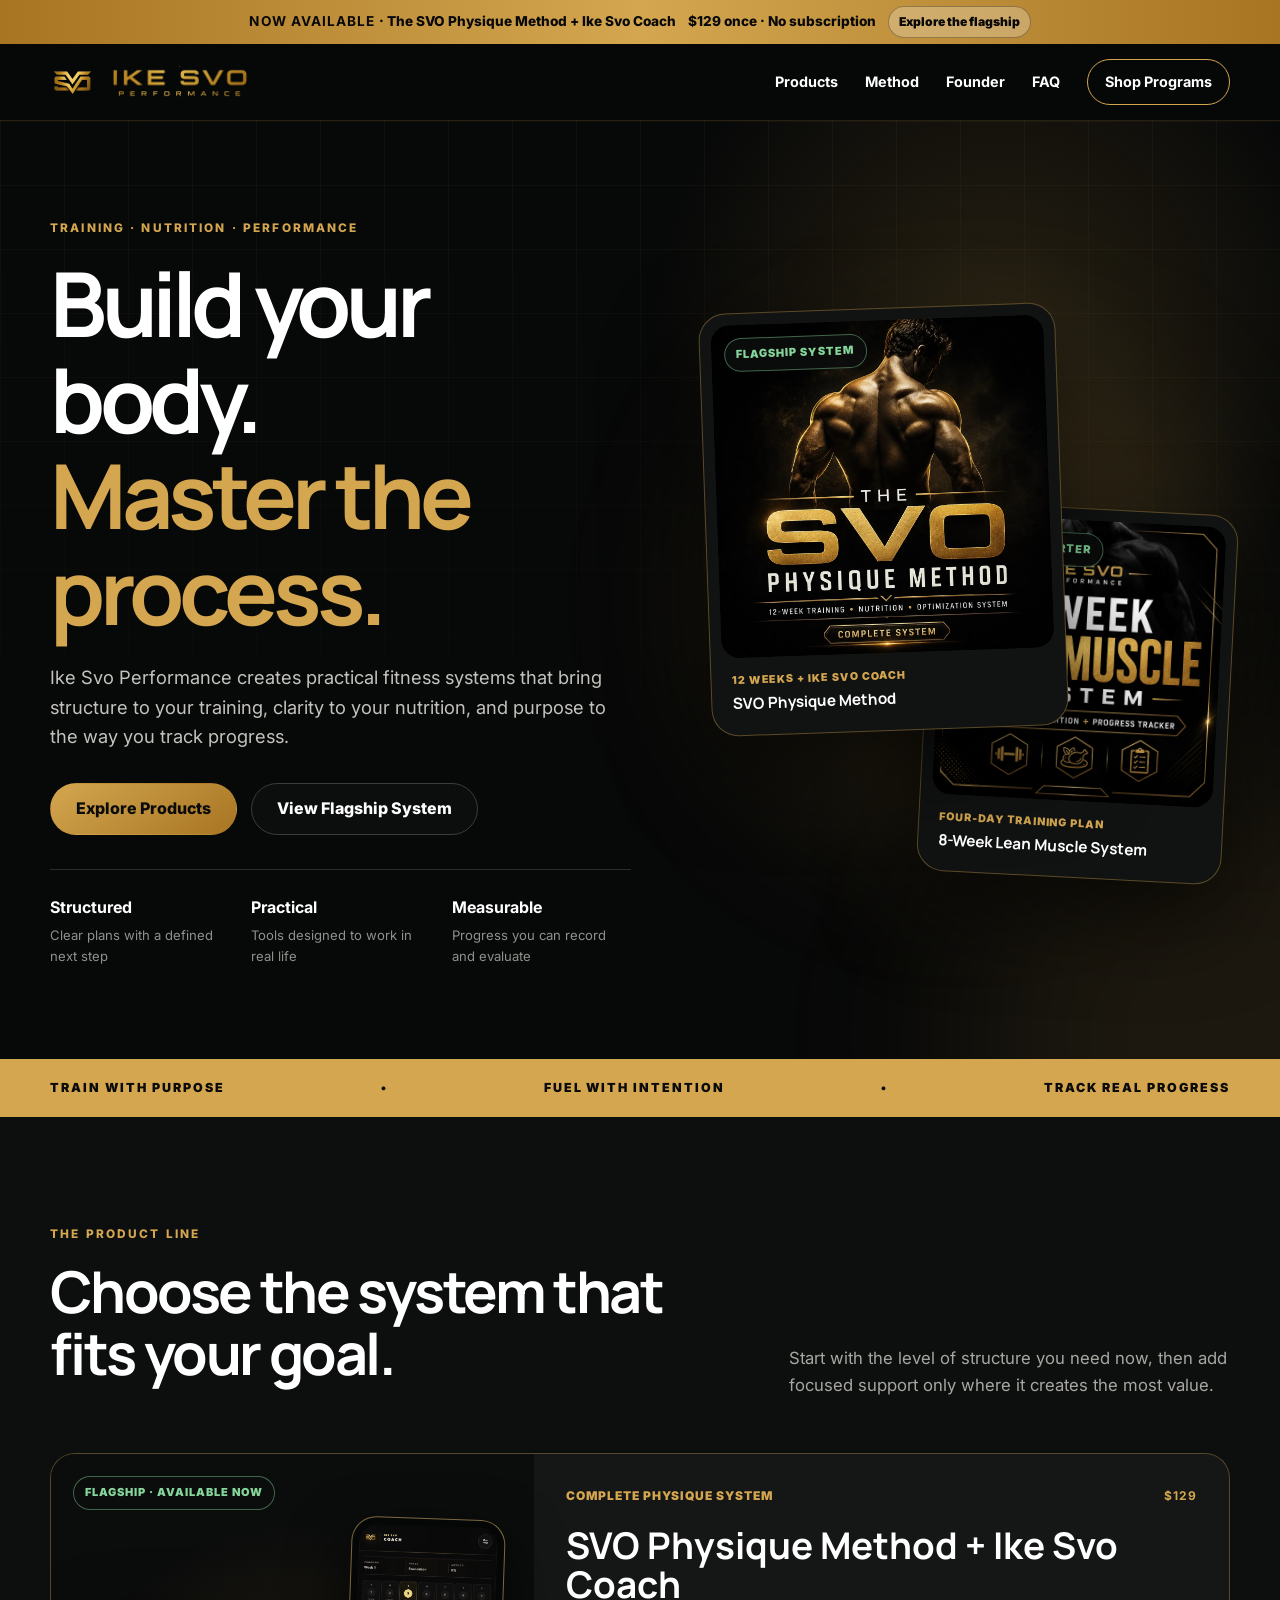
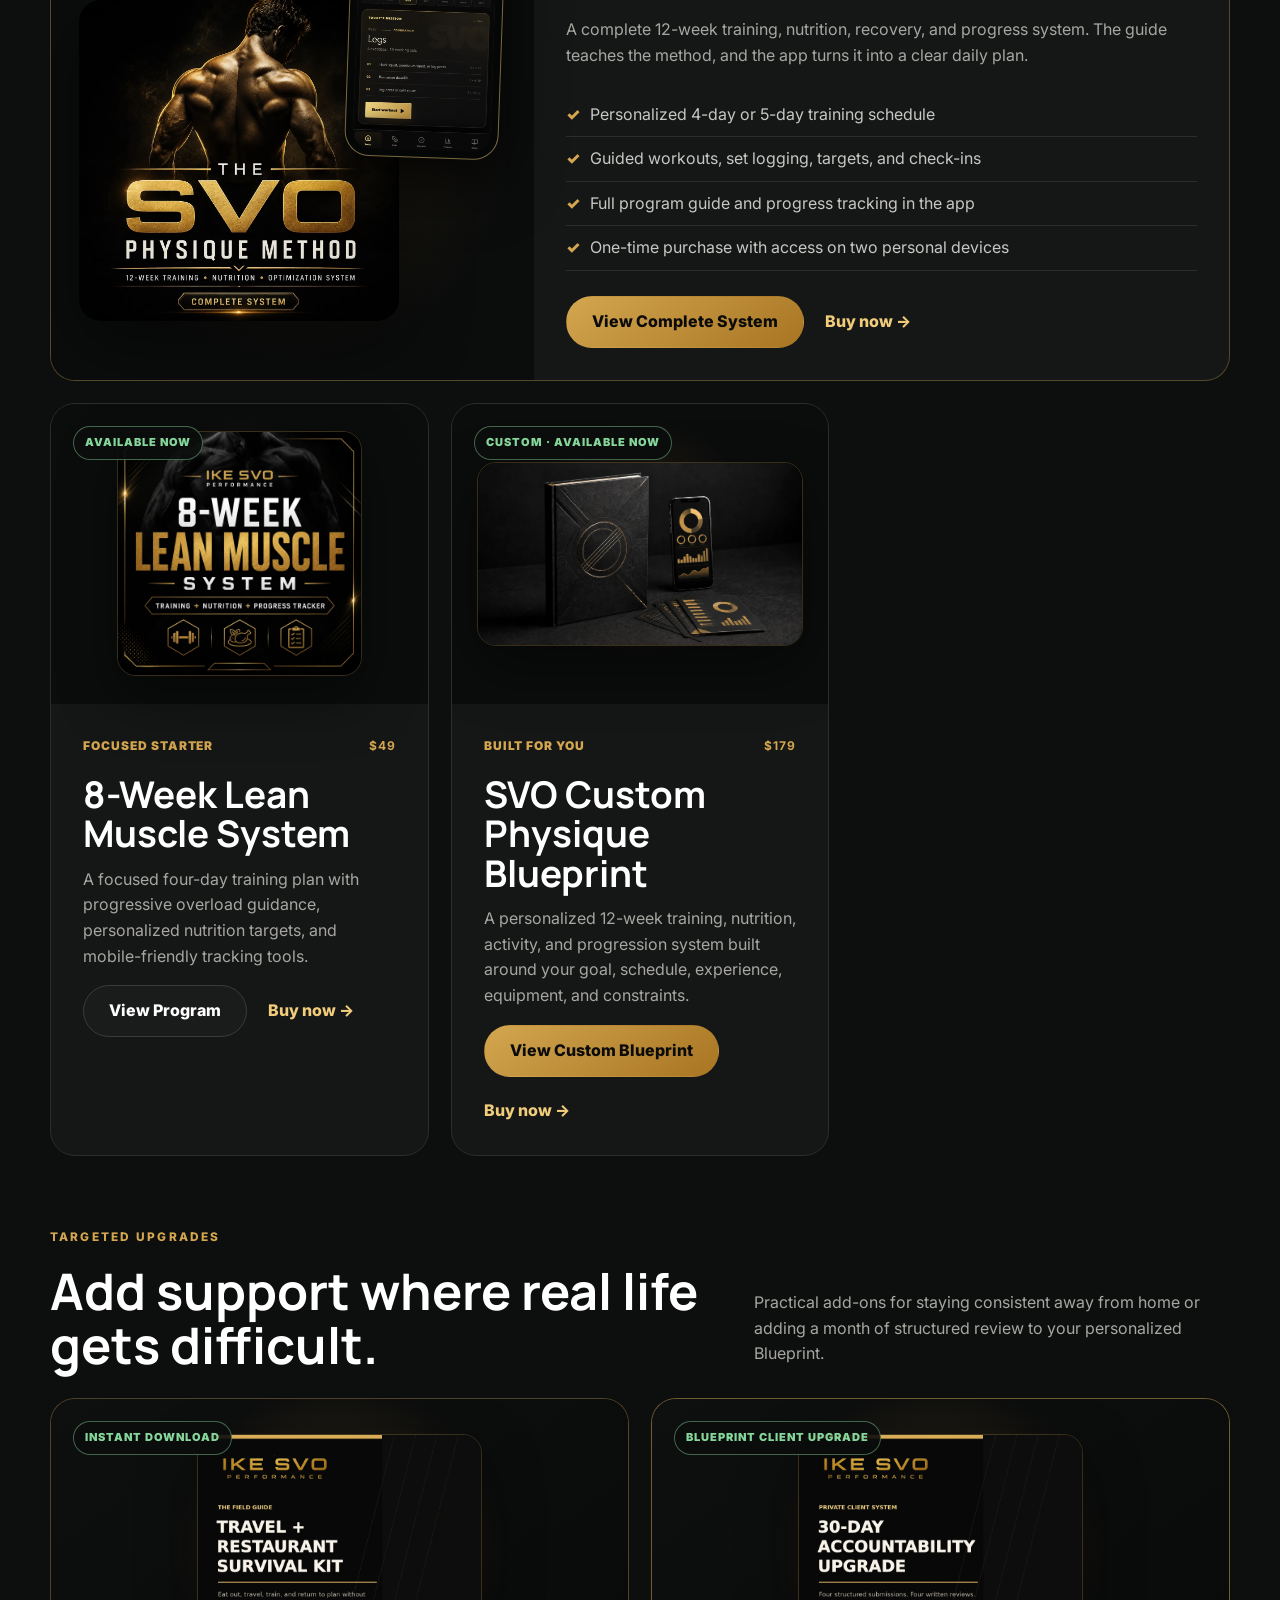
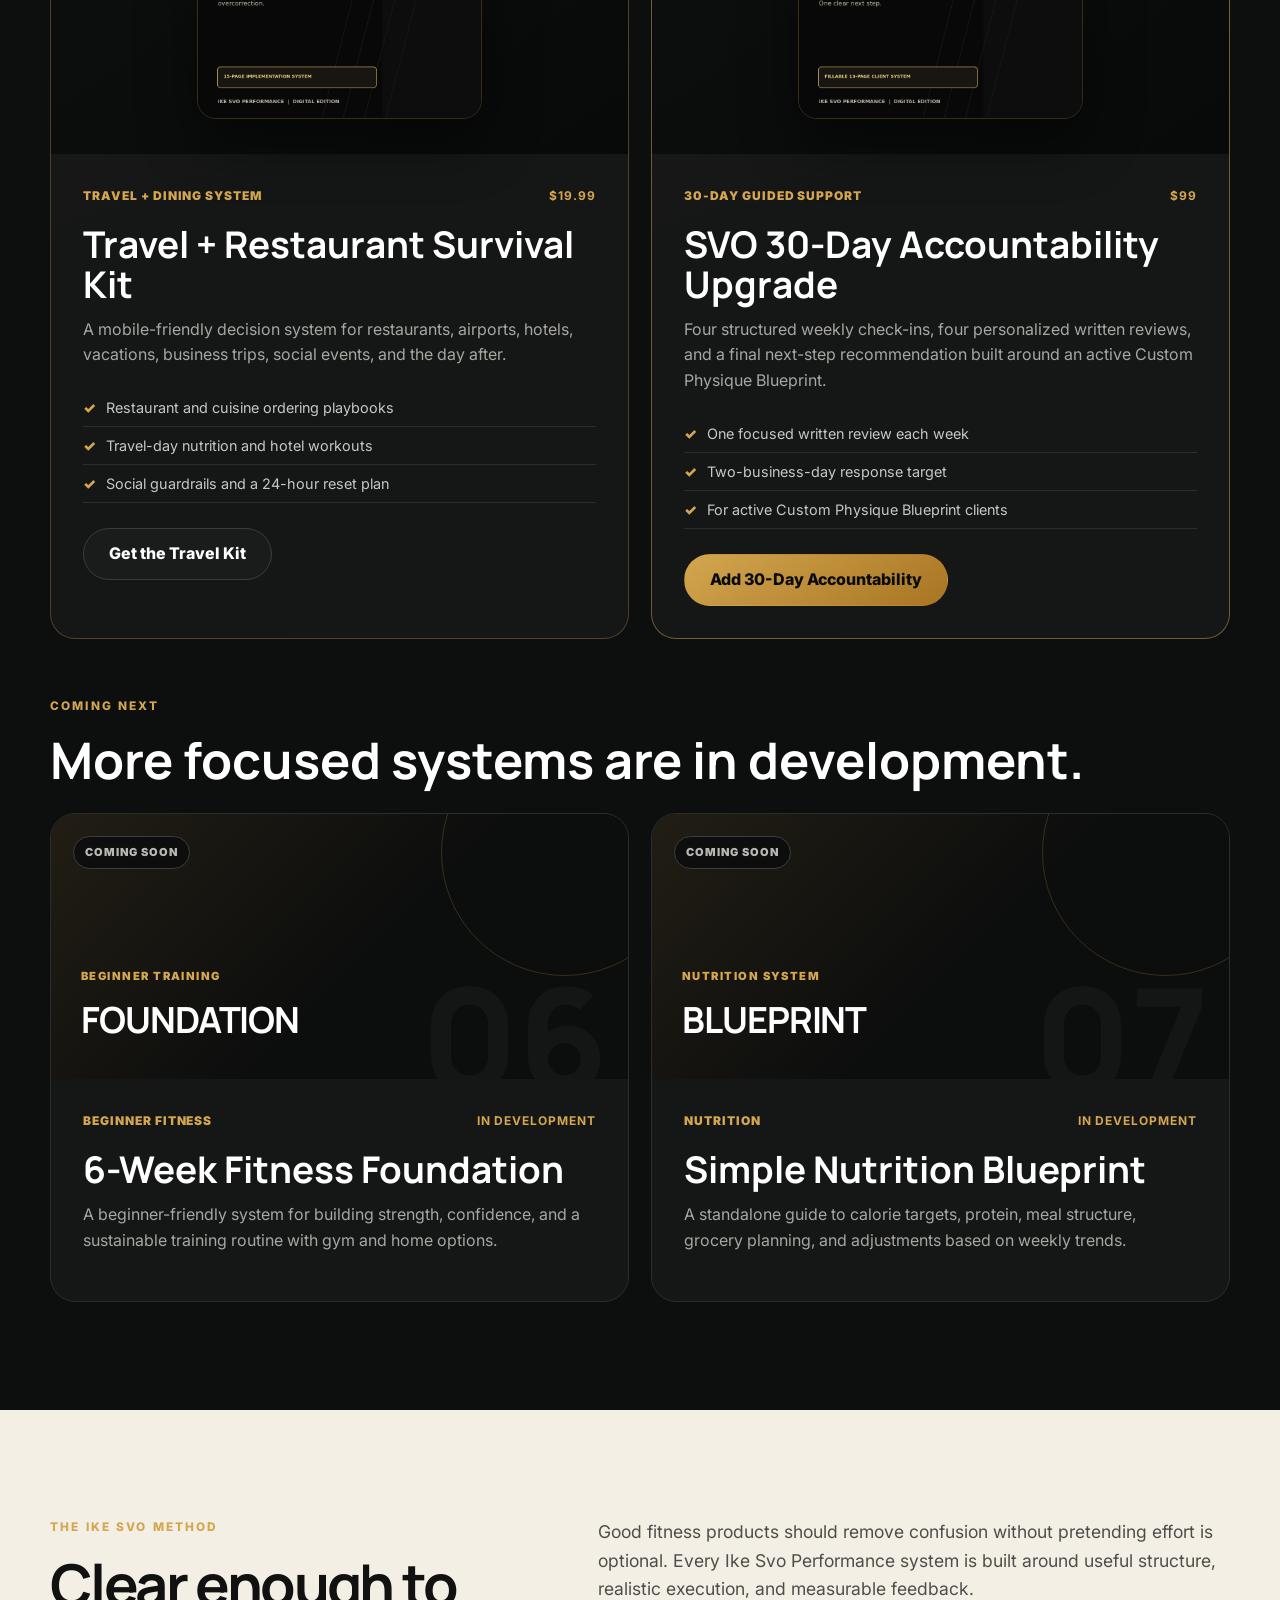
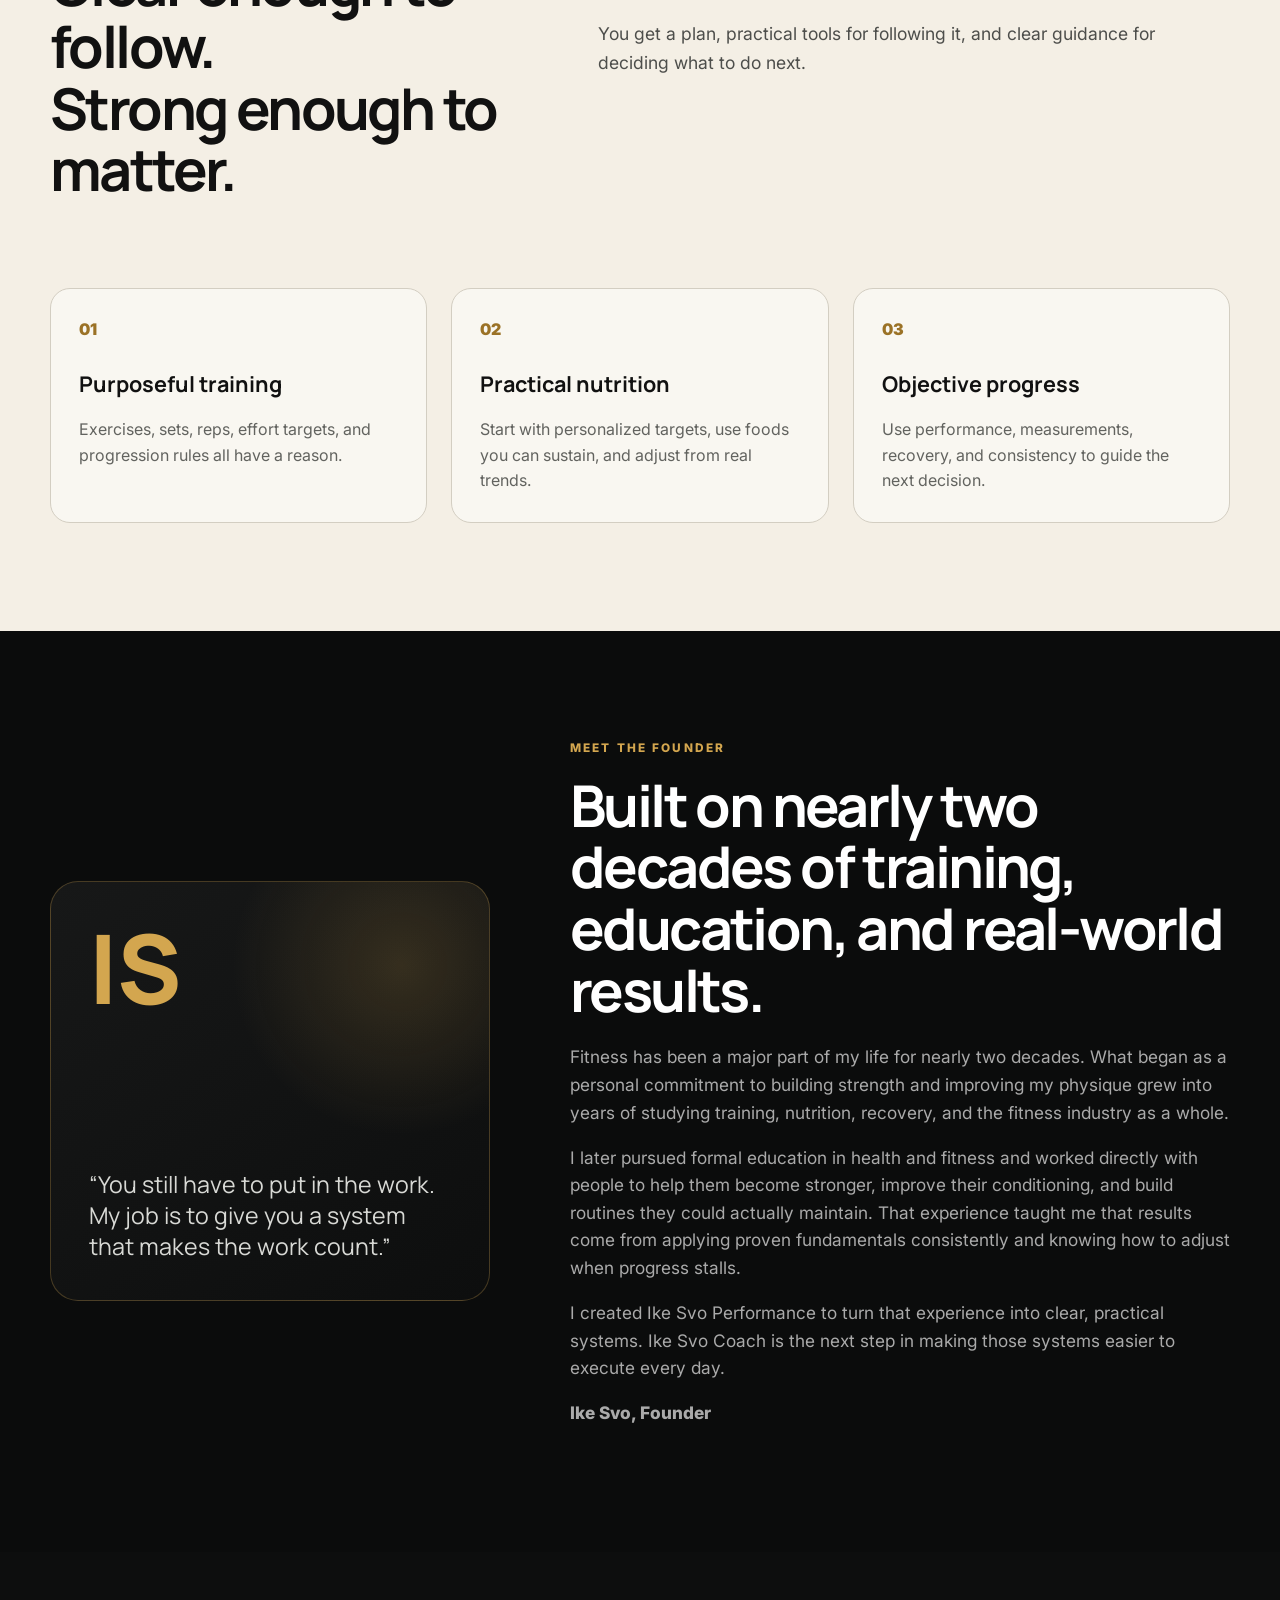
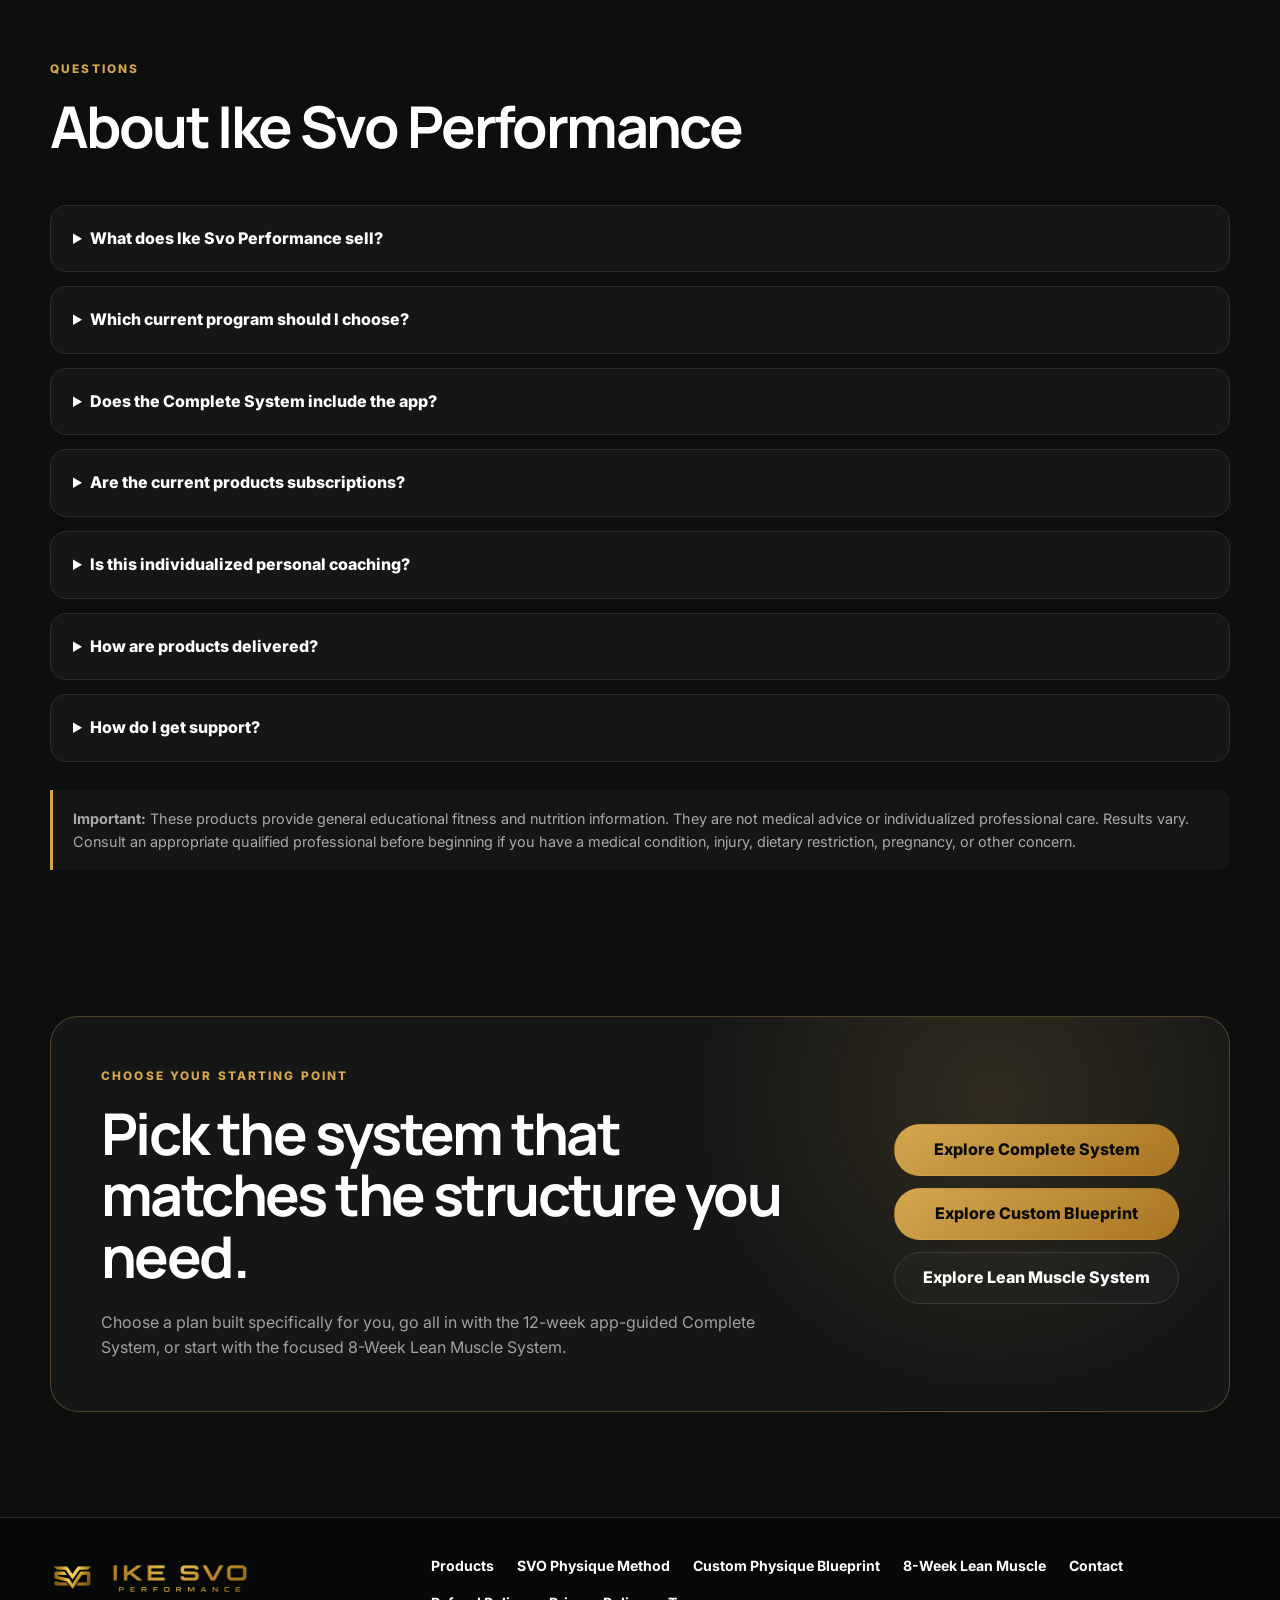
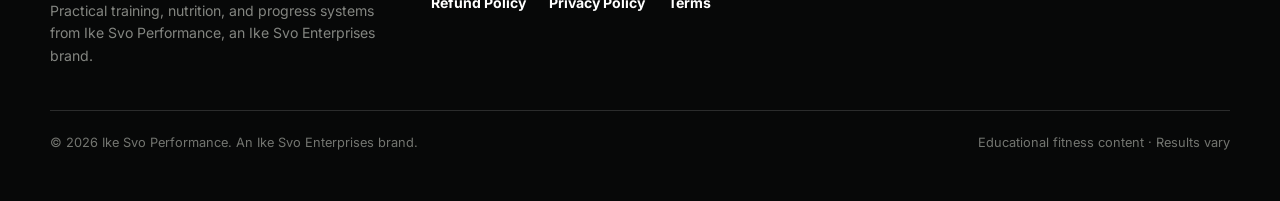
<file: index.html>
<!DOCTYPE html>
<html lang="en">
<head>
  <meta charset="UTF-8">
  <meta name="viewport" content="width=device-width, initial-scale=1.0">
  <meta name="description" content="Ike Svo Performance creates personalized and self-guided training, nutrition, progress, travel, and accountability systems—including the SVO Custom Physique Blueprint and SVO Physique Method.">
  <link rel="canonical" href="https://ike-svo-performance.netlify.app/">
  <meta property="og:type" content="website">
  <meta property="og:title" content="Ike Svo Performance | Training, Nutrition &amp; Progress Systems">
  <meta property="og:description" content="Practical fitness systems built to help you train with purpose, organize nutrition, and track measurable progress.">
  <meta property="og:url" content="https://ike-svo-performance.netlify.app/">
  <meta property="og:image" content="https://ike-svo-performance.netlify.app/svo-physique-method-cover.jpg">
  <meta property="og:image:width" content="1254">
  <meta property="og:image:height" content="1254">
  <meta property="og:image:alt" content="The SVO Physique Method complete 12-week system cover">
  <meta name="twitter:card" content="summary_large_image">
  <meta name="theme-color" content="#070808">
  <title>Ike Svo Performance | Training, Nutrition &amp; Progress Systems</title>
  <link rel="preconnect" href="https://fonts.googleapis.com">
  <link rel="preconnect" href="https://fonts.gstatic.com" crossorigin>
  <link href="https://fonts.googleapis.com/css2?family=Inter:wght@400;500;600;700;800&family=Manrope:wght@600;700;800&display=swap" rel="stylesheet">
  <link rel="icon" href="favicon.ico" sizes="any">
  <link rel="icon" type="image/png" href="svo-favicon-32.png" sizes="32x32">
  <link rel="apple-touch-icon" href="svo-app-icon-192.png">
  <link rel="stylesheet" href="styles.css?v=20260813">
</head>
<body class="home-page">
  <a class="skip-link" href="#main-content">Skip to content</a>

  <div class="launch-bar">
    <div class="container launch-inner">
      <span><strong>NOW AVAILABLE</strong> · The SVO Physique Method + Ike Svo Coach</span>
      <span>$129 once · No subscription</span>
      <a class="copy-code" href="svo-physique.html">Explore the flagship</a>
    </div>
  </div>

  <header class="site-header">
    <div class="container nav-wrap">
      <a class="brand" href="#top" aria-label="Ike Svo Performance home">
        <img class="brand-logo-mark" src="svo-logo-mark-web.webp" alt="" width="45" height="45">
        <img class="brand-logo-wordmark" src="svo-logo-wordmark-web.webp" alt="" width="600" height="148">
      </a>
      <button class="menu-toggle" type="button" aria-label="Open menu" aria-expanded="false" aria-controls="primary-navigation">☰</button>
      <nav class="nav-links" id="primary-navigation" aria-label="Primary navigation">
        <a href="#products">Products</a>
        <a href="#method">Method</a>
        <a href="#founder">Founder</a>
        <a href="#faq">FAQ</a>
        <a class="nav-cta" href="#products">Shop Programs</a>
      </nav>
    </div>
  </header>

  <main id="main-content">
    <section class="brand-hero" id="top">
      <div class="hero-grid-bg"></div>
      <div class="container brand-hero-grid">
        <div class="brand-hero-copy">
          <div class="eyebrow">Training · Nutrition · Performance</div>
          <h1>Build your body.<br><span>Master the process.</span></h1>
          <p class="hero-text">
            Ike Svo Performance creates practical fitness systems that bring structure to your training, clarity to your nutrition, and purpose to the way you track progress.
          </p>
          <div class="hero-actions">
            <a class="button button-gold" href="#products">Explore Products</a>
            <a class="button button-outline" href="svo-physique.html">View Flagship System</a>
          </div>
          <div class="brand-values">
            <div><strong>Structured</strong><span>Clear plans with a defined next step</span></div>
            <div><strong>Practical</strong><span>Tools designed to work in real life</span></div>
            <div><strong>Measurable</strong><span>Progress you can record and evaluate</span></div>
          </div>
        </div>

        <div class="brand-product-stack" role="group" aria-label="Available Ike Svo Performance products">
          <a class="brand-stack-card brand-stack-primary" href="svo-physique.html">
            <span class="status-badge available">Flagship system</span>
            <img src="svo-physique-method-cover.webp" width="1254" height="1254" alt="SVO Physique Method complete system cover" fetchpriority="high" decoding="async">
            <div><small>12 weeks + Ike Svo Coach</small><strong>SVO Physique Method</strong></div>
          </a>
          <a class="brand-stack-card brand-stack-secondary" href="lean-muscle.html">
            <span class="status-badge available">Focused starter</span>
            <img src="product-cover.webp" width="1200" height="1200" alt="8-Week Lean Muscle System cover" fetchpriority="high" decoding="async">
            <div><small>Four-day training plan</small><strong>8-Week Lean Muscle System</strong></div>
          </a>
        </div>
      </div>
    </section>

    <section class="ticker" aria-label="Brand focus">
      <div class="container ticker-inner">
        <span>TRAIN WITH PURPOSE</span><span>•</span><span>FUEL WITH INTENTION</span><span>•</span><span>TRACK REAL PROGRESS</span>
      </div>
    </section>

    <section class="section home-products" id="products">
      <div class="container">
        <div class="section-heading home-heading">
          <div>
            <div class="eyebrow">The product line</div>
            <h2>Choose the system that fits your goal.</h2>
          </div>
          <p>Start with the level of structure you need now, then add focused support only where it creates the most value.</p>
        </div>

        <div class="store-grid product-line-grid">
          <article class="store-card store-card-featured">
            <div class="store-image-wrap flagship-image-wrap">
              <span class="status-badge available">Flagship · Available now</span>
              <div class="flagship-pair">
                <img class="flagship-guide-image" src="svo-physique-method-cover.webp" width="1254" height="1254" alt="SVO Physique Method 12-week guide cover" loading="lazy" decoding="async">
                <div class="flagship-app-frame">
                  <img src="ike-svo-coach-dashboard.webp" width="1032" height="1682" alt="Ike Svo Coach dashboard with today's workout and program schedule" loading="lazy" decoding="async">
                </div>
              </div>
            </div>
            <div class="store-card-body">
              <div class="store-meta"><span>Complete physique system</span><strong>$129</strong></div>
              <h3>SVO Physique Method + Ike Svo Coach</h3>
              <p>A complete 12-week training, nutrition, recovery, and progress system. The guide teaches the method, and the app turns it into a clear daily plan.</p>
              <ul class="store-list">
                <li>Personalized 4-day or 5-day training schedule</li>
                <li>Guided workouts, set logging, targets, and check-ins</li>
                <li>Full program guide and progress tracking in the app</li>
                <li>One-time purchase with access on two personal devices</li>
              </ul>
              <div class="store-actions">
                <a class="button button-gold" href="svo-physique.html">View Complete System</a>
                <a class="text-link" href="https://payhip.com/b/asC7j" data-complete-system-link target="_blank" rel="noopener">Buy now →</a>
              </div>
            </div>
          </article>

          <article class="store-card compact-product-card">
            <div class="compact-product-visual">
              <span class="status-badge available">Available now</span>
              <img src="product-cover.webp" width="1200" height="1200" alt="8-Week Lean Muscle System cover" loading="lazy" decoding="async">
            </div>
            <div class="store-card-body">
              <div class="store-meta"><span>Focused starter</span><strong>$49</strong></div>
              <h3>8-Week Lean Muscle System</h3>
              <p>A focused four-day training plan with progressive overload guidance, personalized nutrition targets, and mobile-friendly tracking tools.</p>
              <div class="store-actions">
                <a class="button button-outline" href="lean-muscle.html">View Program</a>
                <a class="text-link" href="https://payhip.com/b/Aejir" target="_blank" rel="noopener">Buy now →</a>
              </div>
            </div>
          </article>

          <article class="store-card compact-product-card custom-blueprint-card">
            <div class="compact-product-visual custom-blueprint-visual">
              <span class="status-badge available">Custom · Available now</span>
              <img src="custom-physique-blueprint.webp" width="1200" height="676" alt="SVO Custom Physique Blueprint personalized plan system" loading="lazy" decoding="async">
            </div>
            <div class="store-card-body">
              <div class="store-meta"><span>Built for you</span><strong>$179</strong></div>
              <h3>SVO Custom Physique Blueprint</h3>
              <p>A personalized 12-week training, nutrition, activity, and progression system built around your goal, schedule, experience, equipment, and constraints.</p>
              <div class="store-actions">
                <a class="button button-gold" href="https://svo-custom-physique.netlify.app/">View Custom Blueprint</a>
                <a class="text-link" href="https://payhip.com/b/n8ptT" target="_blank" rel="noopener">Buy now →</a>
              </div>
            </div>
          </article>

        </div>

        <div class="product-tier-heading">
          <div>
            <div class="eyebrow">Targeted upgrades</div>
            <h3>Add support where real life gets difficult.</h3>
          </div>
          <p>Practical add-ons for staying consistent away from home or adding a month of structured review to your personalized Blueprint.</p>
        </div>

        <div class="store-grid add-on-grid">
          <article class="store-card compact-product-card add-on-card">
            <div class="compact-product-visual add-on-visual">
              <span class="status-badge available">Instant download</span>
              <img src="svo-travel-survival-kit-cover.webp" width="1600" height="1600" alt="SVO Travel and Restaurant Survival Kit cover" loading="lazy" decoding="async">
            </div>
            <div class="store-card-body">
              <div class="store-meta"><span>Travel + dining system</span><strong>$19.99</strong></div>
              <h3>Travel + Restaurant Survival Kit</h3>
              <p>A mobile-friendly decision system for restaurants, airports, hotels, vacations, business trips, social events, and the day after.</p>
              <ul class="store-list compact-list">
                <li>Restaurant and cuisine ordering playbooks</li>
                <li>Travel-day nutrition and hotel workouts</li>
                <li>Social guardrails and a 24-hour reset plan</li>
              </ul>
              <div class="store-actions">
                <a class="button button-outline" href="https://payhip.com/b/hBEba" target="_blank" rel="noopener">Get the Travel Kit</a>
              </div>
            </div>
          </article>

          <article class="store-card compact-product-card add-on-card accountability-card">
            <div class="compact-product-visual add-on-visual">
              <span class="status-badge available">Blueprint client upgrade</span>
              <img src="svo-accountability-upgrade-cover.webp" width="1600" height="1600" alt="SVO 30-Day Accountability Upgrade cover" loading="lazy" decoding="async">
            </div>
            <div class="store-card-body">
              <div class="store-meta"><span>30-day guided support</span><strong>$99</strong></div>
              <h3>SVO 30-Day Accountability Upgrade</h3>
              <p>Four structured weekly check-ins, four personalized written reviews, and a final next-step recommendation built around an active Custom Physique Blueprint.</p>
              <ul class="store-list compact-list">
                <li>One focused written review each week</li>
                <li>Two-business-day response target</li>
                <li>For active Custom Physique Blueprint clients</li>
              </ul>
              <div class="store-actions">
                <a class="button button-gold" href="https://payhip.com/b/hQTBs" target="_blank" rel="noopener">Add 30-Day Accountability</a>
              </div>
            </div>
          </article>
        </div>

        <div class="product-tier-heading product-tier-heading-secondary">
          <div>
            <div class="eyebrow">Coming next</div>
            <h3>More focused systems are in development.</h3>
          </div>
        </div>

        <div class="store-grid coming-grid">

          <article class="store-card">
            <div class="coming-visual">
              <span class="status-badge">Coming soon</span>
              <span class="product-number">06</span>
              <div><small>Beginner training</small><strong>FOUNDATION</strong></div>
            </div>
            <div class="store-card-body">
              <div class="store-meta"><span>Beginner fitness</span><strong>In development</strong></div>
              <h3>6-Week Fitness Foundation</h3>
              <p>A beginner-friendly system for building strength, confidence, and a sustainable training routine with gym and home options.</p>
            </div>
          </article>

          <article class="store-card">
            <div class="coming-visual">
              <span class="status-badge">Coming soon</span>
              <span class="product-number">07</span>
              <div><small>Nutrition system</small><strong>BLUEPRINT</strong></div>
            </div>
            <div class="store-card-body">
              <div class="store-meta"><span>Nutrition</span><strong>In development</strong></div>
              <h3>Simple Nutrition Blueprint</h3>
              <p>A standalone guide to calorie targets, protein, meal structure, grocery planning, and adjustments based on weekly trends.</p>
            </div>
          </article>
        </div>
      </div>
    </section>

    <section class="section home-feature" id="method">
      <div class="container">
        <div class="two-column">
          <div>
            <div class="eyebrow">The Ike Svo method</div>
            <h2>Clear enough to follow.<br>Strong enough to matter.</h2>
          </div>
          <div class="approach-copy">
            <p>Good fitness products should remove confusion without pretending effort is optional. Every Ike Svo Performance system is built around useful structure, realistic execution, and measurable feedback.</p>
            <p>You get a plan, practical tools for following it, and clear guidance for deciding what to do next.</p>
          </div>
        </div>
        <div class="pillars-grid">
          <article><span>01</span><h3>Purposeful training</h3><p>Exercises, sets, reps, effort targets, and progression rules all have a reason.</p></article>
          <article><span>02</span><h3>Practical nutrition</h3><p>Start with personalized targets, use foods you can sustain, and adjust from real trends.</p></article>
          <article><span>03</span><h3>Objective progress</h3><p>Use performance, measurements, recovery, and consistency to guide the next decision.</p></article>
        </div>
      </div>
    </section>

    <section class="section founder-section" id="founder">
      <div class="container founder-grid">
        <div class="founder-card">
          <div class="founder-monogram">IS</div>
          <blockquote>“You still have to put in the work. My job is to give you a system that makes the work count.”</blockquote>
        </div>
        <div class="founder-copy">
          <div class="eyebrow">Meet the founder</div>
          <h2>Built on nearly two decades of training, education, and real-world results.</h2>
          <p>Fitness has been a major part of my life for nearly two decades. What began as a personal commitment to building strength and improving my physique grew into years of studying training, nutrition, recovery, and the fitness industry as a whole.</p>
          <p>I later pursued formal education in health and fitness and worked directly with people to help them become stronger, improve their conditioning, and build routines they could actually maintain. That experience taught me that results come from applying proven fundamentals consistently and knowing how to adjust when progress stalls.</p>
          <p>I created Ike Svo Performance to turn that experience into clear, practical systems. Ike Svo Coach is the next step in making those systems easier to execute every day.</p>
          <p class="founder-signoff">Ike Svo, Founder</p>
        </div>
      </div>
    </section>

    <section class="section faq-section" id="faq">
      <div class="container">
        <div class="section-heading">
          <div class="eyebrow">Questions</div>
          <h2>About Ike Svo Performance</h2>
        </div>
        <div class="faq-list">
          <details><summary>What does Ike Svo Performance sell?</summary><p>Digital fitness systems focused on resistance training, nutrition organization, measurable progress, and real-world execution. The lineup includes the personalized SVO Custom Physique Blueprint, the app-guided 12-Week SVO Physique Method, the focused 8-Week Lean Muscle System, and targeted travel and accountability upgrades.</p></details>
          <details><summary>Which current program should I choose?</summary><p>Choose the Custom Physique Blueprint if you want a plan built around your specific goal, schedule, equipment, and constraints. Choose the Complete System if you want a structured 12-week app-guided experience. Choose the Lean Muscle System if you want a simpler four-day program at a lower price. The Travel + Restaurant Survival Kit works as a standalone real-world consistency guide, while the 30-Day Accountability Upgrade is reserved for active Custom Physique Blueprint clients.</p></details>
          <details><summary>Does the Complete System include the app?</summary><p>Yes. The $129 Complete System includes the full SVO Physique Method, activation instructions, and one Ike Svo Coach license for use on up to two personal devices.</p></details>
          <details><summary>Are the current products subscriptions?</summary><p>No. All current products are one-time purchases. There is no recurring monthly charge.</p></details>
          <details><summary>Is this individualized personal coaching?</summary><p>The Custom Physique Blueprint is a personalized digital product with one included revision, not unlimited daily coaching. The 30-Day Accountability Upgrade adds four asynchronous written reviews and one brief clarification follow-up per review; it does not include daily monitoring, live calls, emergency support, or medical care. The remaining systems are self-guided educational fitness products.</p></details>
          <details><summary>How are products delivered?</summary><p>Purchases are securely processed through Payhip. Self-guided files and access instructions appear after checkout and are also sent to the order email. For the Custom Physique Blueprint, complete and return the intake after purchase; the personalized plan is then delivered by email, with a target of 72 hours after the complete intake is confirmed. Accountability clients activate their 30-day window using the instructions inside the downloaded workbook.</p></details>
          <details><summary>How do I get support?</summary><p>Email <a href="mailto:ikesvoenterprises@gmail.com">ikesvoenterprises@gmail.com</a> and include the email used at checkout plus a short description of the issue.</p></details>
        </div>
        <div class="disclaimer"><strong>Important:</strong> These products provide general educational fitness and nutrition information. They are not medical advice or individualized professional care. Results vary. Consult an appropriate qualified professional before beginning if you have a medical condition, injury, dietary restriction, pregnancy, or other concern.</div>
      </div>
    </section>

    <section class="cta-section">
      <div class="container cta-card final-cta-card home-choice-cta">
        <div>
          <div class="eyebrow">Choose your starting point</div>
          <h2>Pick the system that matches the structure you need.</h2>
          <p>Choose a plan built specifically for you, go all in with the 12-week app-guided Complete System, or start with the focused 8-Week Lean Muscle System.</p>
        </div>
        <div class="cta-actions home-choice-actions">
          <a class="button button-gold" href="svo-physique.html">Explore Complete System</a>
          <a class="button button-gold" href="https://svo-custom-physique.netlify.app/">Explore Custom Blueprint</a>
          <a class="button button-outline" href="lean-muscle.html">Explore Lean Muscle System</a>
        </div>
      </div>
    </section>
  </main>

  <footer>
    <div class="container">
      <div class="footer-top">
        <div>
          <a class="brand" href="#top" aria-label="Ike Svo Performance home">
            <img class="brand-logo-mark" src="svo-logo-mark-web.webp" alt="" width="45" height="45" loading="lazy">
            <img class="brand-logo-wordmark" src="svo-logo-wordmark-web.webp" alt="" width="600" height="148" loading="lazy">
          </a>
          <p class="footer-copy">Practical training, nutrition, and progress systems from Ike Svo Performance, an Ike Svo Enterprises brand.</p>
        </div>
        <nav class="footer-links" aria-label="Footer navigation">
          <a href="#products">Products</a>
          <a href="svo-physique.html">SVO Physique Method</a>
          <a href="https://svo-custom-physique.netlify.app/">Custom Physique Blueprint</a>
          <a href="lean-muscle.html">8-Week Lean Muscle</a>
          <a href="contact.html">Contact</a>
          <a href="refund.html">Refund Policy</a>
          <a href="privacy.html">Privacy Policy</a>
          <a href="terms.html">Terms</a>
        </nav>
      </div>
      <div class="footer-bottom">
        <span>© <span id="year"></span> Ike Svo Performance. An Ike Svo Enterprises brand.</span>
        <span>Educational fitness content · Results vary</span>
      </div>
    </div>
  </footer>

  <script src="script.js"></script>
</body>
</html>
</file>
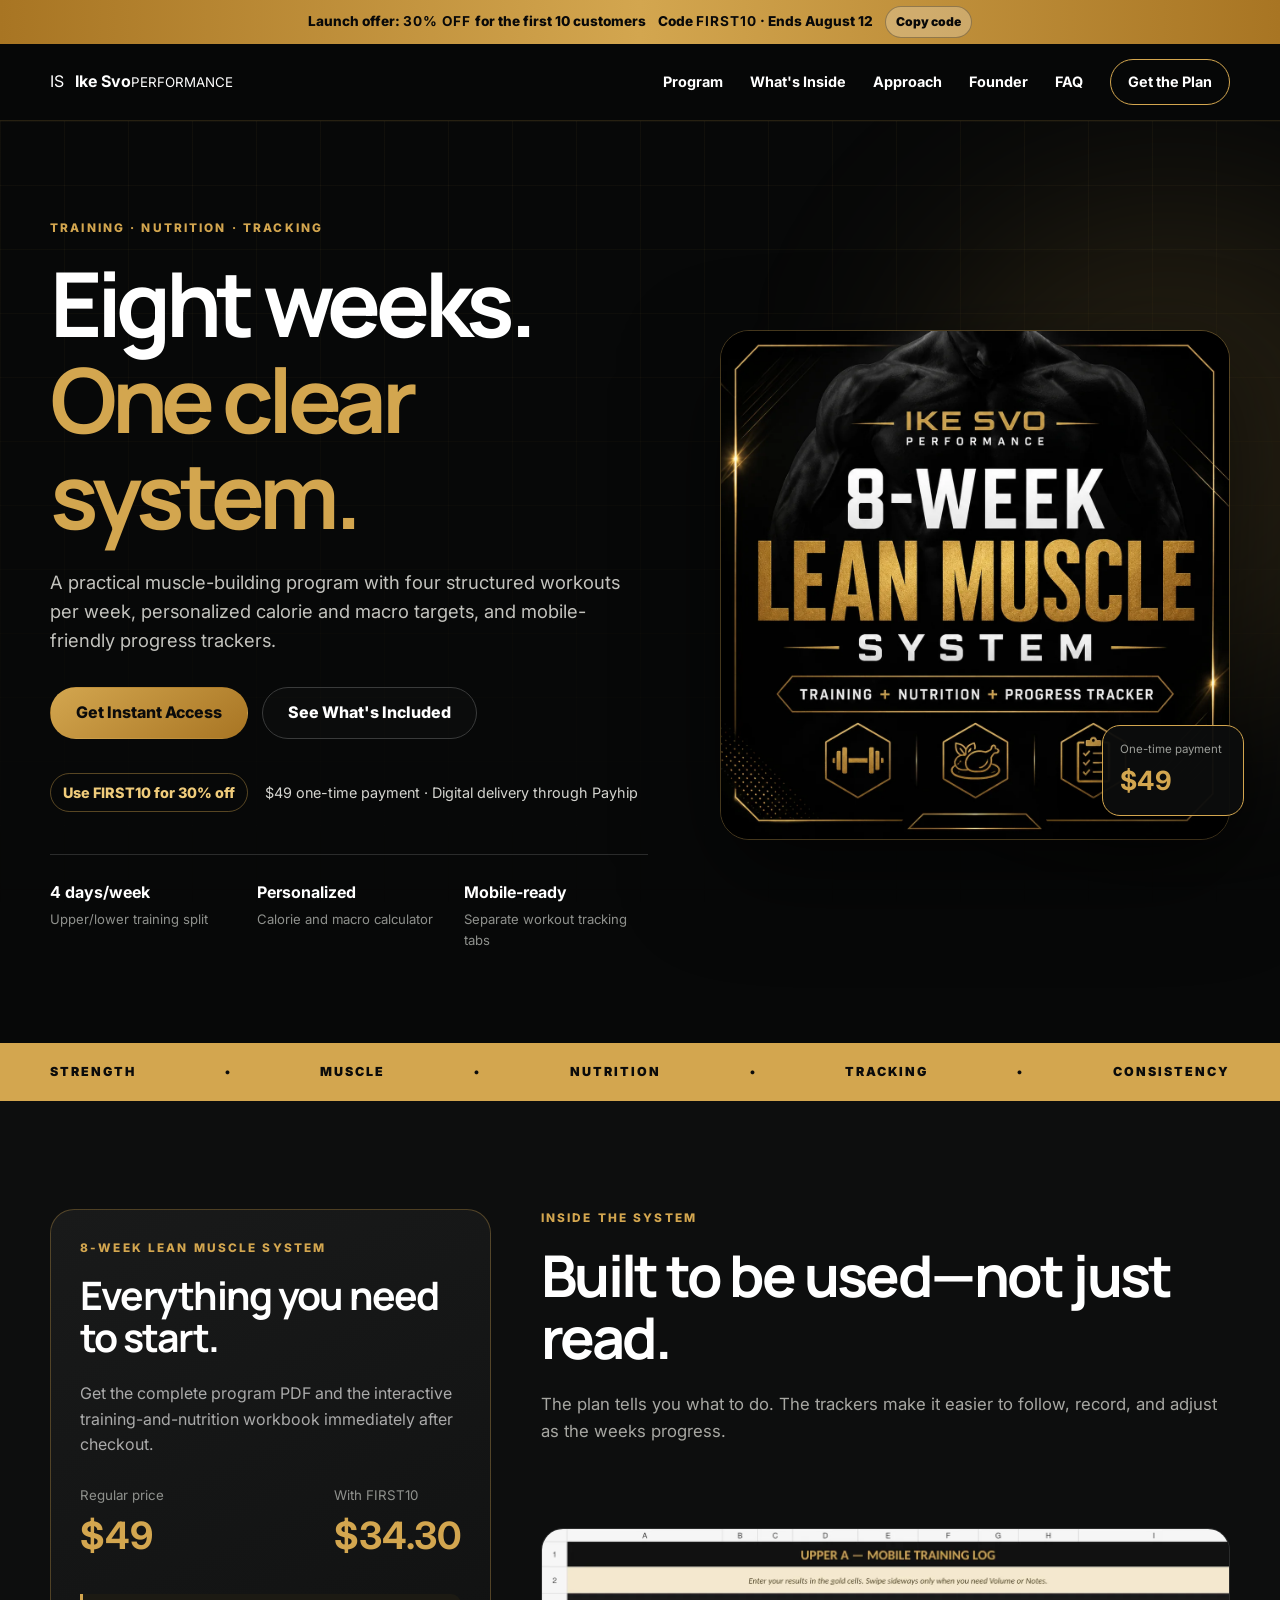
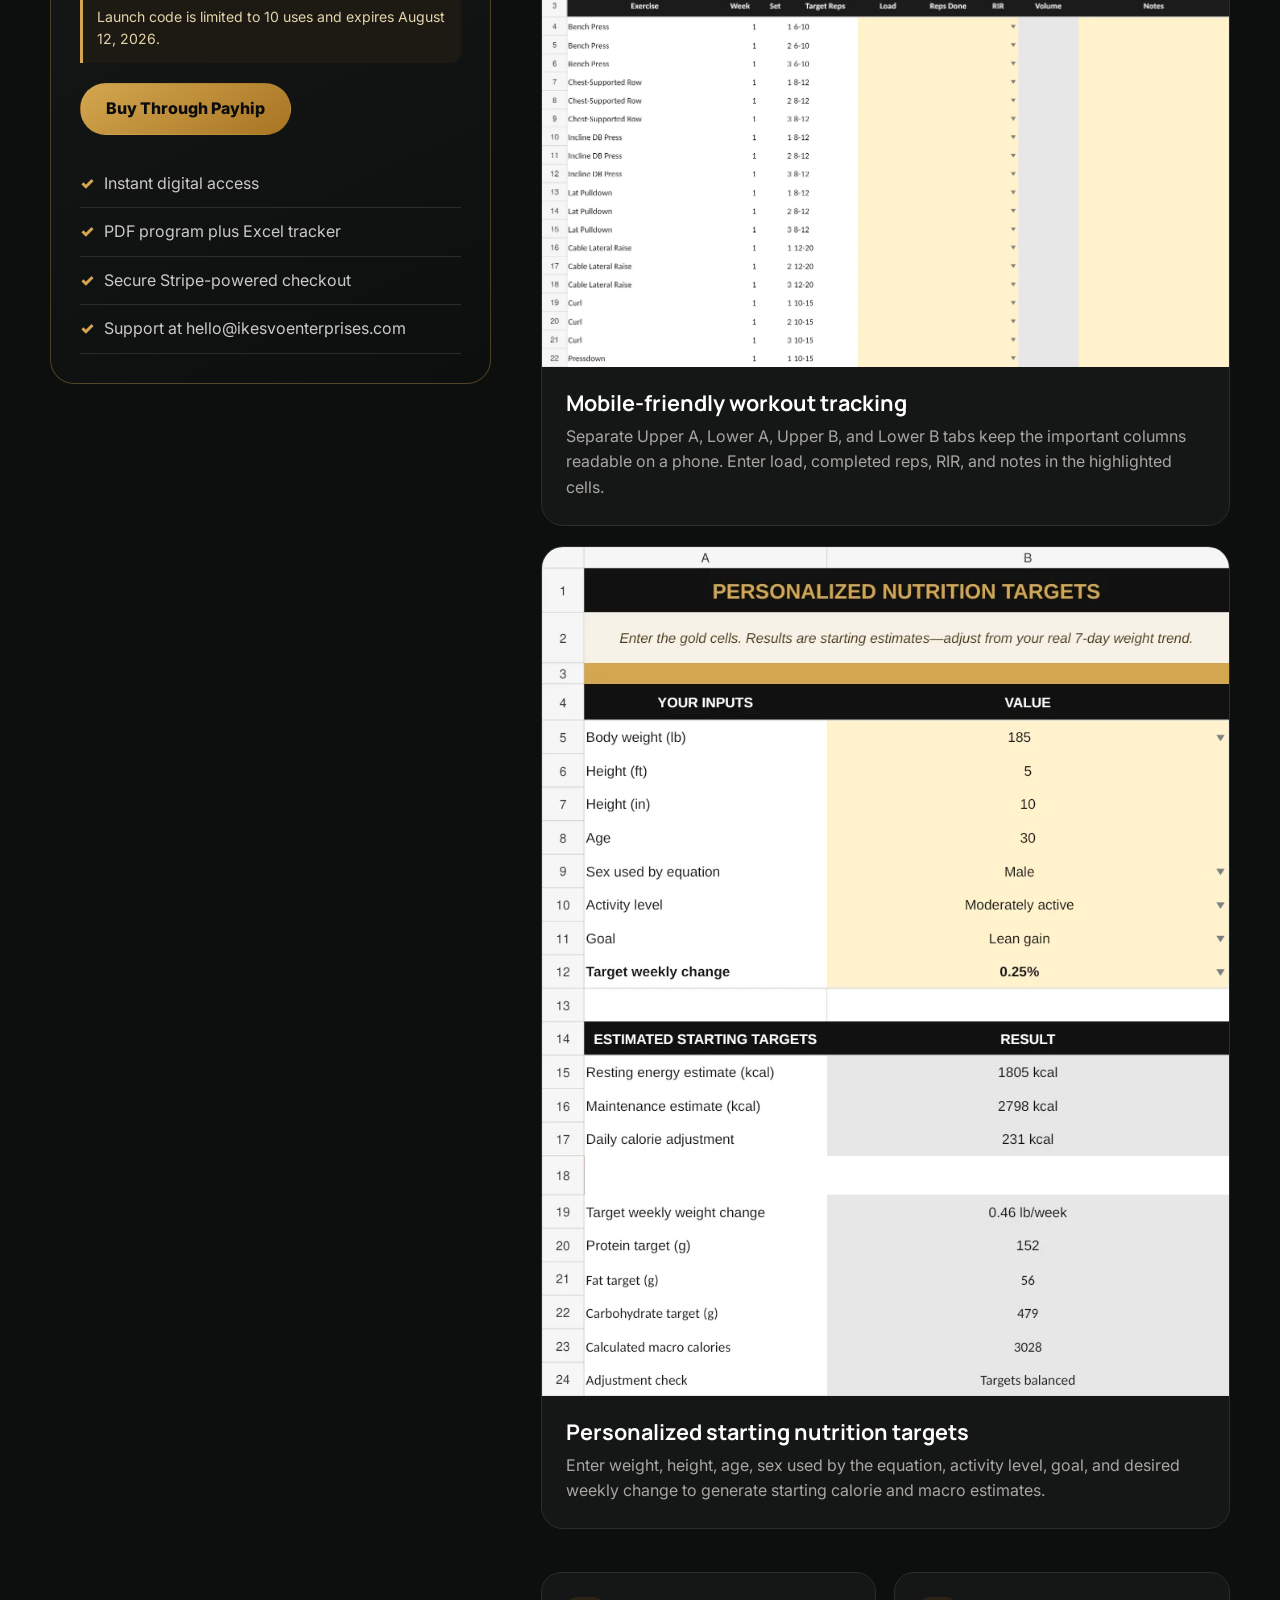
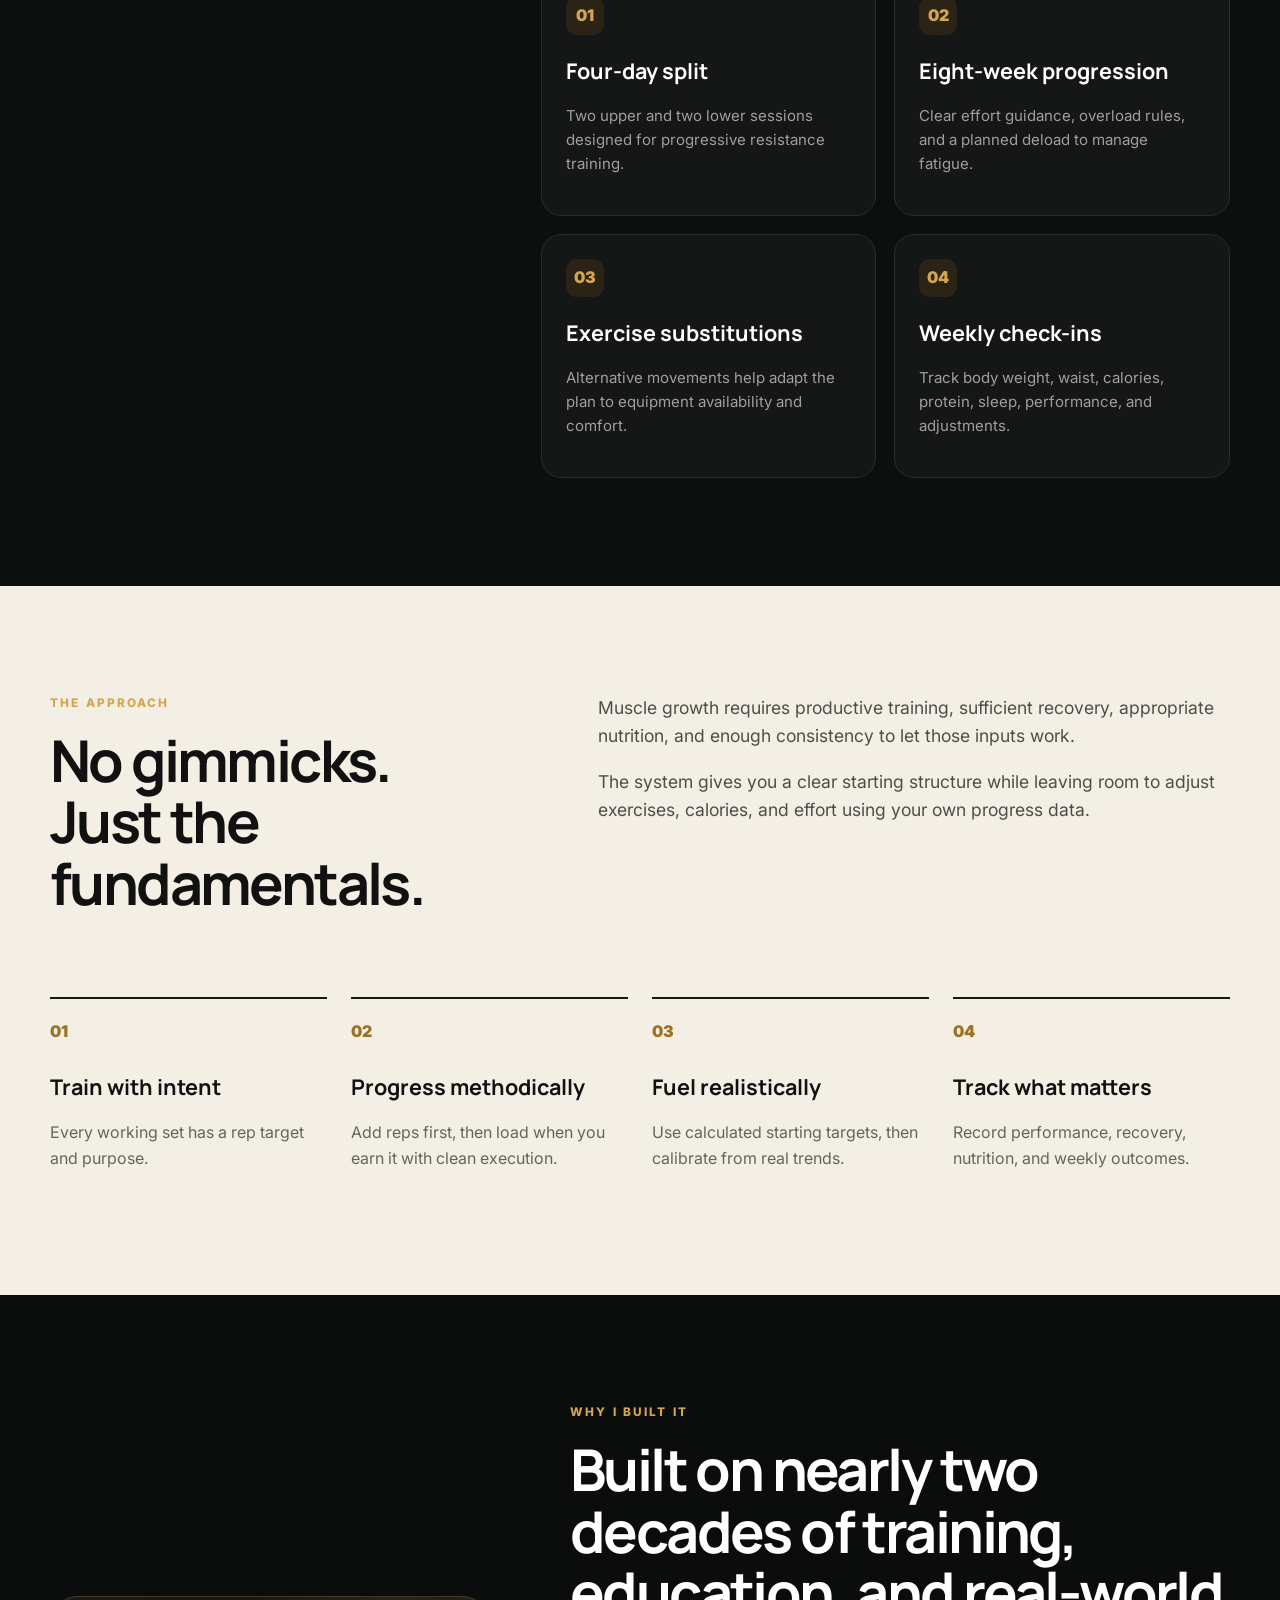
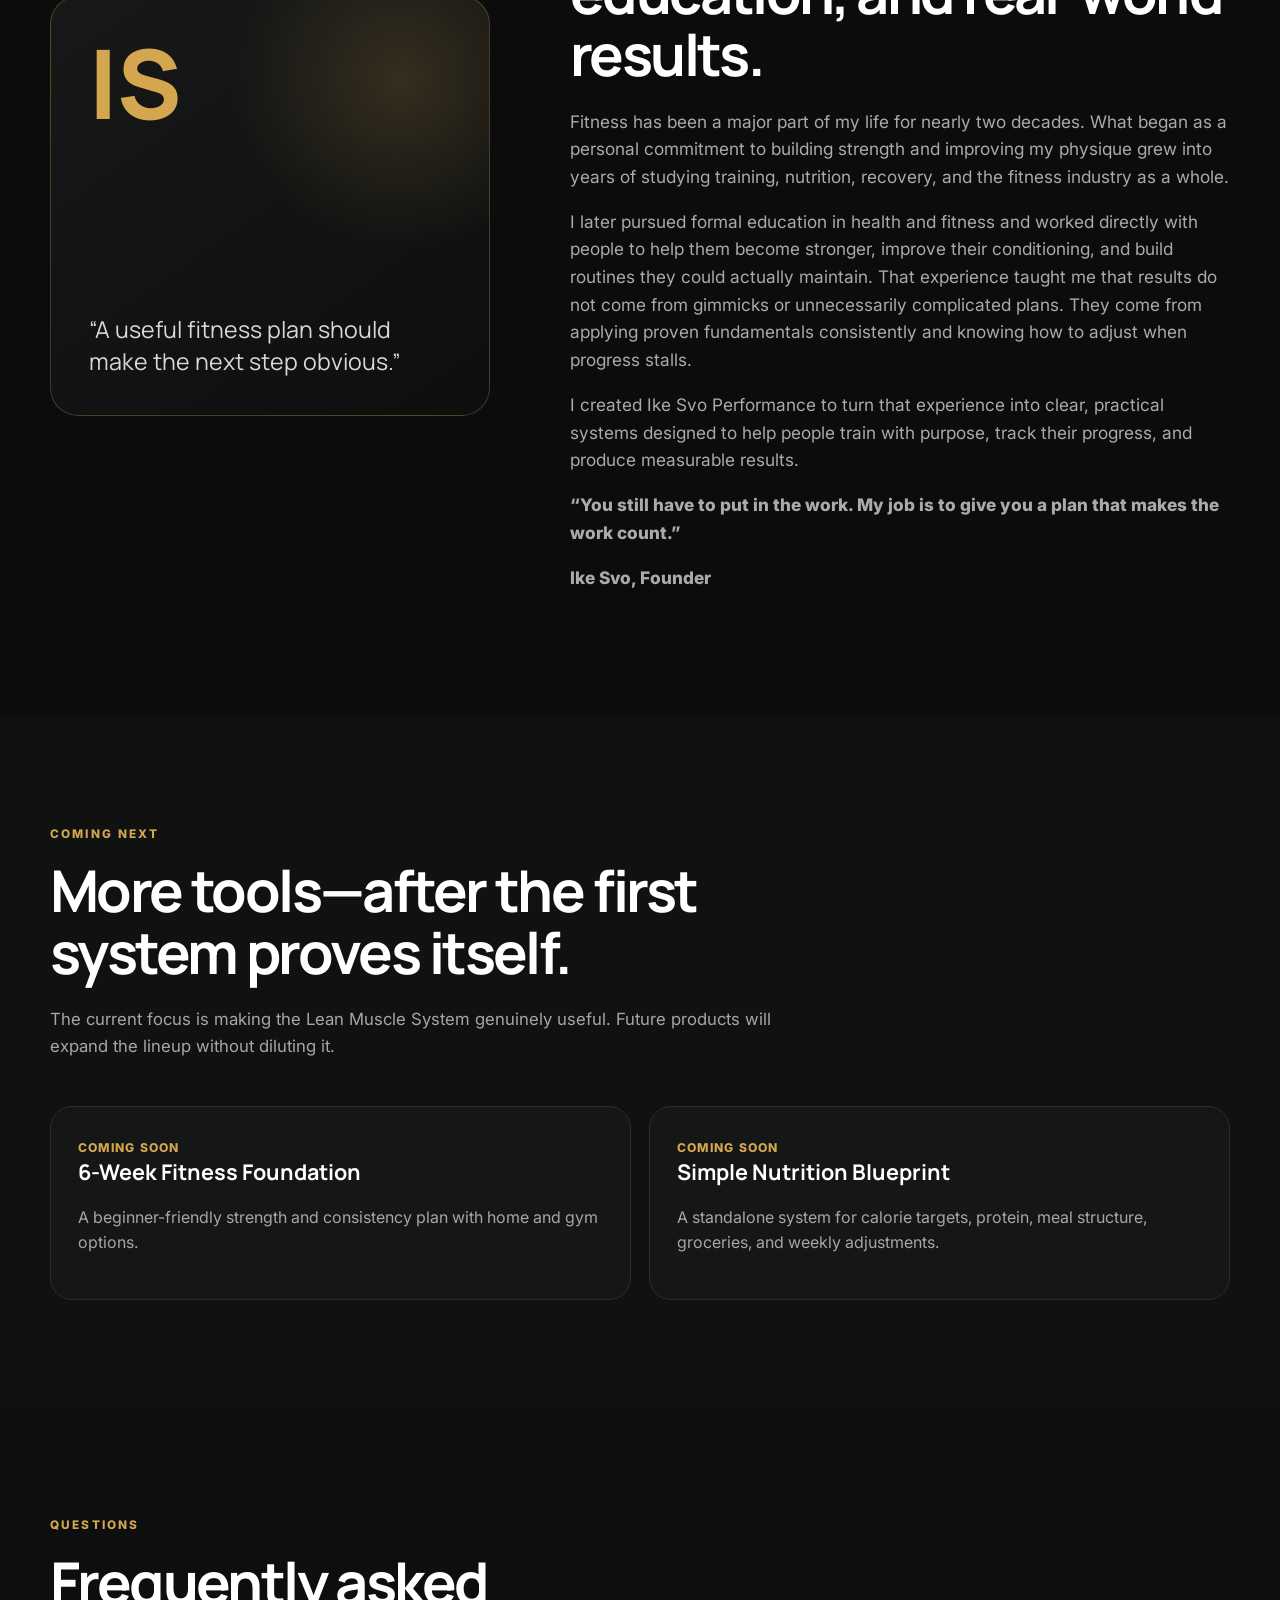
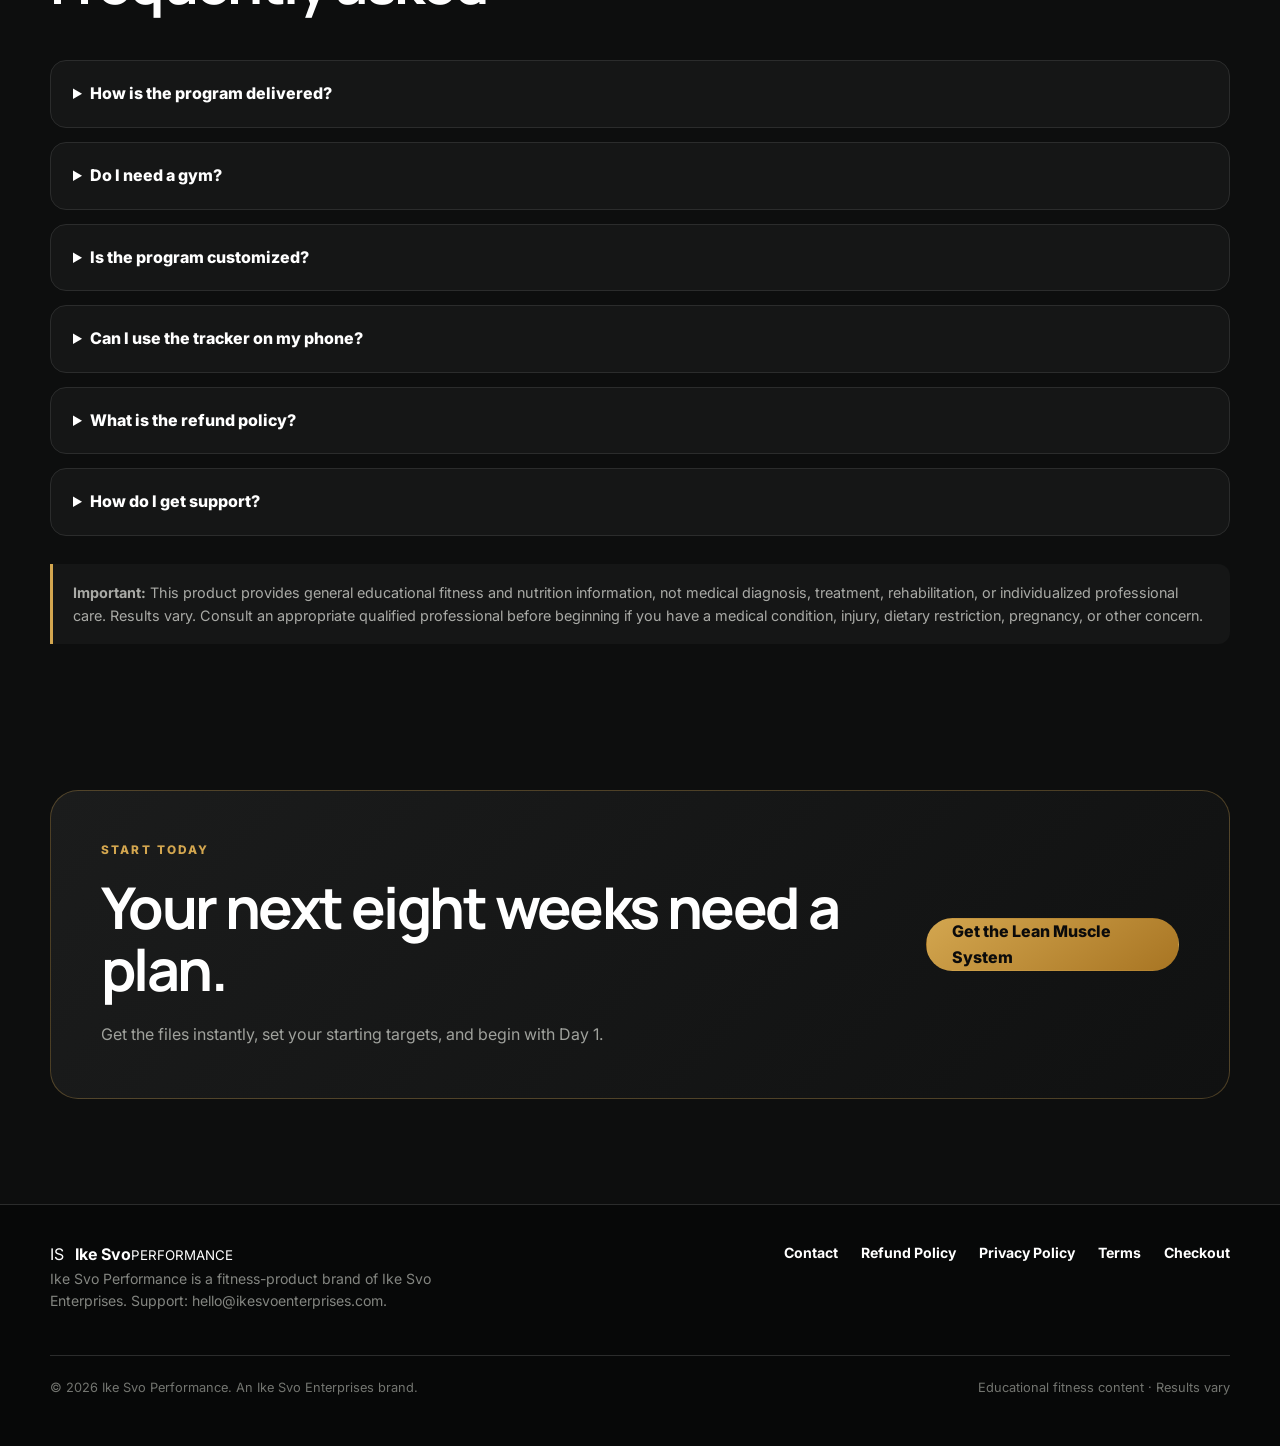
<file:     index.html.html>
<!DOCTYPE html>
<html lang="en">
<head>
  <meta charset="UTF-8">
  <meta name="viewport" content="width=device-width, initial-scale=1.0">
  <meta name="description" content="The Ike Svo Performance 8-Week Lean Muscle System combines structured training, personalized nutrition targets, and progress tracking in one instant digital download.">
  <title>8-Week Lean Muscle System | Ike Svo Performance</title>
  <link rel="preconnect" href="https://fonts.googleapis.com">
  <link rel="preconnect" href="https://fonts.gstatic.com" crossorigin>
  <link href="https://fonts.googleapis.com/css2?family=Inter:wght@400;500;600;700;800&family=Manrope:wght@600;700;800&display=swap" rel="stylesheet">
  <link rel="stylesheet" href="styles.css">
</head>
<body>
  <div class="launch-bar">
    <div class="container launch-inner">
      <span>Launch offer: <strong>30% OFF</strong> for the first 10 customers</span>
      <span>Code <strong>FIRST10</strong> · Ends August 12</span>
      <button class="copy-code" data-copy-code="FIRST10" type="button">Copy code</button>
    </div>
  </div>

  <header class="site-header">
    <div class="container nav-wrap">
      <a class="brand" href="#top" aria-label="Ike Svo Performance home">
        <span class="brand-mark">IS</span>
        <span><strong>Ike Svo</strong><small>PERFORMANCE</small></span>
      </a>
      <button class="menu-toggle" aria-label="Open menu" aria-expanded="false">☰</button>
      <nav class="nav-links">
        <a href="#program">Program</a>
        <a href="#inside">What's Inside</a>
        <a href="#approach">Approach</a>
        <a href="#founder">Founder</a>
        <a href="#faq">FAQ</a>
        <a class="nav-cta" href="https://payhip.com/b/Aejir" target="_blank" rel="noopener">Get the Plan</a>
      </nav>
    </div>
  </header>

  <main id="top">
    <section class="hero">
      <div class="hero-grid-bg"></div>
      <div class="container hero-grid">
        <div>
          <div class="eyebrow">Training · Nutrition · Tracking</div>
          <h1>Eight weeks.<br><span>One clear system.</span></h1>
          <p class="hero-text">
            A practical muscle-building program with four structured workouts per week,
            personalized calorie and macro targets, and mobile-friendly progress trackers.
          </p>
          <div class="hero-actions">
            <a class="button button-gold" href="https://payhip.com/b/Aejir" target="_blank" rel="noopener">Get Instant Access</a>
            <a class="button button-outline" href="#inside">See What's Included</a>
          </div>
          <div class="offer-note">
            <span class="offer-pill">Use FIRST10 for 30% off</span>
            <span>$49 one-time payment · Digital delivery through Payhip</span>
          </div>
          <div class="hero-proof">
            <div><strong>4 days/week</strong><span>Upper/lower training split</span></div>
            <div><strong>Personalized</strong><span>Calorie and macro calculator</span></div>
            <div><strong>Mobile-ready</strong><span>Separate workout tracking tabs</span></div>
          </div>
        </div>
        <div class="product-cover-wrap">
          <img class="product-cover" src="product-cover.webp" alt="Cover of the Ike Svo Performance 8-Week Lean Muscle System">
          <div class="cover-price"><small>One-time payment</small><strong>$49</strong></div>
        </div>
      </div>
    </section>

    <section class="ticker" aria-label="Program features">
      <div class="container ticker-inner">
        <span>STRENGTH</span><span>•</span><span>MUSCLE</span><span>•</span>
        <span>NUTRITION</span><span>•</span><span>TRACKING</span><span>•</span><span>CONSISTENCY</span>
      </div>
    </section>

    <section class="section product-section" id="program">
      <div class="container product-layout">
        <aside class="product-summary">
          <div class="eyebrow">8-Week Lean Muscle System</div>
          <h2>Everything you need to start.</h2>
          <p>
            Get the complete program PDF and the interactive training-and-nutrition workbook
            immediately after checkout.
          </p>
          <div class="price-block">
            <div><small>Regular price</small><strong>$49</strong></div>
            <div><small>With FIRST10</small><strong>$34.30</strong></div>
          </div>
          <div class="discount-note">
            Launch code is limited to 10 uses and expires August 12, 2026.
          </div>
          <a class="button button-gold" href="https://payhip.com/b/Aejir" target="_blank" rel="noopener">Buy Through Payhip</a>
          <ul class="purchase-details">
            <li>Instant digital access</li>
            <li>PDF program plus Excel tracker</li>
            <li>Secure Stripe-powered checkout</li>
            <li>Support at hello@ikesvoenterprises.com</li>
          </ul>
        </aside>

        <div class="previews" id="inside">
          <div class="section-heading">
            <div class="eyebrow">Inside the system</div>
            <h2>Built to be used—not just read.</h2>
            <p>
              The plan tells you what to do. The trackers make it easier to follow, record,
              and adjust as the weeks progress.
            </p>
          </div>

          <article class="preview-card">
            <img class="preview-image" src="training-log-preview.webp" alt="Preview of the mobile-friendly Upper A training log">
            <div class="preview-copy">
              <h3>Mobile-friendly workout tracking</h3>
              <p>
                Separate Upper A, Lower A, Upper B, and Lower B tabs keep the important columns
                readable on a phone. Enter load, completed reps, RIR, and notes in the highlighted cells.
              </p>
            </div>
          </article>

          <article class="preview-card">
            <img class="preview-image" src="nutrition-calculator-preview.webp" alt="Preview of the personalized nutrition calculator">
            <div class="preview-copy">
              <h3>Personalized starting nutrition targets</h3>
              <p>
                Enter weight, height, age, sex used by the equation, activity level, goal, and desired
                weekly change to generate starting calorie and macro estimates.
              </p>
            </div>
          </article>

          <div class="included-grid">
            <article class="included-card"><span>01</span><h3>Four-day split</h3><p>Two upper and two lower sessions designed for progressive resistance training.</p></article>
            <article class="included-card"><span>02</span><h3>Eight-week progression</h3><p>Clear effort guidance, overload rules, and a planned deload to manage fatigue.</p></article>
            <article class="included-card"><span>03</span><h3>Exercise substitutions</h3><p>Alternative movements help adapt the plan to equipment availability and comfort.</p></article>
            <article class="included-card"><span>04</span><h3>Weekly check-ins</h3><p>Track body weight, waist, calories, protein, sleep, performance, and adjustments.</p></article>
          </div>
        </div>
      </div>
    </section>

    <section class="section approach-section" id="approach">
      <div class="container">
        <div class="two-column">
          <div><div class="eyebrow">The approach</div><h2>No gimmicks.<br>Just the fundamentals.</h2></div>
          <div class="approach-copy">
            <p>Muscle growth requires productive training, sufficient recovery, appropriate nutrition, and enough consistency to let those inputs work.</p>
            <p>The system gives you a clear starting structure while leaving room to adjust exercises, calories, and effort using your own progress data.</p>
          </div>
        </div>
        <div class="principles-grid">
          <article><span>01</span><h3>Train with intent</h3><p>Every working set has a rep target and purpose.</p></article>
          <article><span>02</span><h3>Progress methodically</h3><p>Add reps first, then load when you earn it with clean execution.</p></article>
          <article><span>03</span><h3>Fuel realistically</h3><p>Use calculated starting targets, then calibrate from real trends.</p></article>
          <article><span>04</span><h3>Track what matters</h3><p>Record performance, recovery, nutrition, and weekly outcomes.</p></article>
        </div>
      </div>
    </section>

    <section class="section founder-section" id="founder">
      <div class="container founder-grid">
        <div class="founder-card">
          <div class="founder-monogram">IS</div>
          <blockquote>“A useful fitness plan should make the next step obvious.”</blockquote>
        </div>
        <div class="founder-copy">
          <div class="eyebrow">Why I built it</div>
          <h2>Built on nearly two decades of training, education, and real-world results.</h2>
          <p>
            Fitness has been a major part of my life for nearly two decades. What began as a personal
            commitment to building strength and improving my physique grew into years of studying training,
            nutrition, recovery, and the fitness industry as a whole.
          </p>
          <p>
            I later pursued formal education in health and fitness and worked directly with people to help
            them become stronger, improve their conditioning, and build routines they could actually maintain.
            That experience taught me that results do not come from gimmicks or unnecessarily complicated plans.
            They come from applying proven fundamentals consistently and knowing how to adjust when progress stalls.
          </p>
          <p>
            I created Ike Svo Performance to turn that experience into clear, practical systems designed to
            help people train with purpose, track their progress, and produce measurable results.
          </p>
          <p class="founder-signoff">“You still have to put in the work. My job is to give you a plan that makes the work count.”</p>
          <p class="founder-signoff">Ike Svo, Founder</p>
        </div>
      </div>
    </section>

    <section class="section coming-section">
      <div class="container">
        <div class="section-heading">
          <div class="eyebrow">Coming next</div>
          <h2>More tools—after the first system proves itself.</h2>
          <p>The current focus is making the Lean Muscle System genuinely useful. Future products will expand the lineup without diluting it.</p>
        </div>
        <div class="coming-grid">
          <article class="coming-card"><span class="tag">Coming soon</span><h3>6-Week Fitness Foundation</h3><p>A beginner-friendly strength and consistency plan with home and gym options.</p></article>
          <article class="coming-card"><span class="tag">Coming soon</span><h3>Simple Nutrition Blueprint</h3><p>A standalone system for calorie targets, protein, meal structure, groceries, and weekly adjustments.</p></article>
        </div>
      </div>
    </section>

    <section class="section faq-section" id="faq">
      <div class="container">
        <div class="section-heading"><div class="eyebrow">Questions</div><h2>Frequently asked</h2></div>
        <div class="faq-list">
          <details><summary>How is the program delivered?</summary><p>Checkout and automatic digital delivery are handled through Payhip. After purchase, you receive access to the program PDF and Excel tracker on the confirmation page and by email.</p></details>
          <details><summary>Do I need a gym?</summary><p>The Lean Muscle System is designed primarily for a gym with standard resistance-training equipment. The program includes substitutions for many movements.</p></details>
          <details><summary>Is the program customized?</summary><p>The workouts are a self-guided program, not individualized coaching. The included nutrition calculator produces personalized starting estimates based on the information you enter, but it is not medical or dietetic care.</p></details>
          <details><summary>Can I use the tracker on my phone?</summary><p>Yes. The workbook includes separate mobile-friendly tabs for each workout. Microsoft Excel or another compatible spreadsheet app is recommended.</p></details>
          <details><summary>What is the refund policy?</summary><p>Because this is an instantly delivered digital product, sales are generally final after access is provided, except where required by law or when a file is defective or inaccessible. Read the full <a href="refund.html">Refund Policy</a>.</p></details>
          <details><summary>How do I get support?</summary><p>Email <a href="mailto:hello@ikesvoenterprises.com">hello@ikesvoenterprises.com</a> with your order email and a clear description of the issue.</p></details>
        </div>
        <div class="disclaimer">
          <strong>Important:</strong> This product provides general educational fitness and nutrition information, not medical diagnosis, treatment, rehabilitation, or individualized professional care. Results vary. Consult an appropriate qualified professional before beginning if you have a medical condition, injury, dietary restriction, pregnancy, or other concern.
        </div>
      </div>
    </section>

    <section class="cta-section">
      <div class="container cta-card">
        <div><div class="eyebrow">Start today</div><h2>Your next eight weeks need a plan.</h2><p>Get the files instantly, set your starting targets, and begin with Day 1.</p></div>
        <a class="button button-gold" href="https://payhip.com/b/Aejir" target="_blank" rel="noopener">Get the Lean Muscle System</a>
      </div>
    </section>
  </main>

  <footer>
    <div class="container">
      <div class="footer-top">
        <div>
          <a class="brand" href="#top"><span class="brand-mark">IS</span><span><strong>Ike Svo</strong><small>PERFORMANCE</small></span></a>
          <p class="footer-copy">Ike Svo Performance is a fitness-product brand of Ike Svo Enterprises. Support: <a href="mailto:hello@ikesvoenterprises.com">hello@ikesvoenterprises.com</a>.</p>
        </div>
        <nav class="footer-links" aria-label="Footer navigation">
          <a href="contact.html">Contact</a>
          <a href="refund.html">Refund Policy</a>
          <a href="privacy.html">Privacy Policy</a>
          <a href="terms.html">Terms</a>
          <a href="https://payhip.com/b/Aejir" target="_blank" rel="noopener">Checkout</a>
        </nav>
      </div>
      <div class="footer-bottom">
        <span>© <span id="year"></span> Ike Svo Performance. An Ike Svo Enterprises brand.</span>
        <span>Educational fitness content · Results vary</span>
      </div>
    </div>
  </footer>
  <div class="toast" role="status" aria-live="polite"></div>
  <script src="script.js"></script>
</body>
</html>
</file>
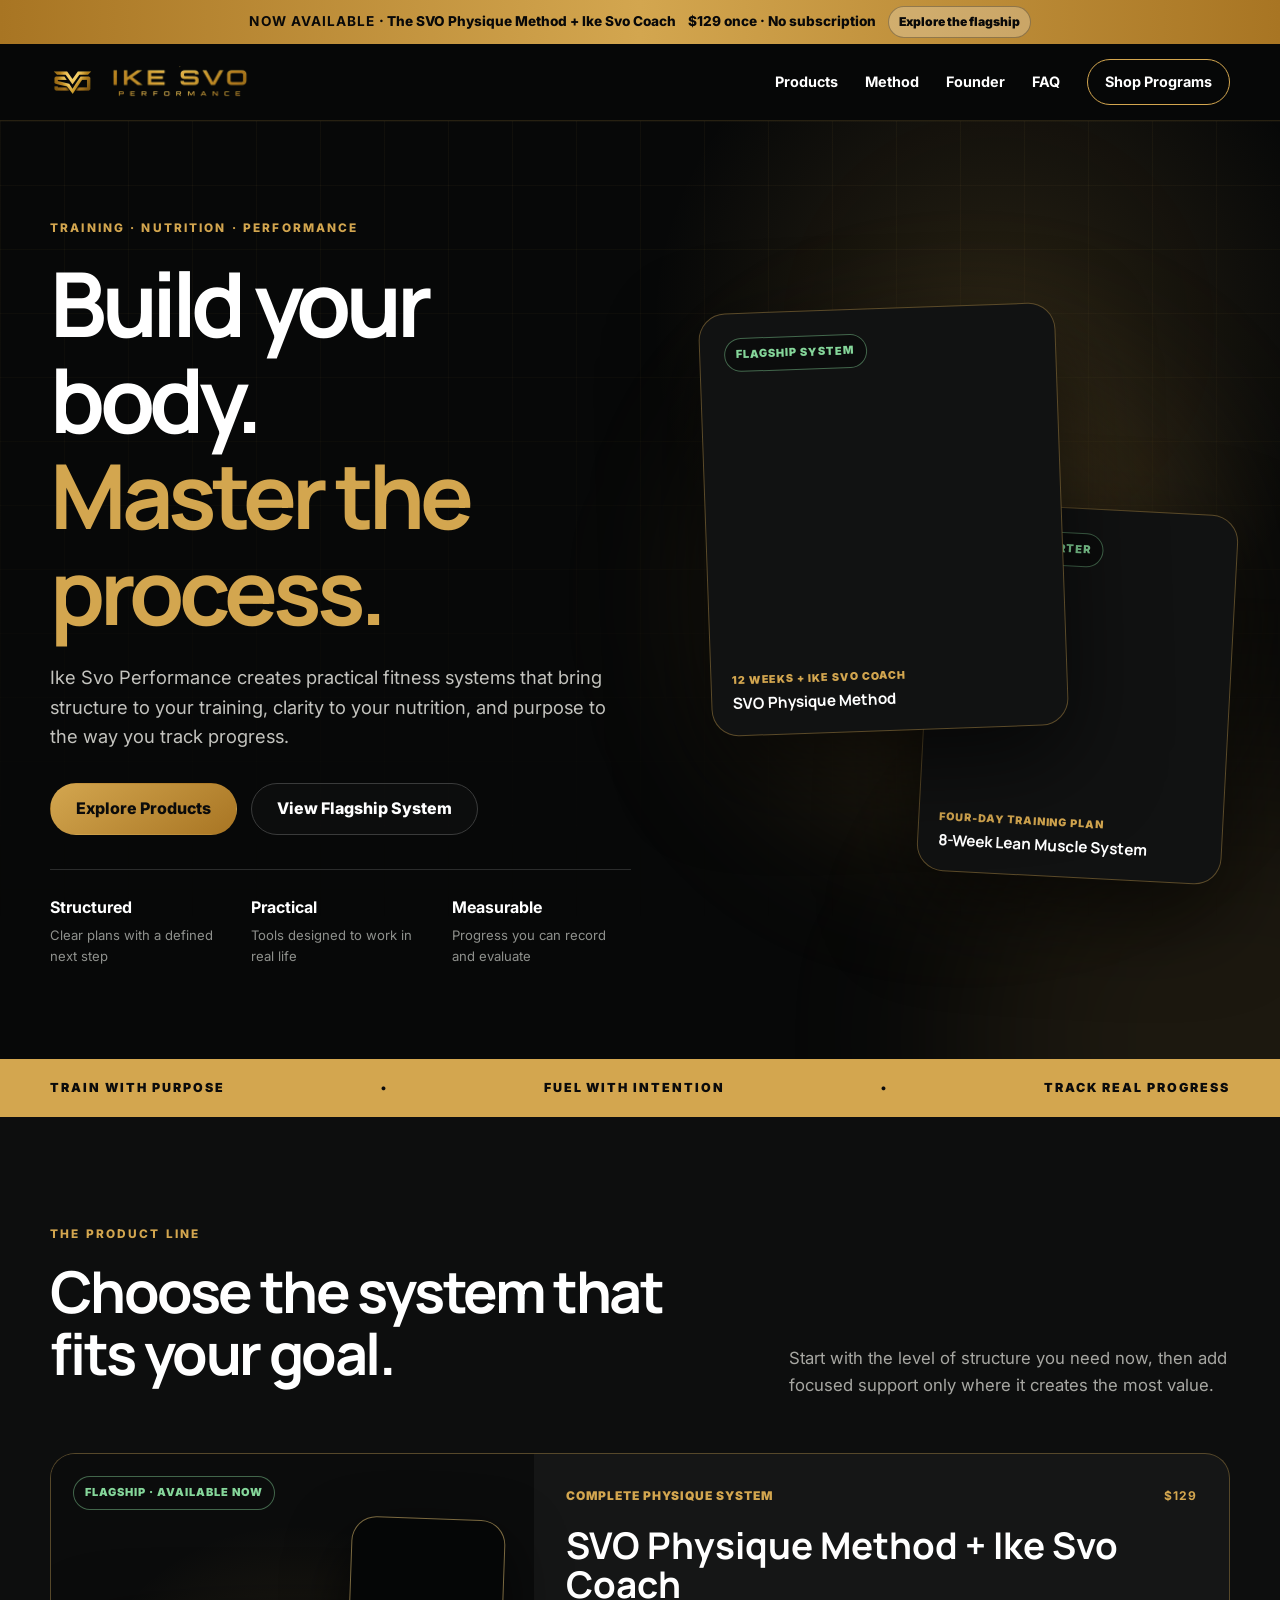
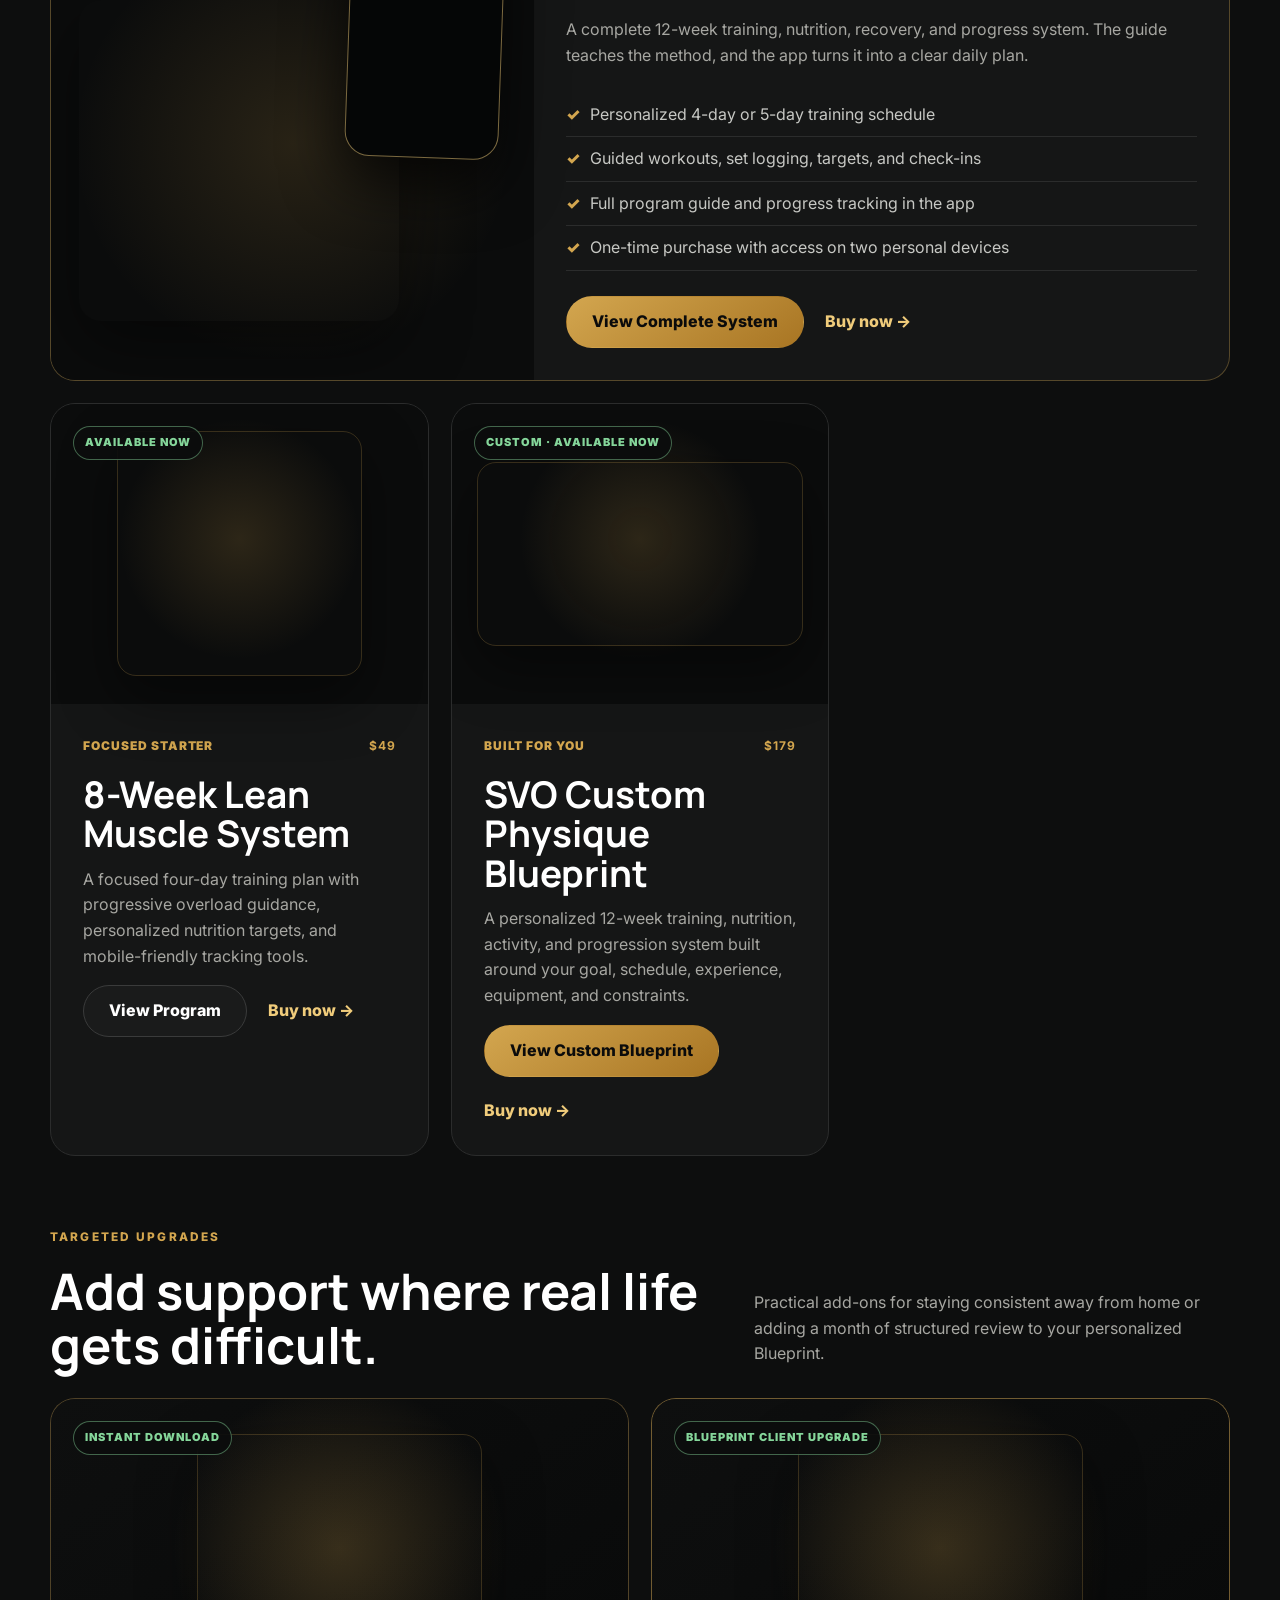
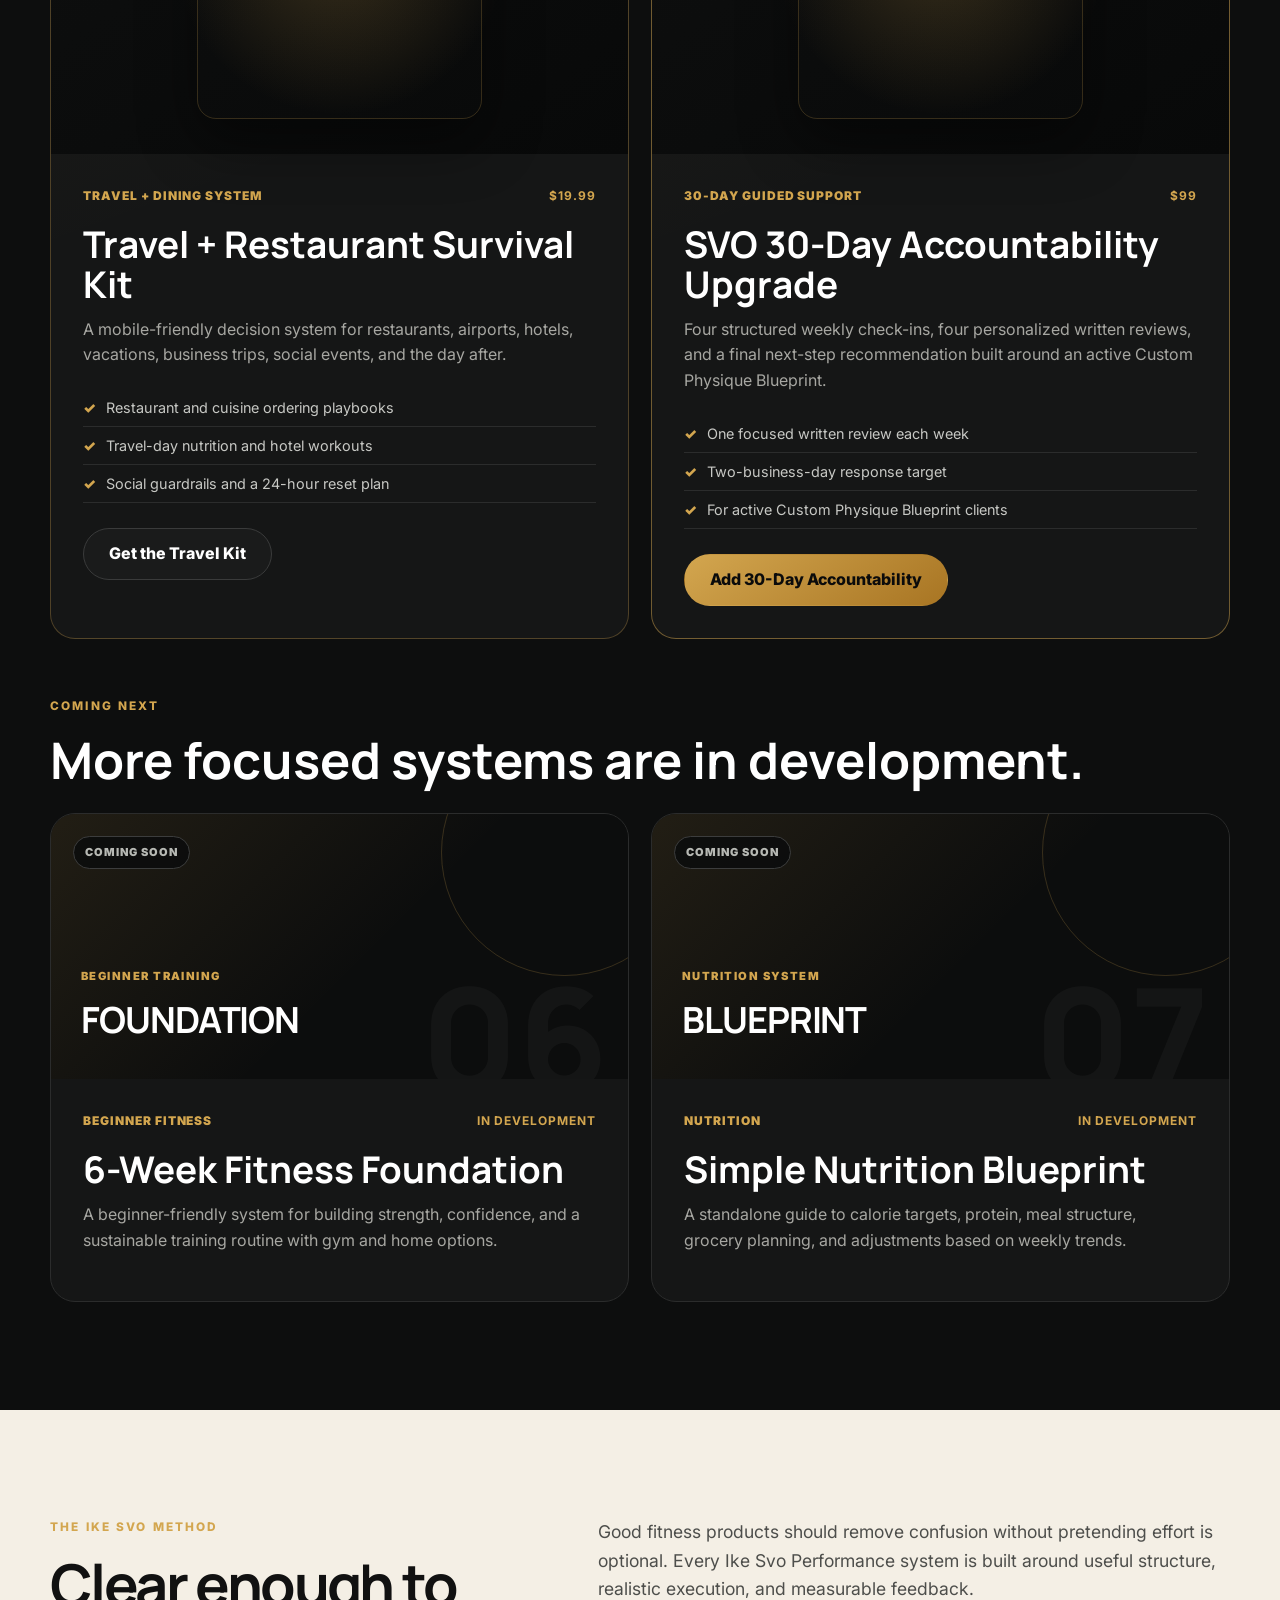
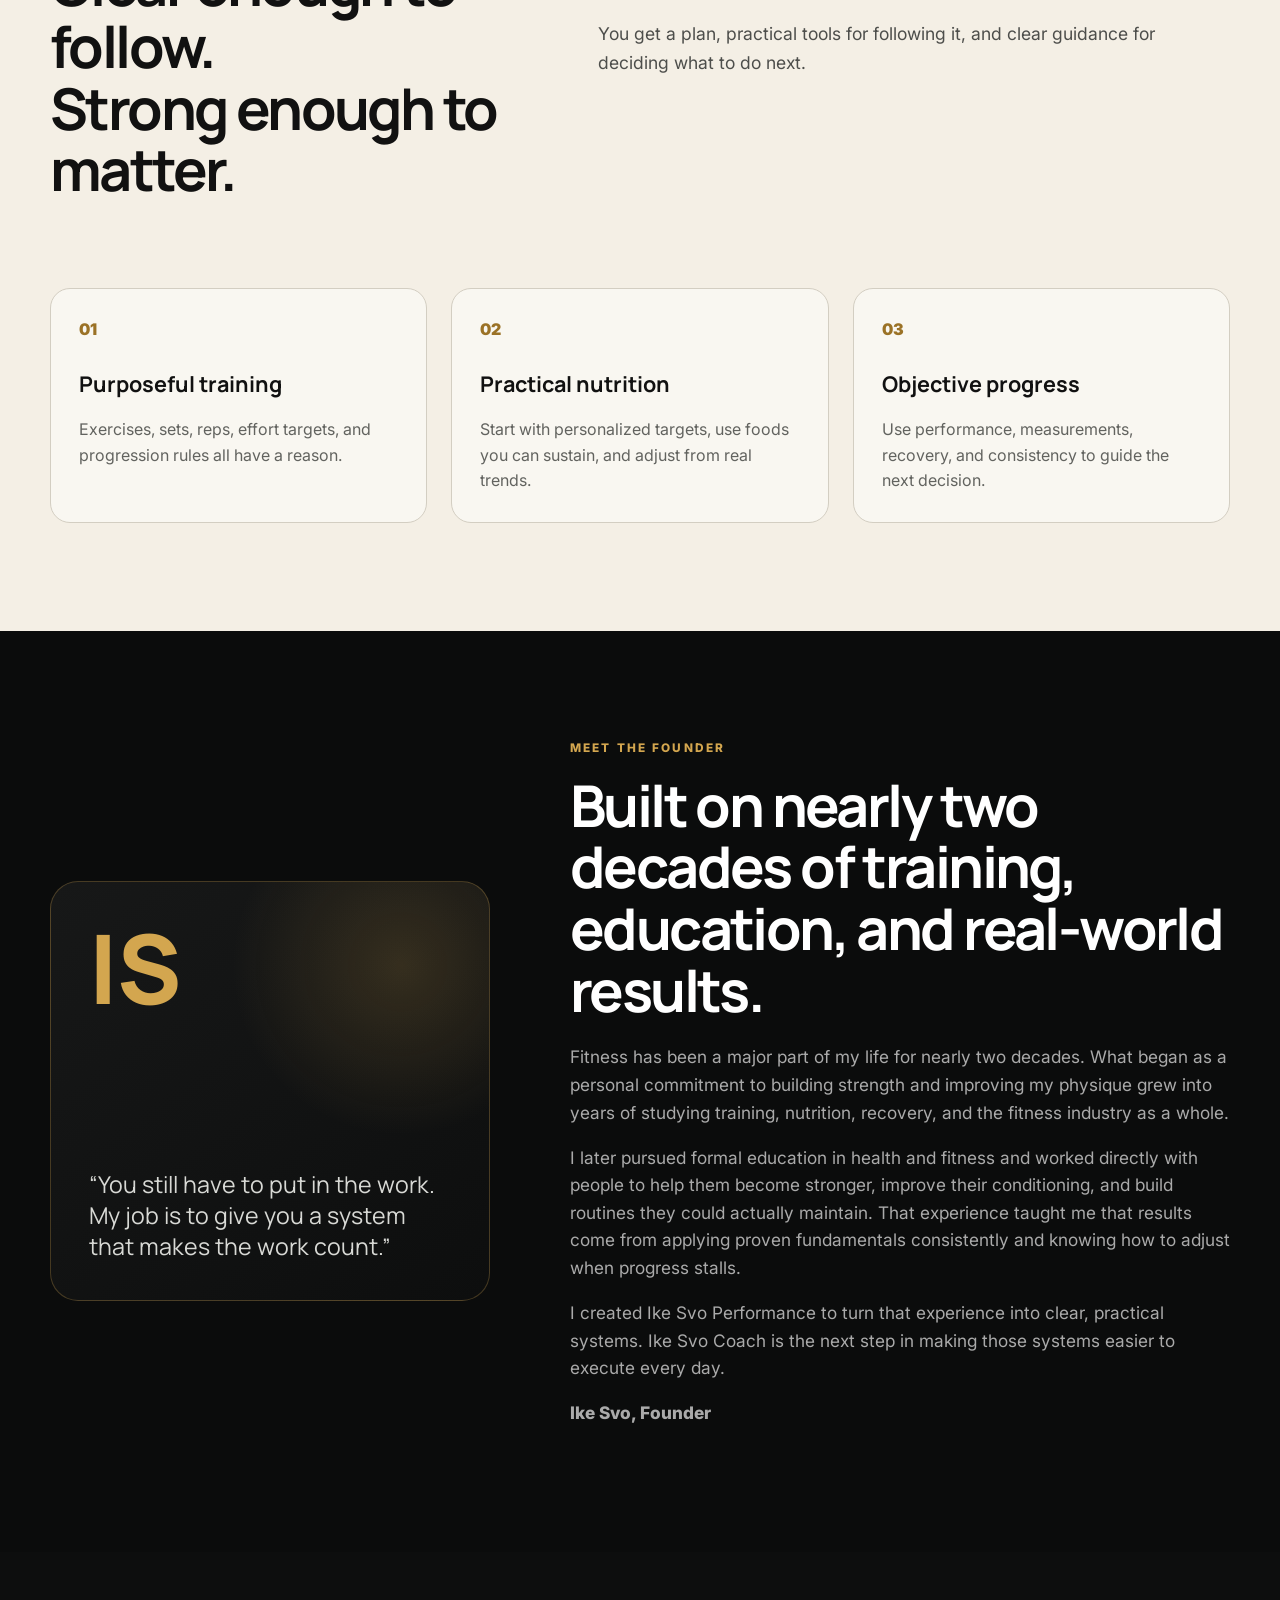
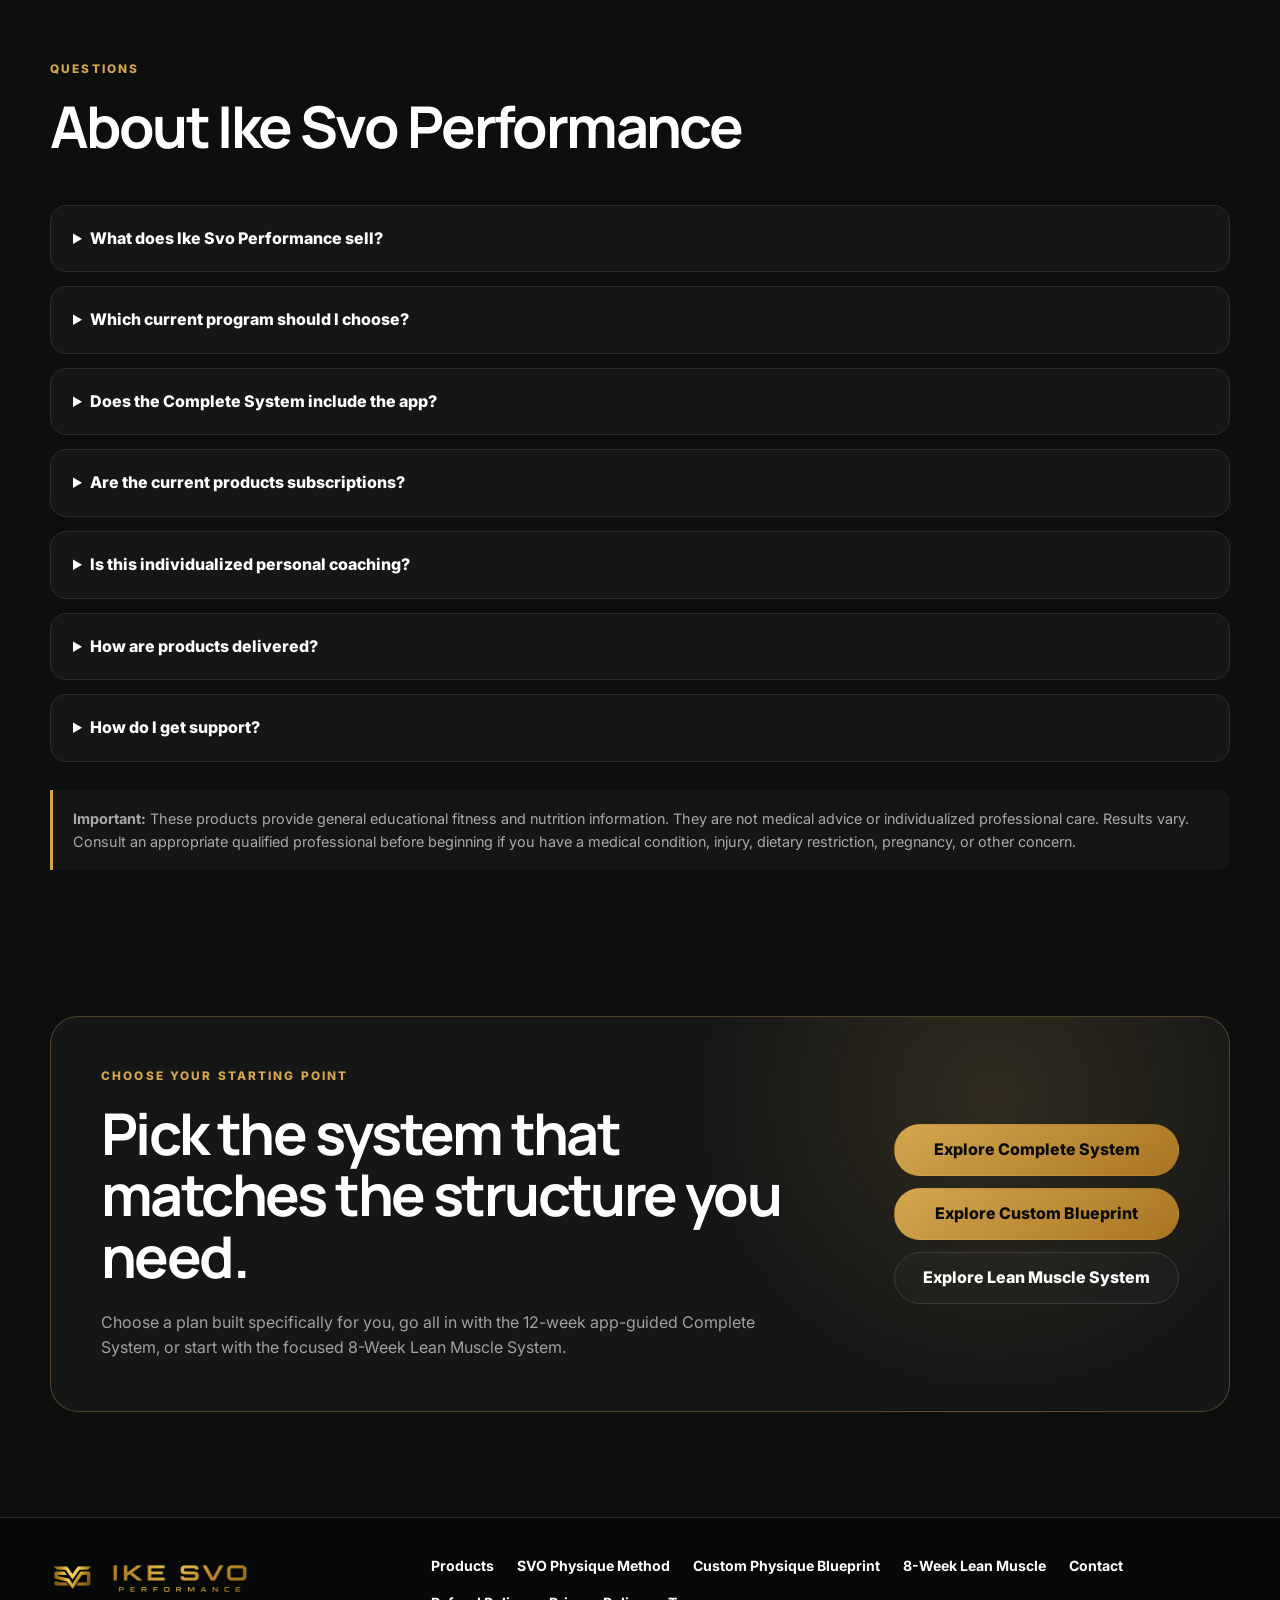
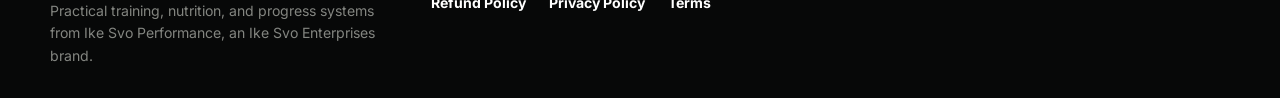
<file: brand-home.html>
<!DOCTYPE html>
<html lang="en">
<head>
  <meta charset="UTF-8">
  <meta name="viewport" content="width=device-width, initial-scale=1.0">
  <meta name="robots" content="noindex">
  <meta http-equiv="refresh" content="0; url=/">
  <link rel="canonical" href="https://ike-svo-performance.netlify.app/">
  <title>Ike Svo Performance</title>
</head>
<body>
  <main>
    <h1>Ike Svo Performance</h1>
    <p>This page has moved to the <a href="/">Ike Svo Performance homepage</a>.</p>
  </main>
</body>
</html>
</file>
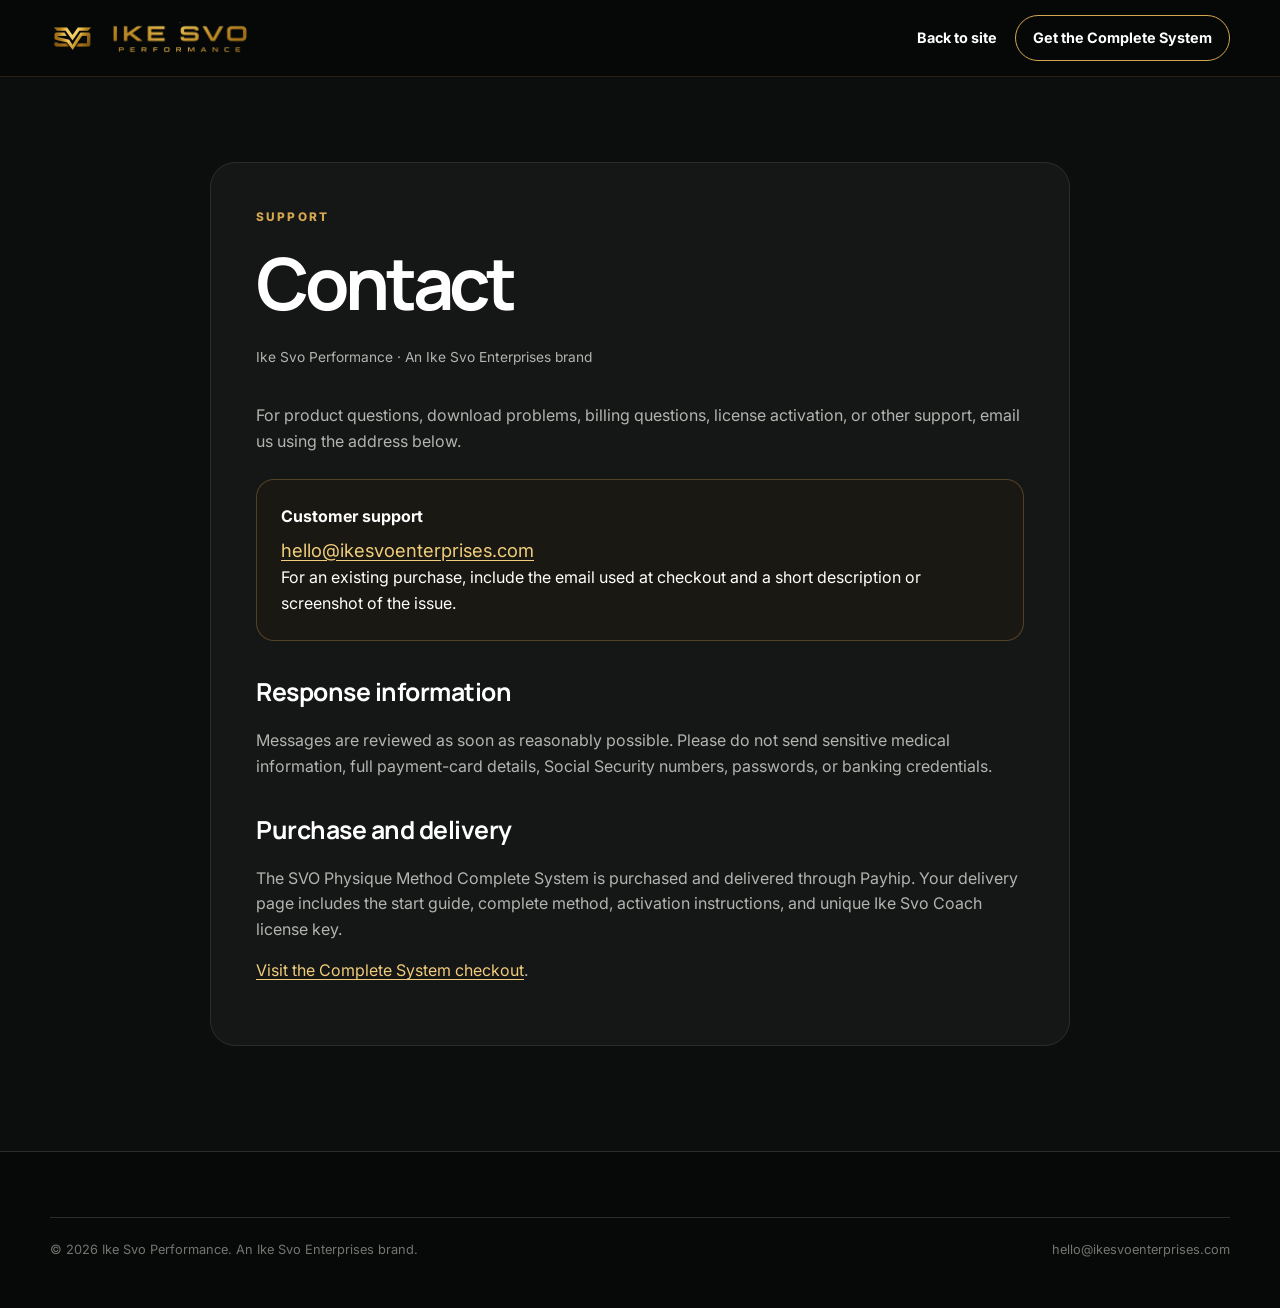
<file: contact.html>
<!DOCTYPE html>
<html lang="en">
<head>
  <meta charset="UTF-8">
  <meta name="viewport" content="width=device-width, initial-scale=1.0">
  <meta name="description" content="Contact Ike Svo Performance customer support for product, purchase, delivery, or Ike Svo Coach activation help.">
  <meta name="theme-color" content="#070808">
  <title>Contact | Ike Svo Performance</title>
  <link rel="preconnect" href="https://fonts.googleapis.com">
  <link rel="preconnect" href="https://fonts.gstatic.com" crossorigin>
  <link href="https://fonts.googleapis.com/css2?family=Inter:wght@400;500;600;700;800&family=Manrope:wght@600;700;800&display=swap" rel="stylesheet">
  <link rel="icon" href="favicon.ico" sizes="any">
  <link rel="icon" type="image/png" href="svo-favicon-32.png" sizes="32x32">
  <link rel="apple-touch-icon" href="svo-app-icon-192.png">
  <link rel="stylesheet" href="styles.css?v=20260811b">
</head>
<body>
  <a class="skip-link" href="#main-content">Skip to content</a>
  <header class="site-header">
    <div class="container nav-wrap compact-nav-wrap">
      <a class="brand" href="index.html" aria-label="Ike Svo Performance home"><img class="brand-logo-mark" src="svo-logo-mark-web.webp" alt="" width="45" height="45"><img class="brand-logo-wordmark" src="svo-logo-wordmark-web.webp" alt="" width="600" height="148"></a>
      <nav class="simple-nav"><a href="index.html">Back to site</a><a class="nav-cta" href="https://payhip.com/b/asC7j" data-complete-system-link target="_blank" rel="noopener">Get the Complete System</a></nav>
    </div>
  </header>
  <main class="policy-main" id="main-content">
    <div class="policy-shell"><article class="policy-card">
      <div class="eyebrow">Support</div>
      <h1>Contact</h1>
      <p class="policy-meta">Ike Svo Performance · An Ike Svo Enterprises brand</p>
      <p>For product questions, download problems, billing questions, license activation, or other support, email us using the address below.</p>
      <div class="contact-box"><strong>Customer support</strong><a href="mailto:hello@ikesvoenterprises.com">hello@ikesvoenterprises.com</a><span>For an existing purchase, include the email used at checkout and a short description or screenshot of the issue.</span></div>
      <h2>Response information</h2>
      <p>Messages are reviewed as soon as reasonably possible. Please do not send sensitive medical information, full payment-card details, Social Security numbers, passwords, or banking credentials.</p>
      <h2>Purchase and delivery</h2>
      <p>The SVO Physique Method Complete System is purchased and delivered through Payhip. Your delivery page includes the start guide, complete method, activation instructions, and unique Ike Svo Coach license key.</p>
      <p><a href="https://payhip.com/b/asC7j" data-complete-system-link target="_blank" rel="noopener">Visit the Complete System checkout</a>.</p>
    </article></div>
  </main>
  <footer><div class="container"><div class="footer-bottom"><span>© <span id="year"></span> Ike Svo Performance. An Ike Svo Enterprises brand.</span><span><a href="mailto:hello@ikesvoenterprises.com">hello@ikesvoenterprises.com</a></span></div></div></footer>
  <script src="script.js"></script>
</body>
</html>
</file>
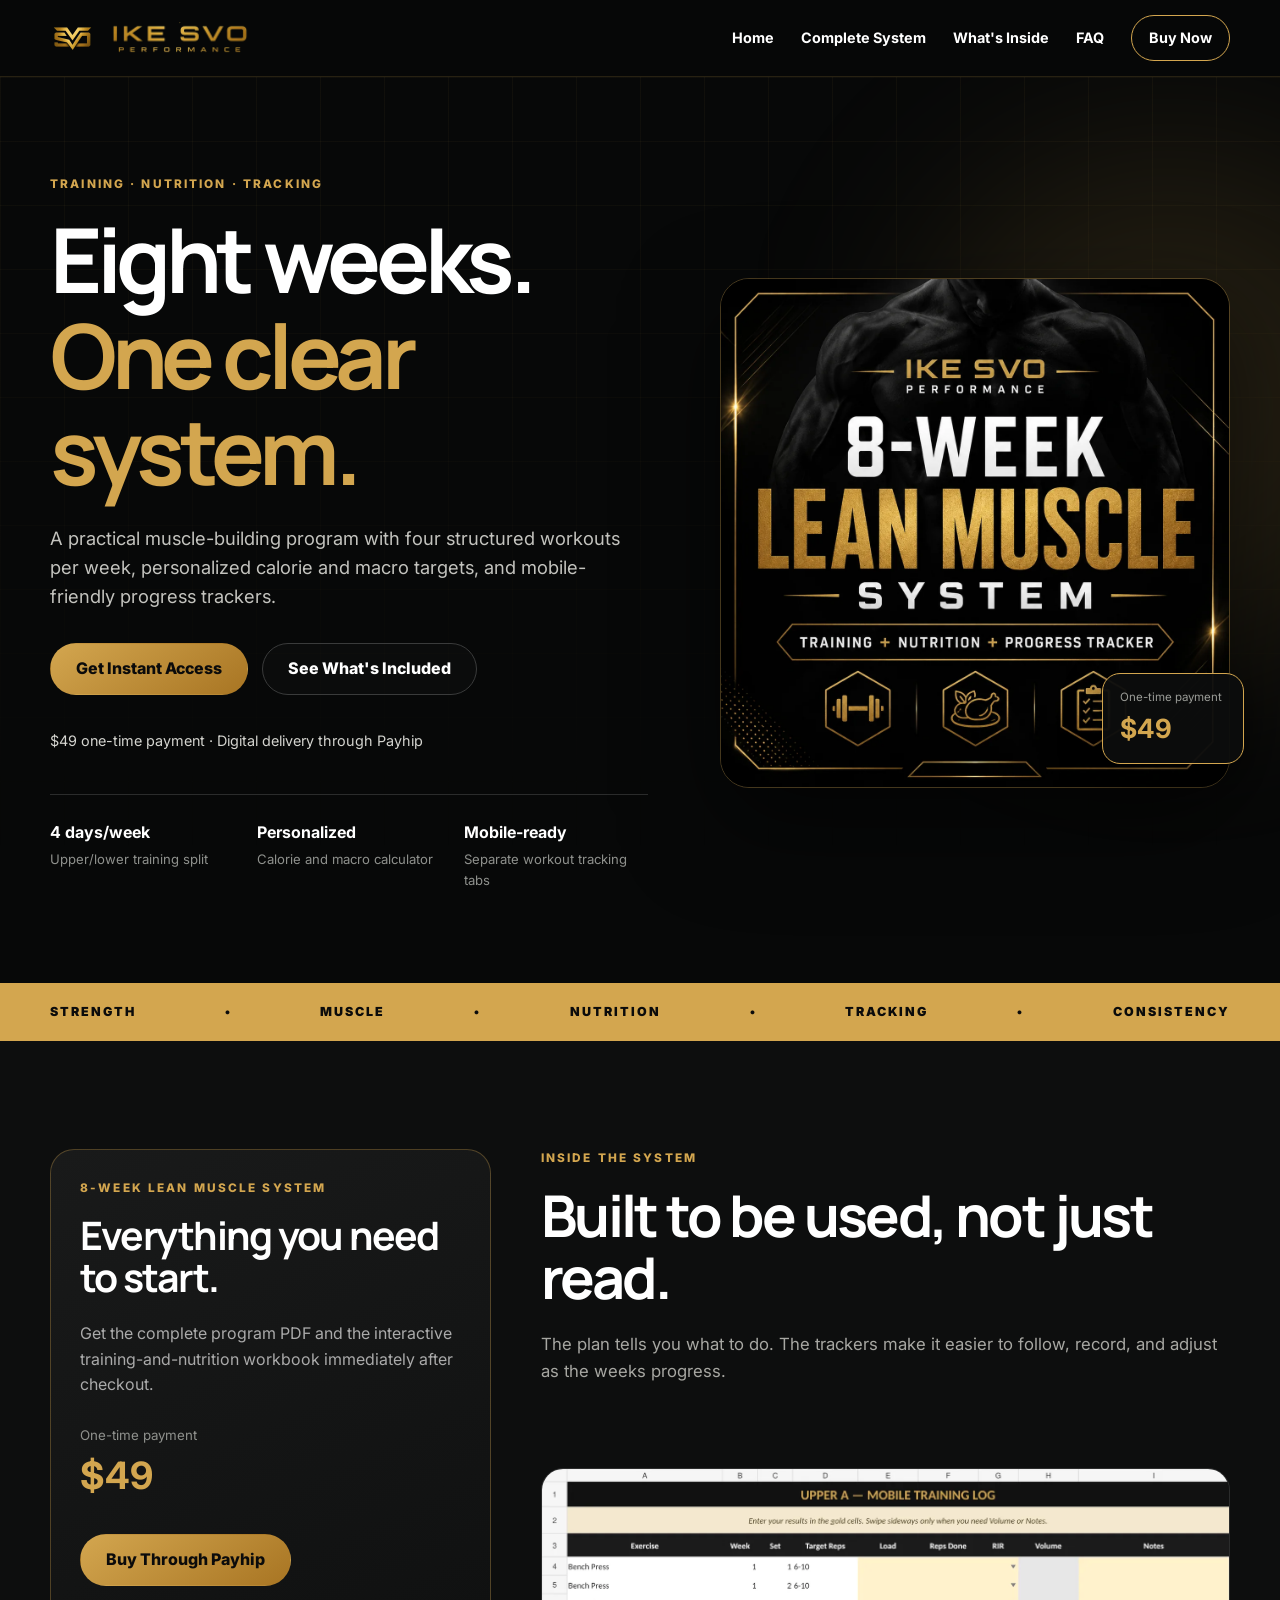
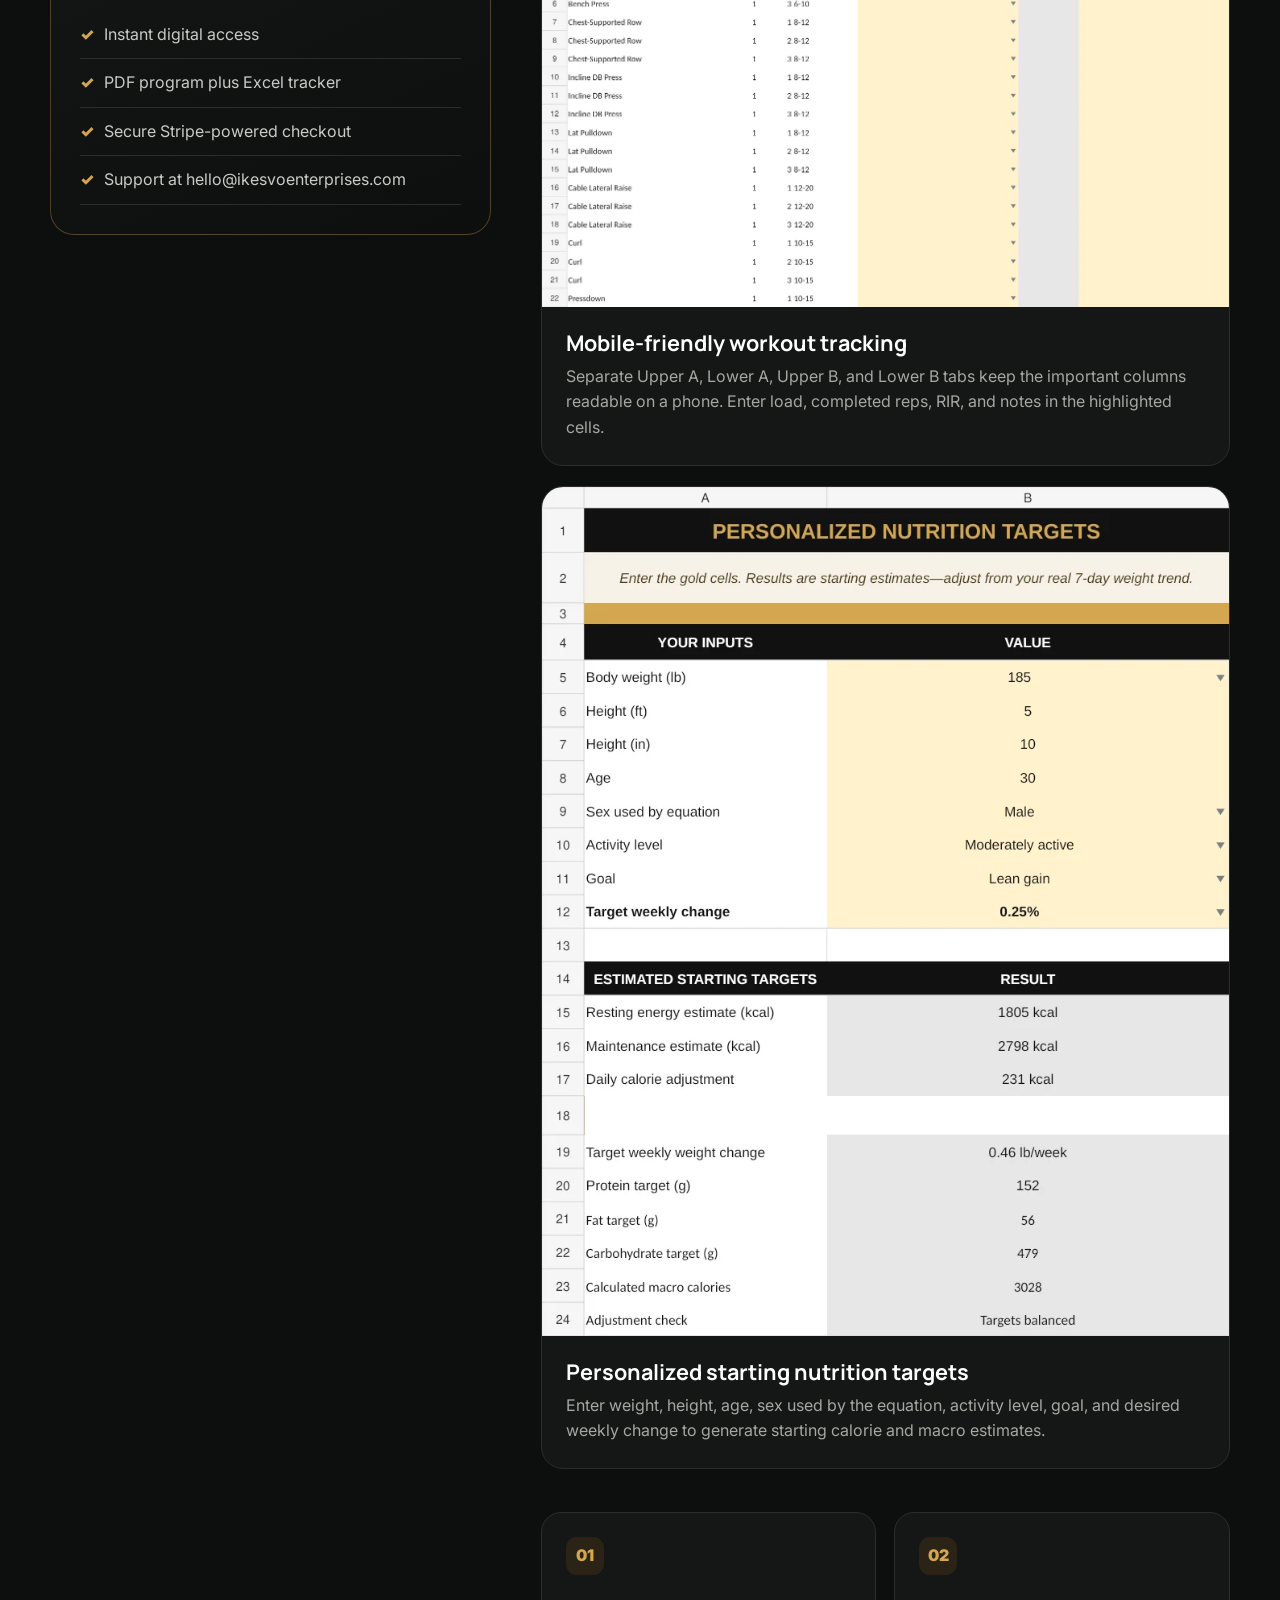
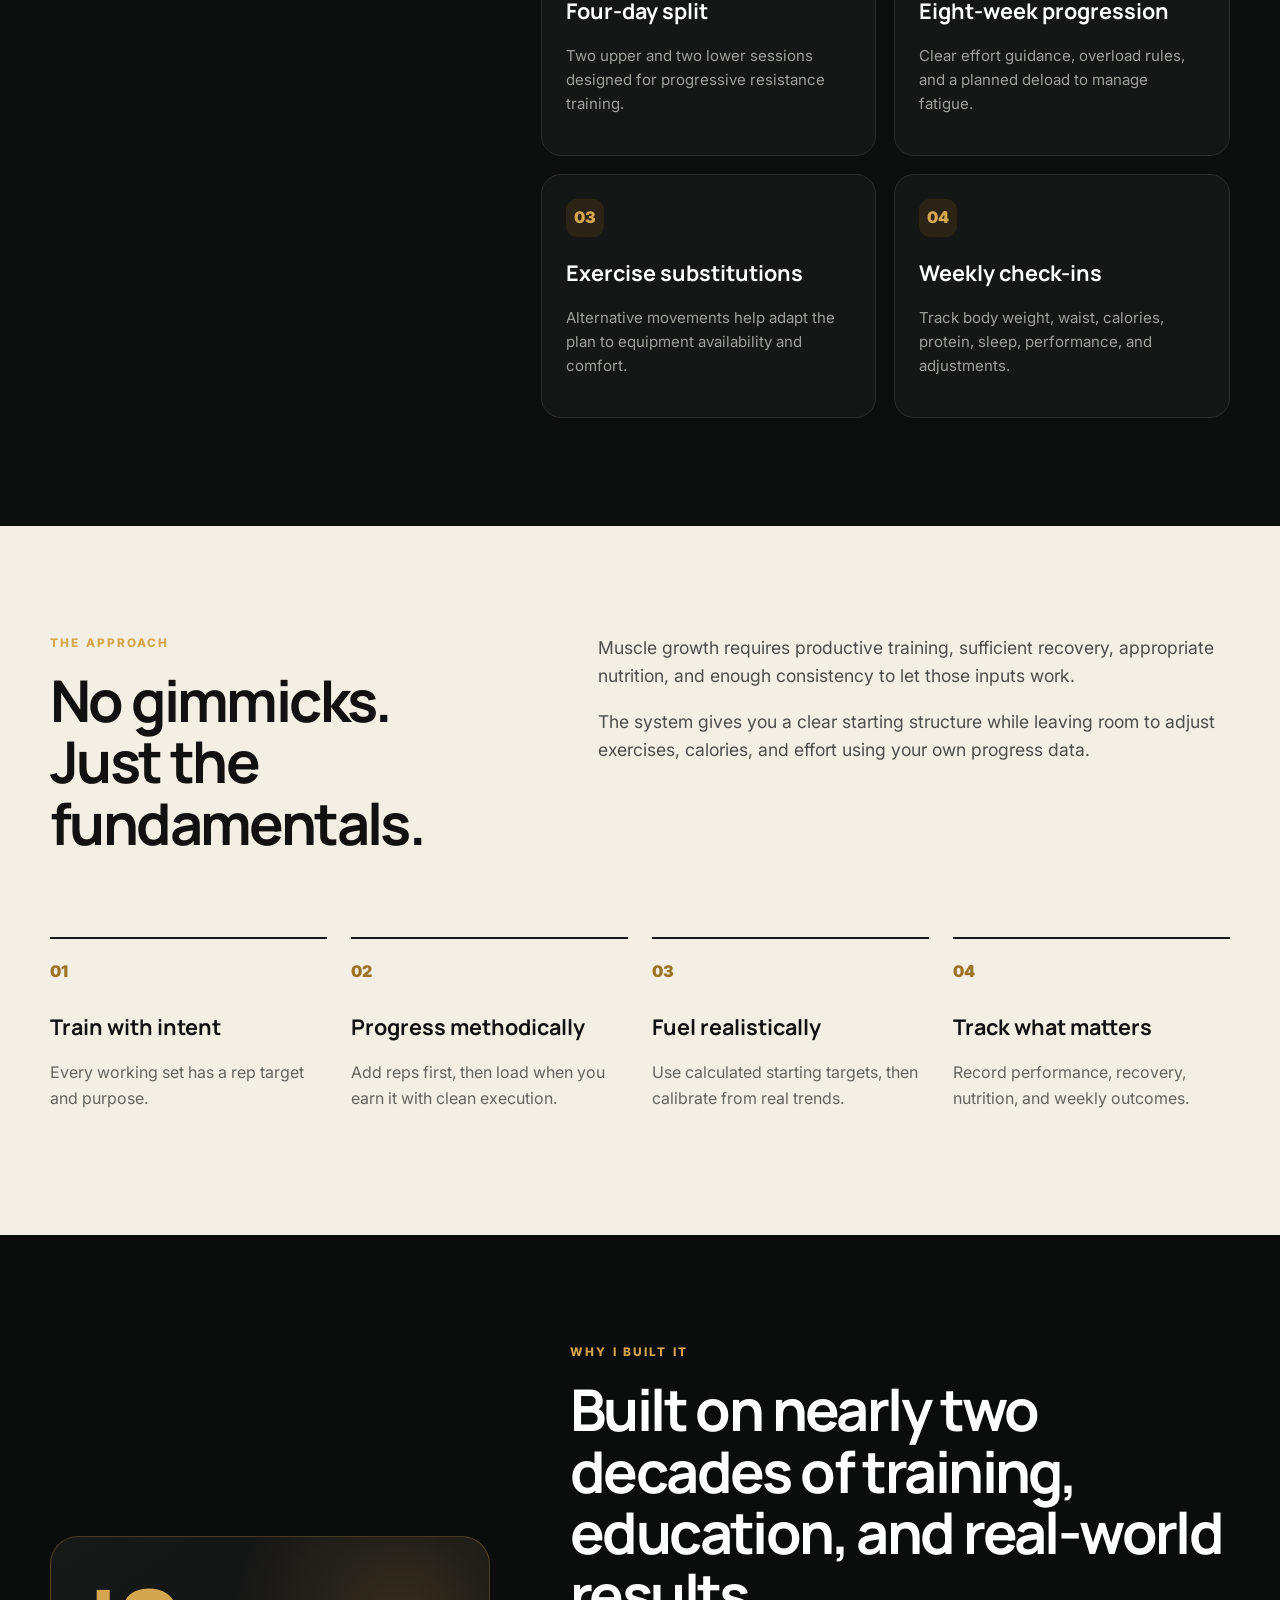
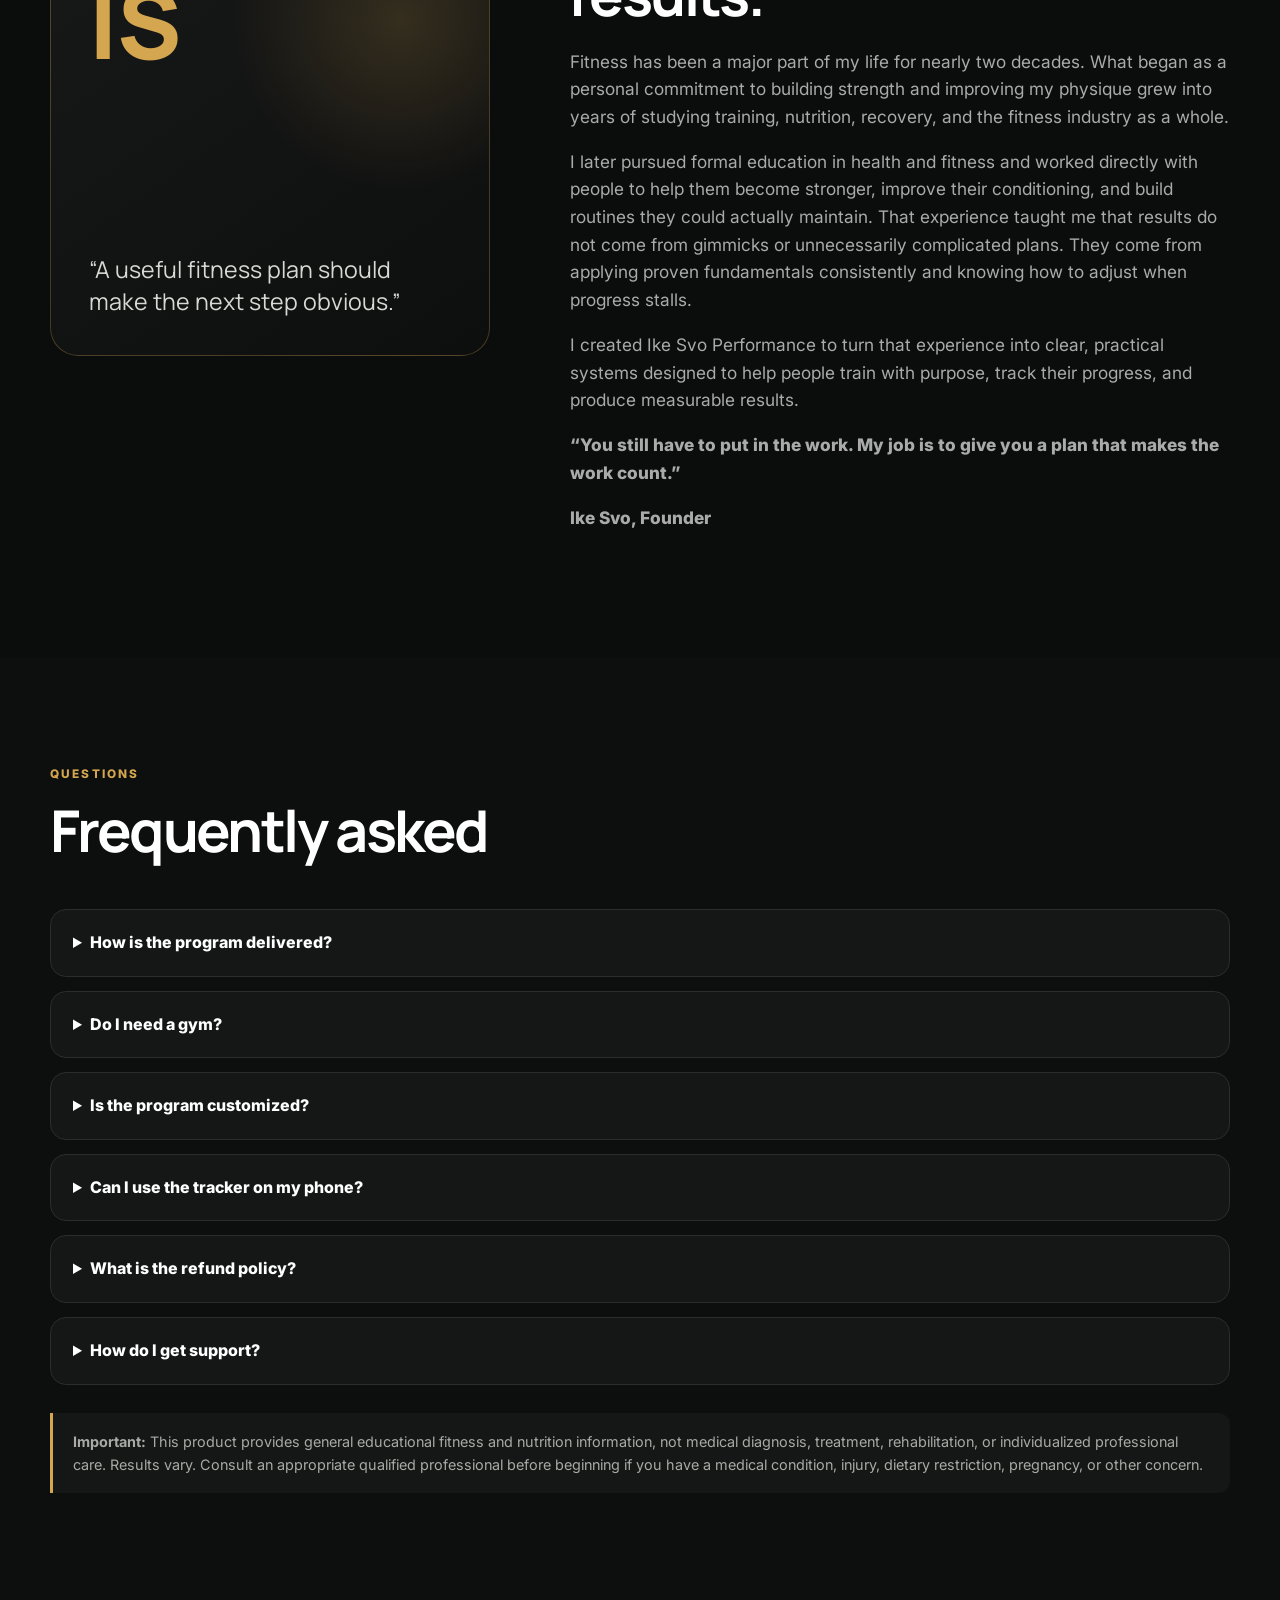
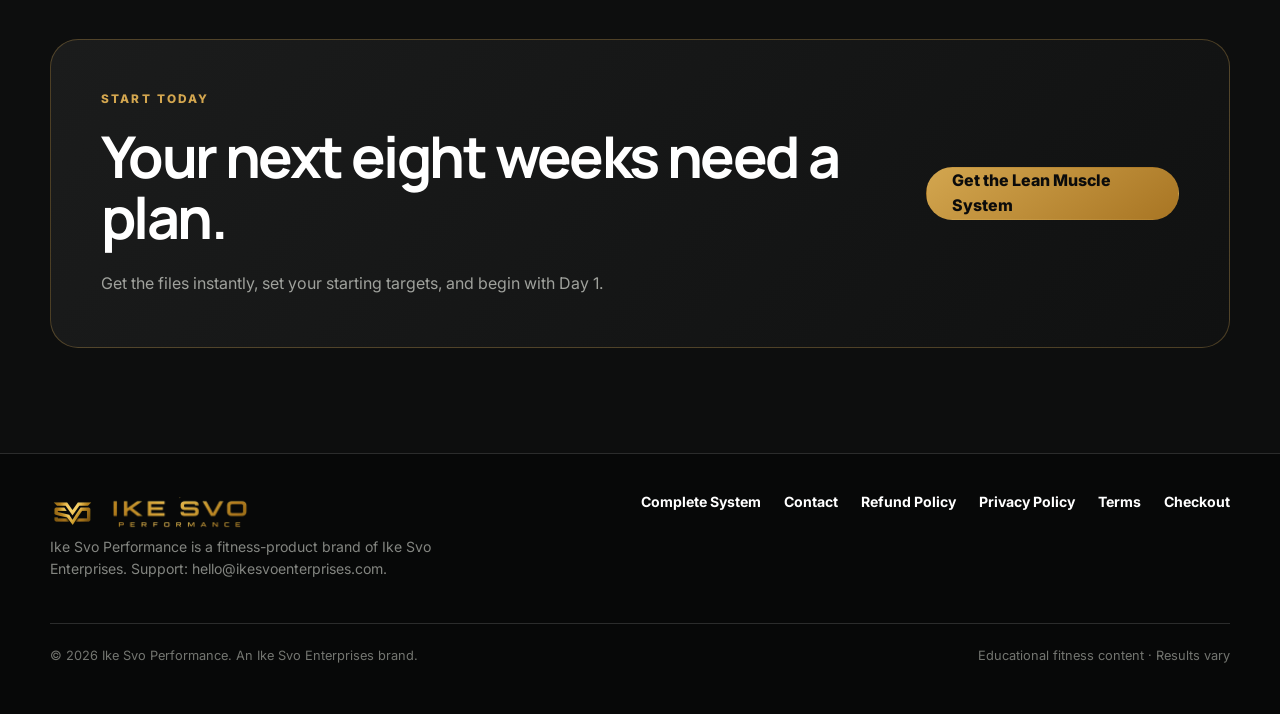
<file: lean-muscle.html>
<!DOCTYPE html>
<html lang="en">
<head>
  <meta charset="UTF-8">
  <meta name="viewport" content="width=device-width, initial-scale=1.0">
  <meta name="description" content="The Ike Svo Performance 8-Week Lean Muscle System combines structured training, personalized nutrition targets, and progress tracking in one instant digital download.">
  <link rel="canonical" href="https://ike-svo-performance.netlify.app/lean-muscle.html">
  <meta property="og:type" content="product">
  <meta property="og:title" content="8-Week Lean Muscle System | Ike Svo Performance">
  <meta property="og:description" content="A focused eight-week muscle-building plan with structured training, personalized starting nutrition targets, and mobile-friendly progress tracking.">
  <meta property="og:url" content="https://ike-svo-performance.netlify.app/lean-muscle.html">
  <meta property="og:image" content="https://ike-svo-performance.netlify.app/product-cover.webp">
  <meta property="product:price:amount" content="49.00">
  <meta property="product:price:currency" content="USD">
  <meta name="twitter:card" content="summary_large_image">
  <meta name="theme-color" content="#070808">
  <title>8-Week Lean Muscle System | Ike Svo Performance</title>
  <link rel="preconnect" href="https://fonts.googleapis.com">
  <link rel="preconnect" href="https://fonts.gstatic.com" crossorigin>
  <link href="https://fonts.googleapis.com/css2?family=Inter:wght@400;500;600;700;800&family=Manrope:wght@600;700;800&display=swap" rel="stylesheet">
  <link rel="icon" href="favicon.ico" sizes="any">
  <link rel="icon" type="image/png" href="svo-favicon-32.png" sizes="32x32">
  <link rel="apple-touch-icon" href="svo-app-icon-192.png">
  <link rel="stylesheet" href="styles.css?v=20260811b">
</head>
<body>
  <a class="skip-link" href="#main-content">Skip to content</a>

  <header class="site-header">
    <div class="container nav-wrap">
      <a class="brand" href="index.html" aria-label="Ike Svo Performance home">
        <img class="brand-logo-mark" src="svo-logo-mark-web.webp" alt="" width="45" height="45">
        <img class="brand-logo-wordmark" src="svo-logo-wordmark-web.webp" alt="" width="600" height="148">
      </a>
      <button class="menu-toggle" type="button" aria-label="Open menu" aria-expanded="false" aria-controls="primary-navigation">☰</button>
      <nav class="nav-links" id="primary-navigation" aria-label="Primary navigation">
        <a href="index.html">Home</a>
        <a href="svo-physique.html">Complete System</a>
        <a href="#inside">What's Inside</a>
        <a href="#faq">FAQ</a>
        <a class="nav-cta" href="https://payhip.com/b/Aejir" target="_blank" rel="noopener">Buy Now</a>
      </nav>
    </div>
  </header>

  <main id="main-content">
    <section class="hero">
      <div class="hero-grid-bg"></div>
      <div class="container hero-grid">
        <div>
          <div class="eyebrow">Training · Nutrition · Tracking</div>
          <h1>Eight weeks.<br><span>One clear system.</span></h1>
          <p class="hero-text">
            A practical muscle-building program with four structured workouts per week,
            personalized calorie and macro targets, and mobile-friendly progress trackers.
          </p>
          <div class="hero-actions">
            <a class="button button-gold" href="https://payhip.com/b/Aejir" target="_blank" rel="noopener">Get Instant Access</a>
            <a class="button button-outline" href="#inside">See What's Included</a>
          </div>
          <div class="offer-note">
            <span>$49 one-time payment · Digital delivery through Payhip</span>
          </div>
          <div class="hero-proof">
            <div><strong>4 days/week</strong><span>Upper/lower training split</span></div>
            <div><strong>Personalized</strong><span>Calorie and macro calculator</span></div>
            <div><strong>Mobile-ready</strong><span>Separate workout tracking tabs</span></div>
          </div>
        </div>
        <div class="product-cover-wrap">
          <img class="product-cover" src="product-cover.webp" width="1200" height="1200" alt="Cover of the Ike Svo Performance 8-Week Lean Muscle System" fetchpriority="high" decoding="async">
          <div class="cover-price"><small>One-time payment</small><strong>$49</strong></div>
        </div>
      </div>
    </section>

    <section class="ticker" aria-label="Program features">
      <div class="container ticker-inner">
        <span>STRENGTH</span><span>•</span><span>MUSCLE</span><span>•</span>
        <span>NUTRITION</span><span>•</span><span>TRACKING</span><span>•</span><span>CONSISTENCY</span>
      </div>
    </section>

    <section class="section product-section" id="program">
      <div class="container product-layout">
        <aside class="product-summary">
          <div class="eyebrow">8-Week Lean Muscle System</div>
          <h2>Everything you need to start.</h2>
          <p>
            Get the complete program PDF and the interactive training-and-nutrition workbook
            immediately after checkout.
          </p>
          <div class="price-block">
            <div><small>One-time payment</small><strong>$49</strong></div>
          </div>
          <a class="button button-gold" href="https://payhip.com/b/Aejir" target="_blank" rel="noopener">Buy Through Payhip</a>
          <ul class="purchase-details">
            <li>Instant digital access</li>
            <li>PDF program plus Excel tracker</li>
            <li>Secure Stripe-powered checkout</li>
            <li>Support at hello@ikesvoenterprises.com</li>
          </ul>
        </aside>

        <div class="previews" id="inside">
          <div class="section-heading">
            <div class="eyebrow">Inside the system</div>
            <h2>Built to be used, not just read.</h2>
            <p>
              The plan tells you what to do. The trackers make it easier to follow, record,
              and adjust as the weeks progress.
            </p>
          </div>

          <article class="preview-card">
            <img class="preview-image" src="training-log-preview.webp" width="1400" height="891" alt="Preview of the mobile-friendly Upper A training log" loading="lazy" decoding="async">
            <div class="preview-copy">
              <h3>Mobile-friendly workout tracking</h3>
              <p>
                Separate Upper A, Lower A, Upper B, and Lower B tabs keep the important columns
                readable on a phone. Enter load, completed reps, RIR, and notes in the highlighted cells.
              </p>
            </div>
          </article>

          <article class="preview-card">
            <img class="preview-image" src="nutrition-calculator-preview.webp" width="853" height="1054" alt="Preview of the personalized nutrition calculator" loading="lazy" decoding="async">
            <div class="preview-copy">
              <h3>Personalized starting nutrition targets</h3>
              <p>
                Enter weight, height, age, sex used by the equation, activity level, goal, and desired
                weekly change to generate starting calorie and macro estimates.
              </p>
            </div>
          </article>

          <div class="included-grid">
            <article class="included-card"><span>01</span><h3>Four-day split</h3><p>Two upper and two lower sessions designed for progressive resistance training.</p></article>
            <article class="included-card"><span>02</span><h3>Eight-week progression</h3><p>Clear effort guidance, overload rules, and a planned deload to manage fatigue.</p></article>
            <article class="included-card"><span>03</span><h3>Exercise substitutions</h3><p>Alternative movements help adapt the plan to equipment availability and comfort.</p></article>
            <article class="included-card"><span>04</span><h3>Weekly check-ins</h3><p>Track body weight, waist, calories, protein, sleep, performance, and adjustments.</p></article>
          </div>
        </div>
      </div>
    </section>

    <section class="section approach-section" id="approach">
      <div class="container">
        <div class="two-column">
          <div><div class="eyebrow">The approach</div><h2>No gimmicks.<br>Just the fundamentals.</h2></div>
          <div class="approach-copy">
            <p>Muscle growth requires productive training, sufficient recovery, appropriate nutrition, and enough consistency to let those inputs work.</p>
            <p>The system gives you a clear starting structure while leaving room to adjust exercises, calories, and effort using your own progress data.</p>
          </div>
        </div>
        <div class="principles-grid">
          <article><span>01</span><h3>Train with intent</h3><p>Every working set has a rep target and purpose.</p></article>
          <article><span>02</span><h3>Progress methodically</h3><p>Add reps first, then load when you earn it with clean execution.</p></article>
          <article><span>03</span><h3>Fuel realistically</h3><p>Use calculated starting targets, then calibrate from real trends.</p></article>
          <article><span>04</span><h3>Track what matters</h3><p>Record performance, recovery, nutrition, and weekly outcomes.</p></article>
        </div>
      </div>
    </section>

    <section class="section founder-section" id="founder">
      <div class="container founder-grid">
        <div class="founder-card">
          <div class="founder-monogram">IS</div>
          <blockquote>“A useful fitness plan should make the next step obvious.”</blockquote>
        </div>
        <div class="founder-copy">
          <div class="eyebrow">Why I built it</div>
          <h2>Built on nearly two decades of training, education, and real-world results.</h2>
          <p>
            Fitness has been a major part of my life for nearly two decades. What began as a personal
            commitment to building strength and improving my physique grew into years of studying training,
            nutrition, recovery, and the fitness industry as a whole.
          </p>
          <p>
            I later pursued formal education in health and fitness and worked directly with people to help
            them become stronger, improve their conditioning, and build routines they could actually maintain.
            That experience taught me that results do not come from gimmicks or unnecessarily complicated plans.
            They come from applying proven fundamentals consistently and knowing how to adjust when progress stalls.
          </p>
          <p>
            I created Ike Svo Performance to turn that experience into clear, practical systems designed to
            help people train with purpose, track their progress, and produce measurable results.
          </p>
          <p class="founder-signoff">“You still have to put in the work. My job is to give you a plan that makes the work count.”</p>
          <p class="founder-signoff">Ike Svo, Founder</p>
        </div>
      </div>
    </section>

    <section class="section faq-section" id="faq">
      <div class="container">
        <div class="section-heading"><div class="eyebrow">Questions</div><h2>Frequently asked</h2></div>
        <div class="faq-list">
          <details><summary>How is the program delivered?</summary><p>Checkout and automatic digital delivery are handled through Payhip. After purchase, you receive access to the program PDF and Excel tracker on the confirmation page and by email.</p></details>
          <details><summary>Do I need a gym?</summary><p>The Lean Muscle System is designed primarily for a gym with standard resistance-training equipment. The program includes substitutions for many movements.</p></details>
          <details><summary>Is the program customized?</summary><p>The workouts are a self-guided program, not individualized coaching. The included nutrition calculator produces personalized starting estimates based on the information you enter, but it is not medical or dietetic care.</p></details>
          <details><summary>Can I use the tracker on my phone?</summary><p>Yes. The workbook includes separate mobile-friendly tabs for each workout. Microsoft Excel or another compatible spreadsheet app is recommended.</p></details>
          <details><summary>What is the refund policy?</summary><p>Because this is an instantly delivered digital product, sales are generally final after access is provided, except where required by law or when a file is defective or inaccessible. Read the full <a href="refund.html">Refund Policy</a>.</p></details>
          <details><summary>How do I get support?</summary><p>Email <a href="mailto:hello@ikesvoenterprises.com">hello@ikesvoenterprises.com</a> with your order email and a clear description of the issue.</p></details>
        </div>
        <div class="disclaimer">
          <strong>Important:</strong> This product provides general educational fitness and nutrition information, not medical diagnosis, treatment, rehabilitation, or individualized professional care. Results vary. Consult an appropriate qualified professional before beginning if you have a medical condition, injury, dietary restriction, pregnancy, or other concern.
        </div>
      </div>
    </section>

    <section class="cta-section">
      <div class="container cta-card">
        <div><div class="eyebrow">Start today</div><h2>Your next eight weeks need a plan.</h2><p>Get the files instantly, set your starting targets, and begin with Day 1.</p></div>
        <a class="button button-gold" href="https://payhip.com/b/Aejir" target="_blank" rel="noopener">Get the Lean Muscle System</a>
      </div>
    </section>
  </main>

  <footer>
    <div class="container">
      <div class="footer-top">
        <div>
          <a class="brand" href="index.html" aria-label="Ike Svo Performance home"><img class="brand-logo-mark" src="svo-logo-mark-web.webp" alt="" width="45" height="45" loading="lazy"><img class="brand-logo-wordmark" src="svo-logo-wordmark-web.webp" alt="" width="600" height="148" loading="lazy"></a>
          <p class="footer-copy">Ike Svo Performance is a fitness-product brand of Ike Svo Enterprises. Support: <a href="mailto:hello@ikesvoenterprises.com">hello@ikesvoenterprises.com</a>.</p>
        </div>
        <nav class="footer-links" aria-label="Footer navigation">
          <a href="svo-physique.html">Complete System</a>
          <a href="contact.html">Contact</a>
          <a href="refund.html">Refund Policy</a>
          <a href="privacy.html">Privacy Policy</a>
          <a href="terms.html">Terms</a>
          <a href="https://payhip.com/b/Aejir" target="_blank" rel="noopener">Checkout</a>
        </nav>
      </div>
      <div class="footer-bottom">
        <span>© <span id="year"></span> Ike Svo Performance. An Ike Svo Enterprises brand.</span>
        <span>Educational fitness content · Results vary</span>
      </div>
    </div>
  </footer>
  <div class="toast" role="status" aria-live="polite"></div>
  <script src="script.js"></script>
</body>
</html>
</file>
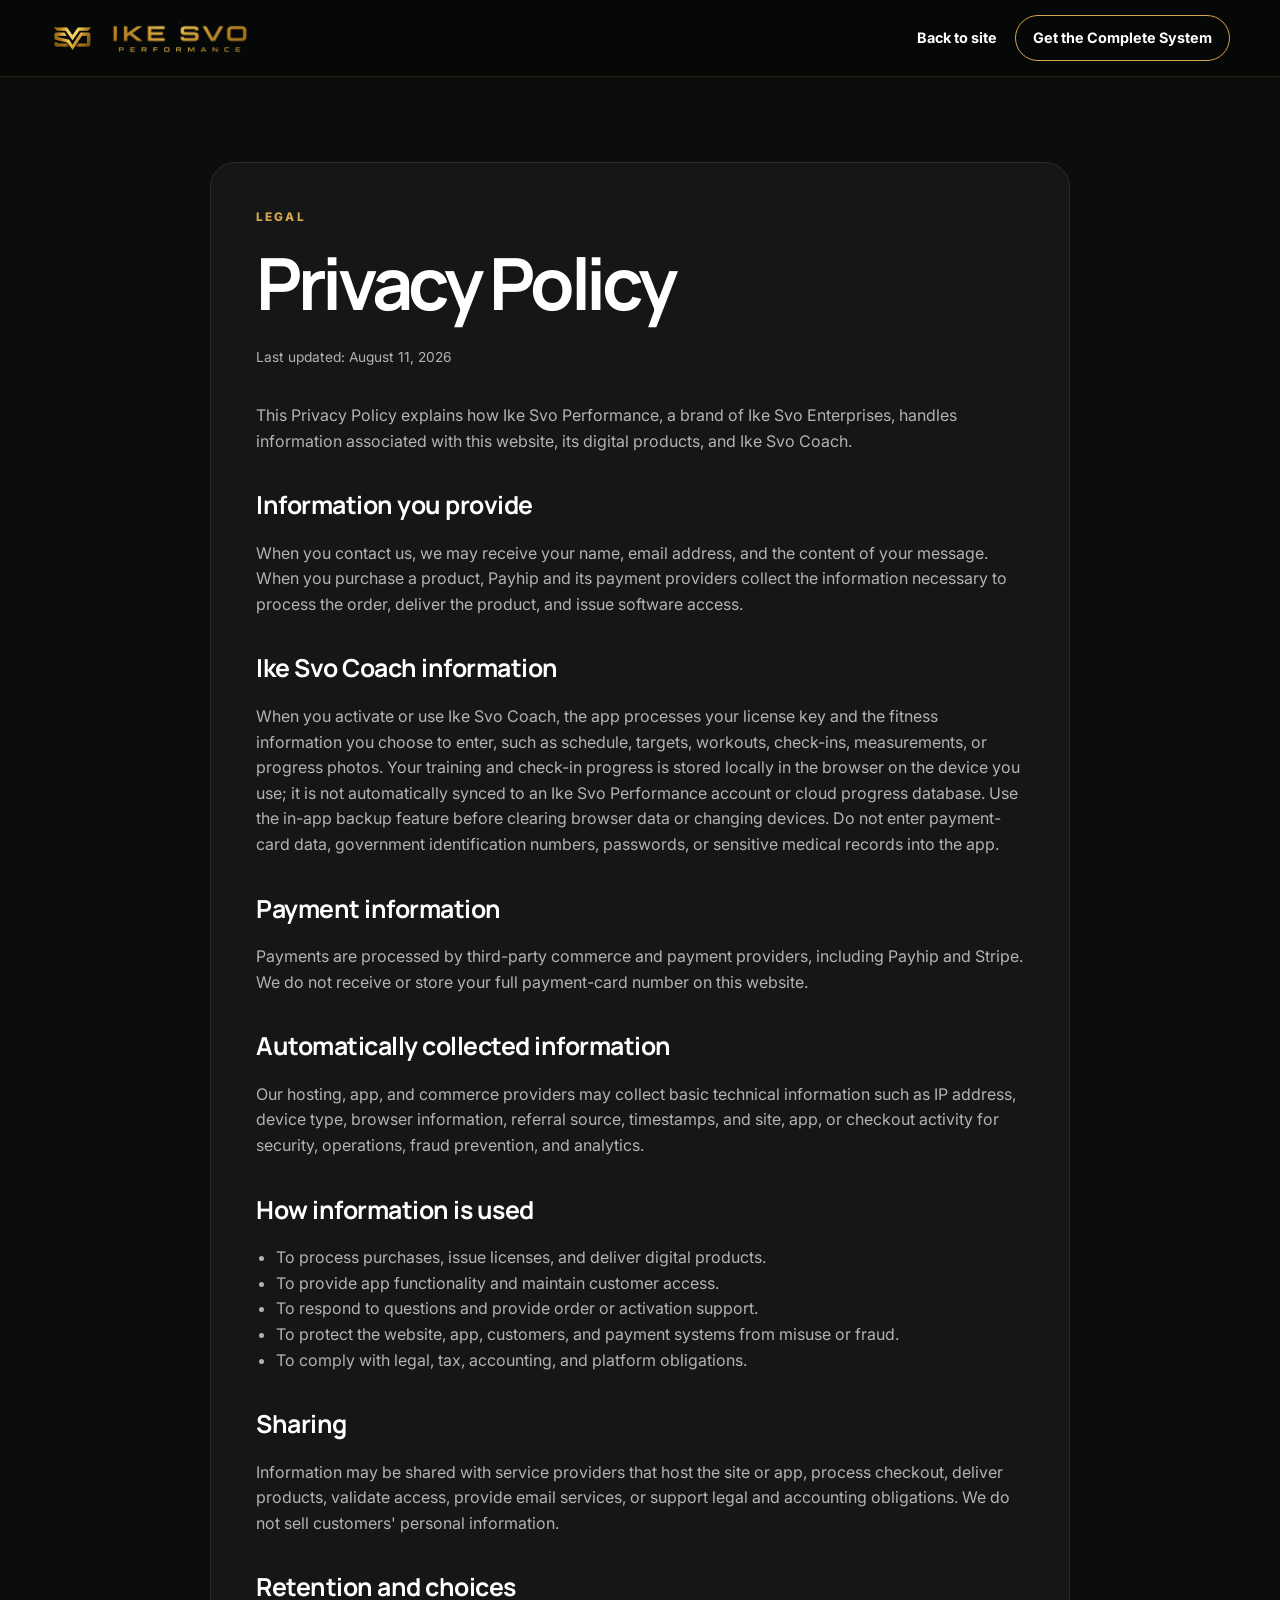
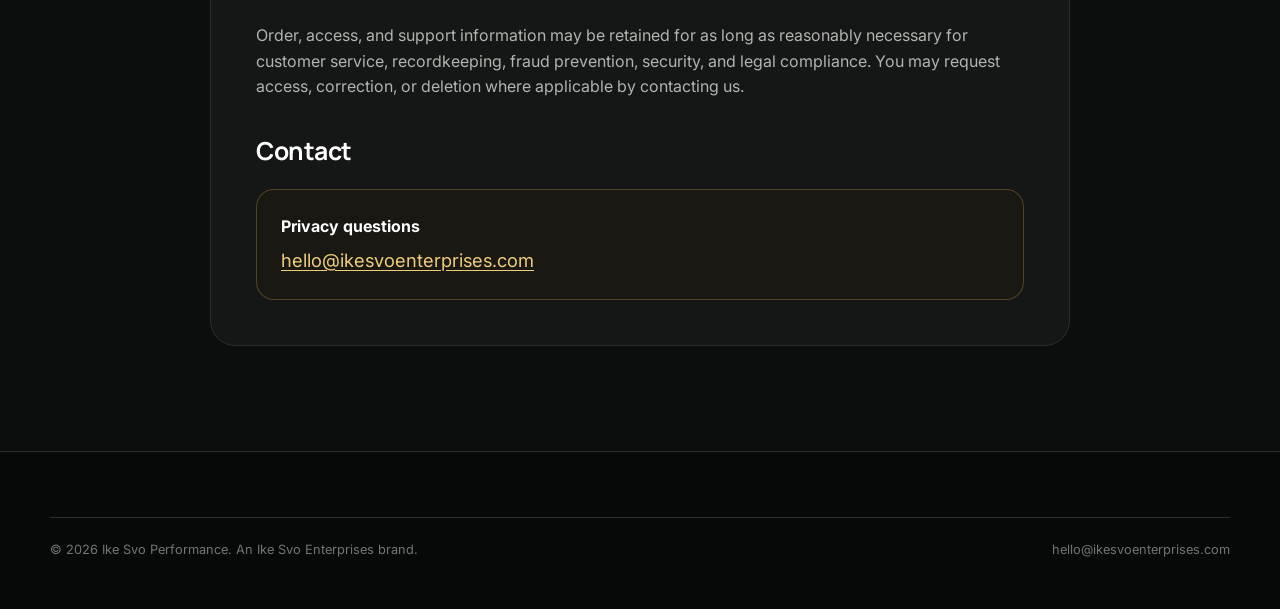
<file: privacy.html>
<!DOCTYPE html>
<html lang="en">
<head>
  <meta charset="UTF-8">
  <meta name="viewport" content="width=device-width, initial-scale=1.0">
  <meta name="description" content="Privacy Policy for the Ike Svo Performance website, digital products, and Ike Svo Coach app.">
  <meta name="theme-color" content="#070808">
  <title>Privacy Policy | Ike Svo Performance</title>
  <link rel="preconnect" href="https://fonts.googleapis.com">
  <link rel="preconnect" href="https://fonts.gstatic.com" crossorigin>
  <link href="https://fonts.googleapis.com/css2?family=Inter:wght@400;500;600;700;800&family=Manrope:wght@600;700;800&display=swap" rel="stylesheet">
  <link rel="icon" href="favicon.ico" sizes="any">
  <link rel="icon" type="image/png" href="svo-favicon-32.png" sizes="32x32">
  <link rel="apple-touch-icon" href="svo-app-icon-192.png">
  <link rel="stylesheet" href="styles.css?v=20260811b">
</head>
<body>
  <a class="skip-link" href="#main-content">Skip to content</a>
  <header class="site-header">
    <div class="container nav-wrap compact-nav-wrap">
      <a class="brand" href="index.html" aria-label="Ike Svo Performance home"><img class="brand-logo-mark" src="svo-logo-mark-web.webp" alt="" width="45" height="45"><img class="brand-logo-wordmark" src="svo-logo-wordmark-web.webp" alt="" width="600" height="148"></a>
      <nav class="simple-nav"><a href="index.html">Back to site</a><a class="nav-cta" href="https://payhip.com/b/asC7j" data-complete-system-link target="_blank" rel="noopener">Get the Complete System</a></nav>
    </div>
  </header>
  <main class="policy-main" id="main-content">
    <div class="policy-shell"><article class="policy-card">
      <div class="eyebrow">Legal</div>
      <h1>Privacy Policy</h1>
      <p class="policy-meta">Last updated: August 11, 2026</p>
      <p>This Privacy Policy explains how Ike Svo Performance, a brand of Ike Svo Enterprises, handles information associated with this website, its digital products, and Ike Svo Coach.</p>
      <h2>Information you provide</h2>
      <p>When you contact us, we may receive your name, email address, and the content of your message. When you purchase a product, Payhip and its payment providers collect the information necessary to process the order, deliver the product, and issue software access.</p>
      <h2>Ike Svo Coach information</h2>
      <p>When you activate or use Ike Svo Coach, the app processes your license key and the fitness information you choose to enter, such as schedule, targets, workouts, check-ins, measurements, or progress photos. Your training and check-in progress is stored locally in the browser on the device you use; it is not automatically synced to an Ike Svo Performance account or cloud progress database. Use the in-app backup feature before clearing browser data or changing devices. Do not enter payment-card data, government identification numbers, passwords, or sensitive medical records into the app.</p>
      <h2>Payment information</h2>
      <p>Payments are processed by third-party commerce and payment providers, including Payhip and Stripe. We do not receive or store your full payment-card number on this website.</p>
      <h2>Automatically collected information</h2>
      <p>Our hosting, app, and commerce providers may collect basic technical information such as IP address, device type, browser information, referral source, timestamps, and site, app, or checkout activity for security, operations, fraud prevention, and analytics.</p>
      <h2>How information is used</h2>
      <ul>
        <li>To process purchases, issue licenses, and deliver digital products.</li>
        <li>To provide app functionality and maintain customer access.</li>
        <li>To respond to questions and provide order or activation support.</li>
        <li>To protect the website, app, customers, and payment systems from misuse or fraud.</li>
        <li>To comply with legal, tax, accounting, and platform obligations.</li>
      </ul>
      <h2>Sharing</h2>
      <p>Information may be shared with service providers that host the site or app, process checkout, deliver products, validate access, provide email services, or support legal and accounting obligations. We do not sell customers' personal information.</p>
      <h2>Retention and choices</h2>
      <p>Order, access, and support information may be retained for as long as reasonably necessary for customer service, recordkeeping, fraud prevention, security, and legal compliance. You may request access, correction, or deletion where applicable by contacting us.</p>
      <h2>Contact</h2>
      <div class="contact-box"><strong>Privacy questions</strong><a href="mailto:hello@ikesvoenterprises.com">hello@ikesvoenterprises.com</a></div>
    </article></div>
  </main>
  <footer><div class="container"><div class="footer-bottom"><span>© <span id="year"></span> Ike Svo Performance. An Ike Svo Enterprises brand.</span><span><a href="mailto:hello@ikesvoenterprises.com">hello@ikesvoenterprises.com</a></span></div></div></footer>
  <script src="script.js"></script>
</body>
</html>
</file>
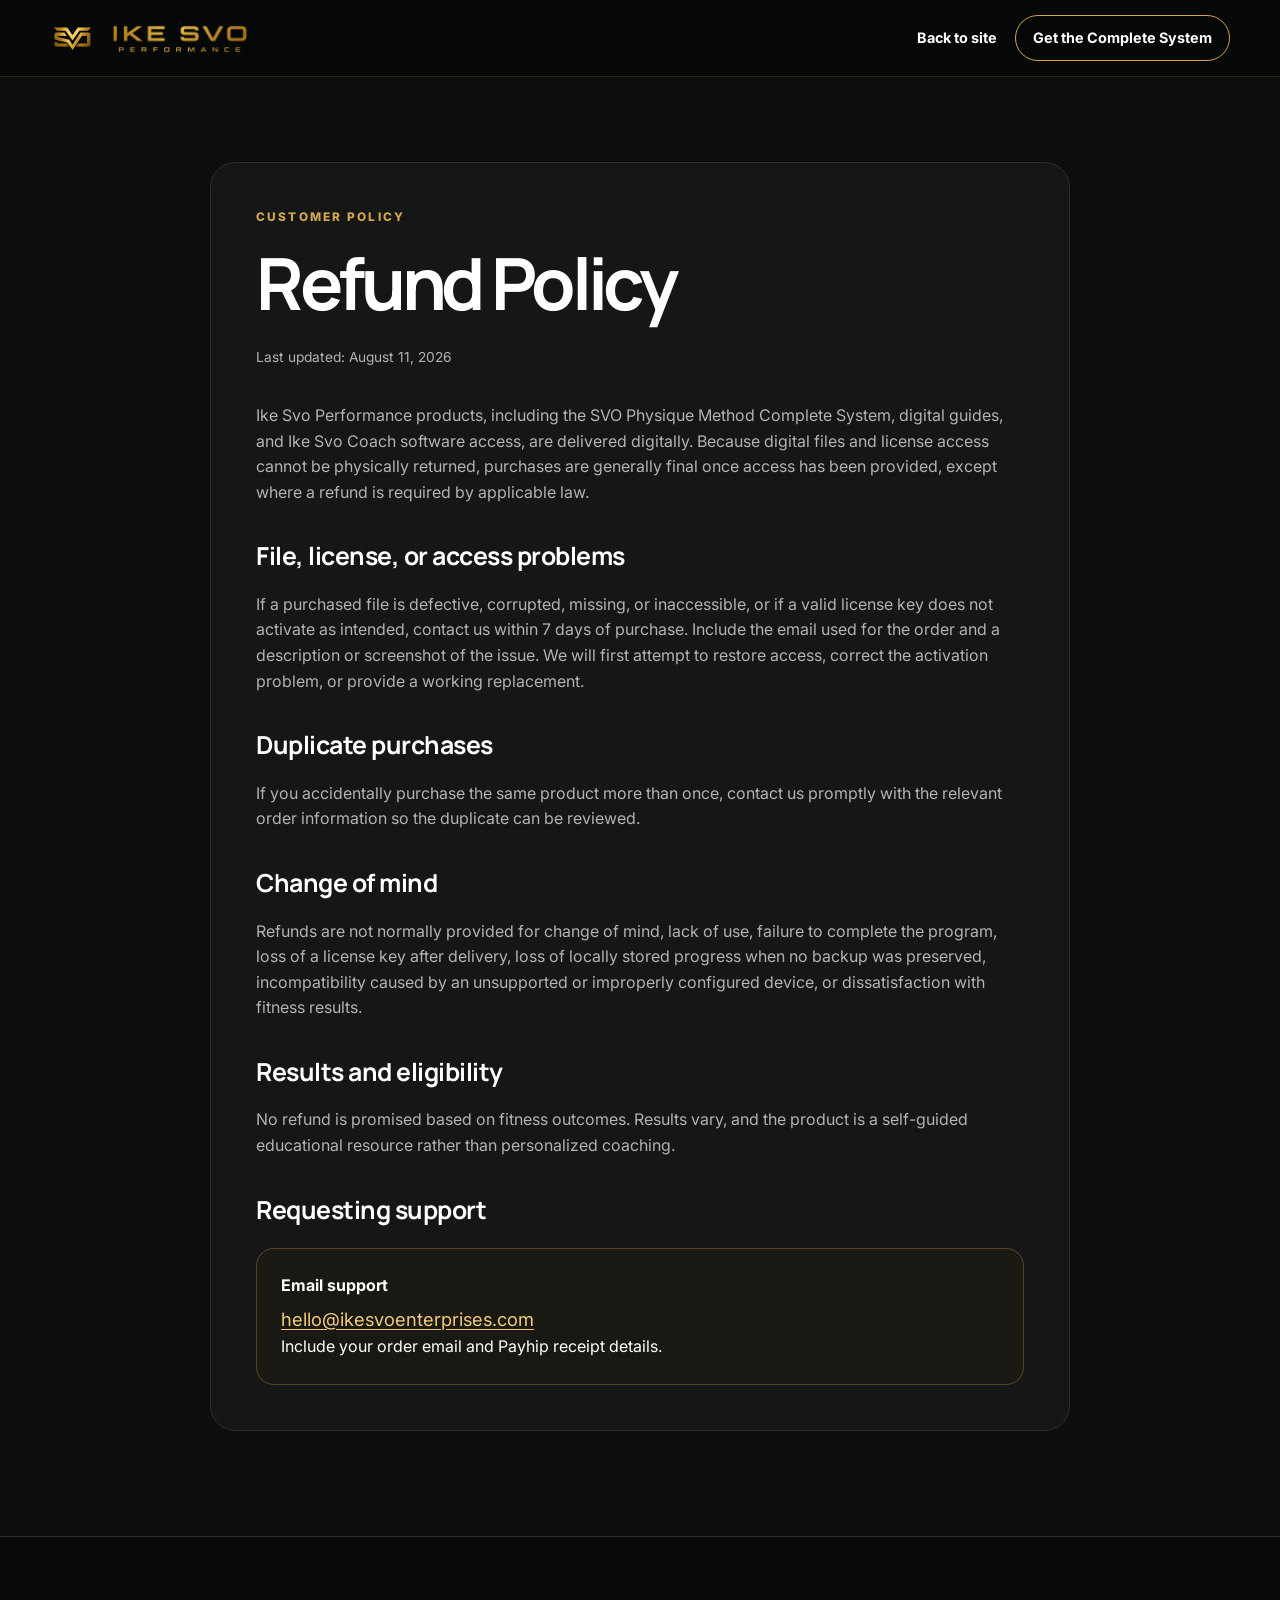
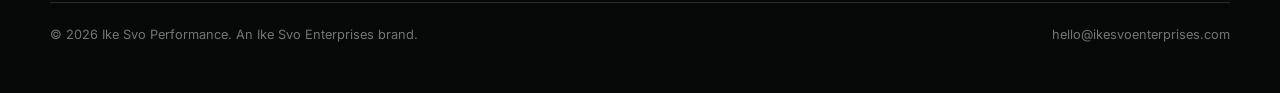
<file: refund.html>
<!DOCTYPE html>
<html lang="en">
<head>
  <meta charset="UTF-8">
  <meta name="viewport" content="width=device-width, initial-scale=1.0">
  <meta name="description" content="Refund Policy for Ike Svo Performance digital guides and Ike Svo Coach software access.">
  <meta name="theme-color" content="#070808">
  <title>Refund Policy | Ike Svo Performance</title>
  <link rel="preconnect" href="https://fonts.googleapis.com">
  <link rel="preconnect" href="https://fonts.gstatic.com" crossorigin>
  <link href="https://fonts.googleapis.com/css2?family=Inter:wght@400;500;600;700;800&family=Manrope:wght@600;700;800&display=swap" rel="stylesheet">
  <link rel="icon" href="favicon.ico" sizes="any">
  <link rel="icon" type="image/png" href="svo-favicon-32.png" sizes="32x32">
  <link rel="apple-touch-icon" href="svo-app-icon-192.png">
  <link rel="stylesheet" href="styles.css?v=20260811b">
</head>
<body>
  <a class="skip-link" href="#main-content">Skip to content</a>
  <header class="site-header">
    <div class="container nav-wrap compact-nav-wrap">
      <a class="brand" href="index.html" aria-label="Ike Svo Performance home"><img class="brand-logo-mark" src="svo-logo-mark-web.webp" alt="" width="45" height="45"><img class="brand-logo-wordmark" src="svo-logo-wordmark-web.webp" alt="" width="600" height="148"></a>
      <nav class="simple-nav"><a href="index.html">Back to site</a><a class="nav-cta" href="https://payhip.com/b/asC7j" data-complete-system-link target="_blank" rel="noopener">Get the Complete System</a></nav>
    </div>
  </header>
  <main class="policy-main" id="main-content">
    <div class="policy-shell"><article class="policy-card">
      <div class="eyebrow">Customer policy</div>
      <h1>Refund Policy</h1>
      <p class="policy-meta">Last updated: August 11, 2026</p>
      <p>Ike Svo Performance products, including the SVO Physique Method Complete System, digital guides, and Ike Svo Coach software access, are delivered digitally. Because digital files and license access cannot be physically returned, purchases are generally final once access has been provided, except where a refund is required by applicable law.</p>
      <h2>File, license, or access problems</h2>
      <p>If a purchased file is defective, corrupted, missing, or inaccessible, or if a valid license key does not activate as intended, contact us within 7 days of purchase. Include the email used for the order and a description or screenshot of the issue. We will first attempt to restore access, correct the activation problem, or provide a working replacement.</p>
      <h2>Duplicate purchases</h2>
      <p>If you accidentally purchase the same product more than once, contact us promptly with the relevant order information so the duplicate can be reviewed.</p>
      <h2>Change of mind</h2>
      <p>Refunds are not normally provided for change of mind, lack of use, failure to complete the program, loss of a license key after delivery, loss of locally stored progress when no backup was preserved, incompatibility caused by an unsupported or improperly configured device, or dissatisfaction with fitness results.</p>
      <h2>Results and eligibility</h2>
      <p>No refund is promised based on fitness outcomes. Results vary, and the product is a self-guided educational resource rather than personalized coaching.</p>
      <h2>Requesting support</h2>
      <div class="contact-box"><strong>Email support</strong><a href="mailto:hello@ikesvoenterprises.com">hello@ikesvoenterprises.com</a><span>Include your order email and Payhip receipt details.</span></div>
    </article></div>
  </main>
  <footer><div class="container"><div class="footer-bottom"><span>© <span id="year"></span> Ike Svo Performance. An Ike Svo Enterprises brand.</span><span><a href="mailto:hello@ikesvoenterprises.com">hello@ikesvoenterprises.com</a></span></div></div></footer>
  <script src="script.js"></script>
</body>
</html>
</file>
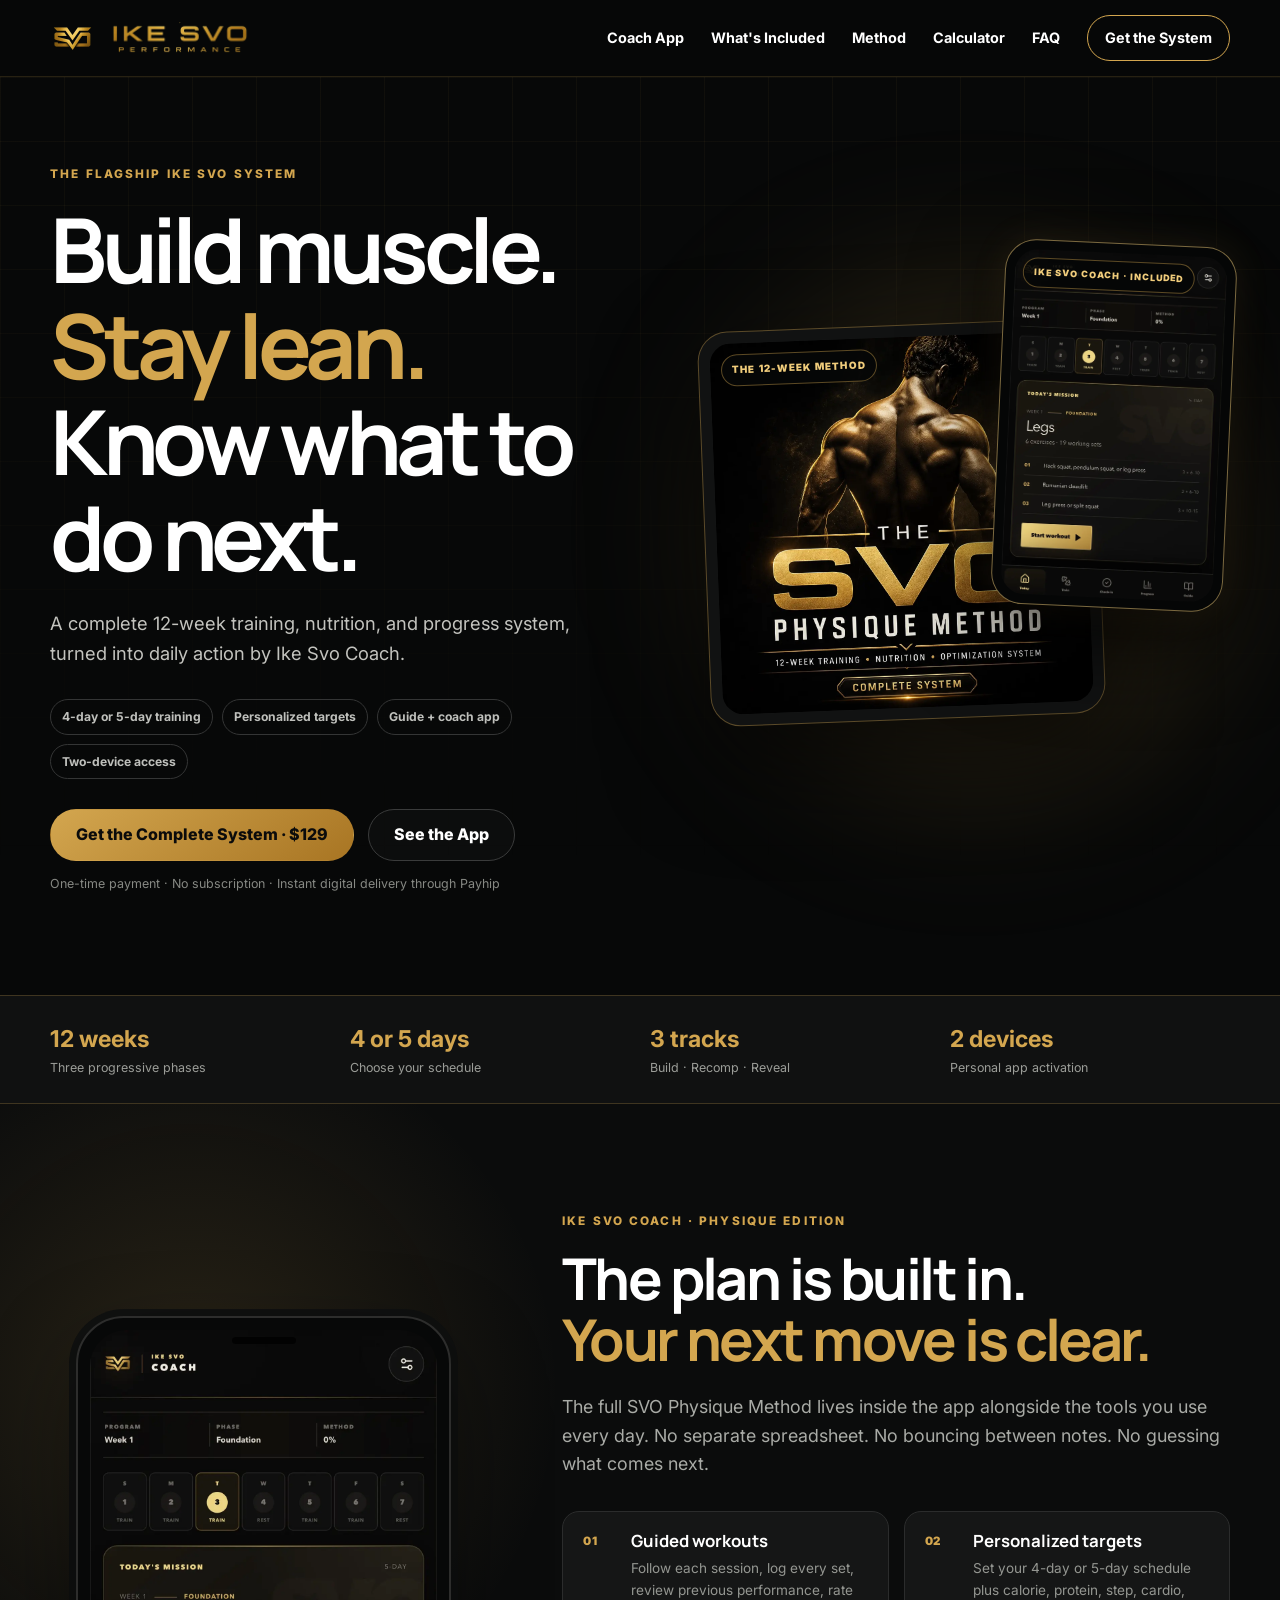
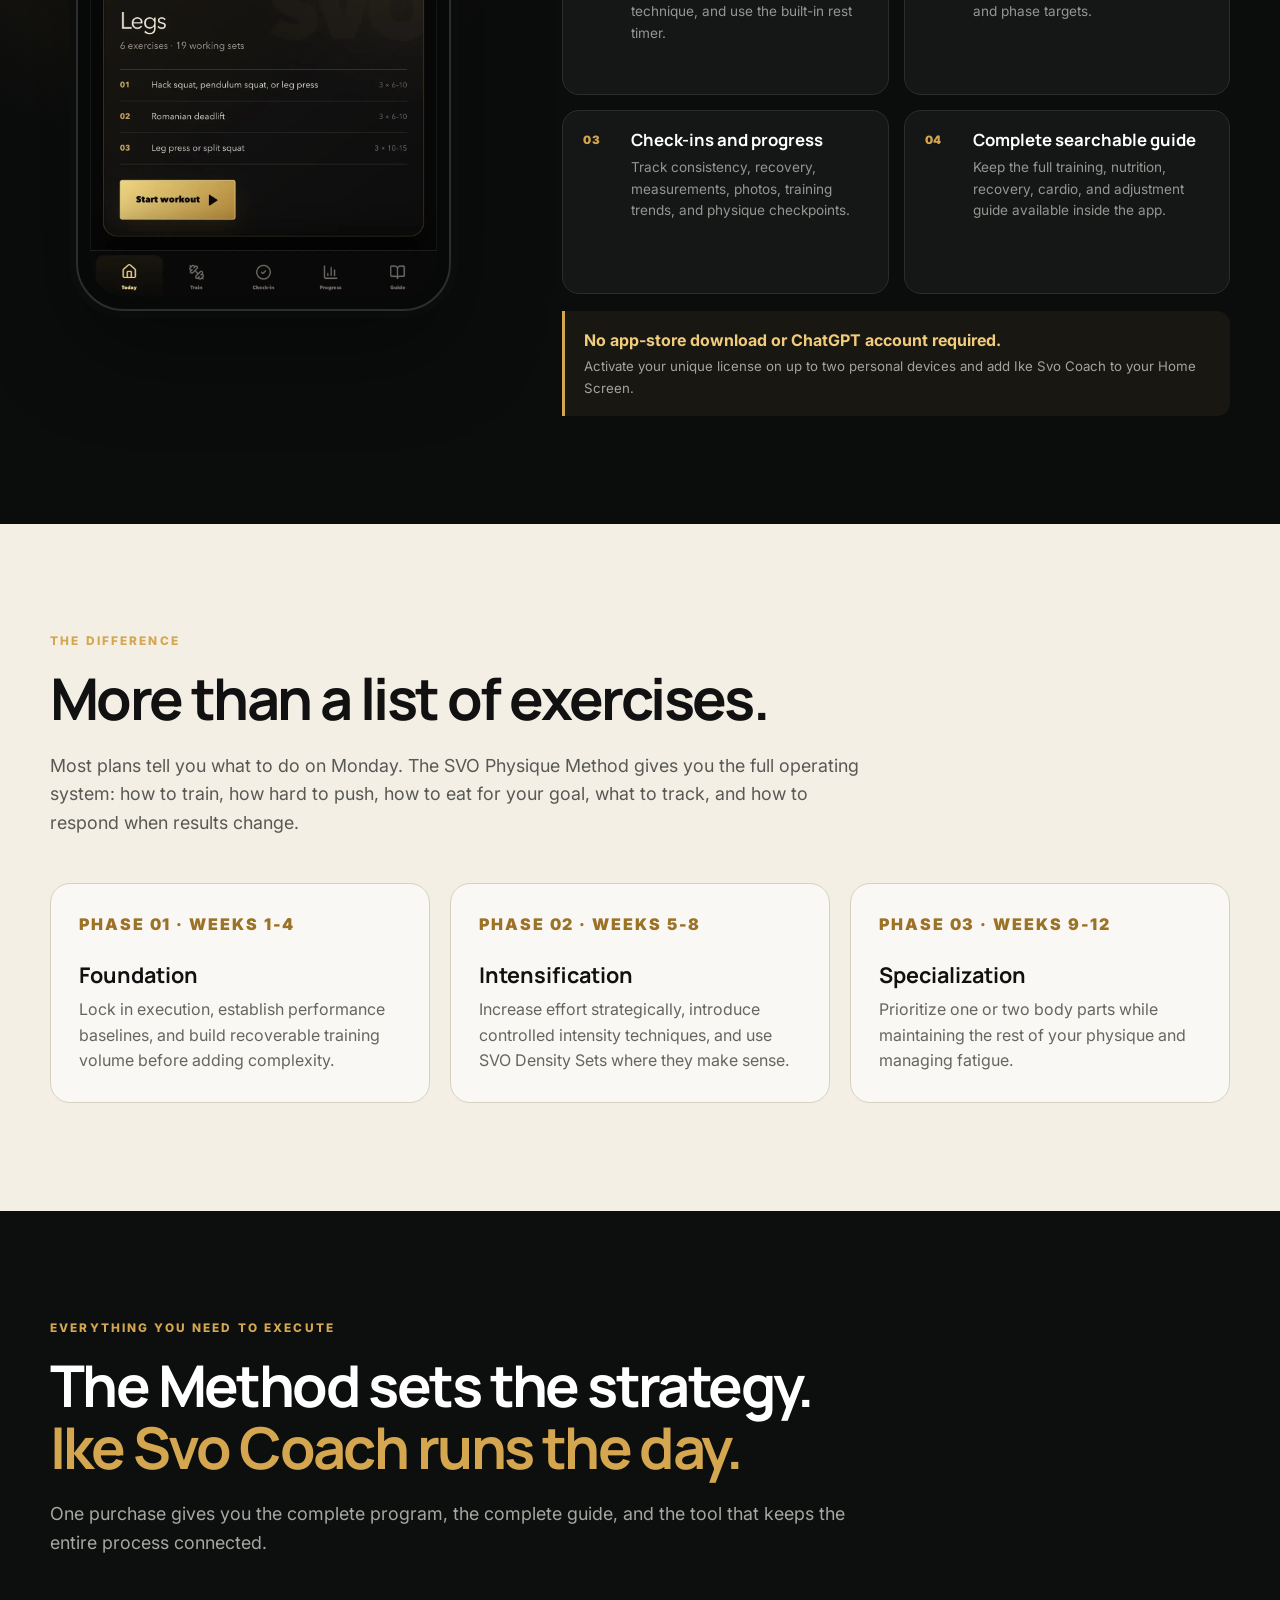
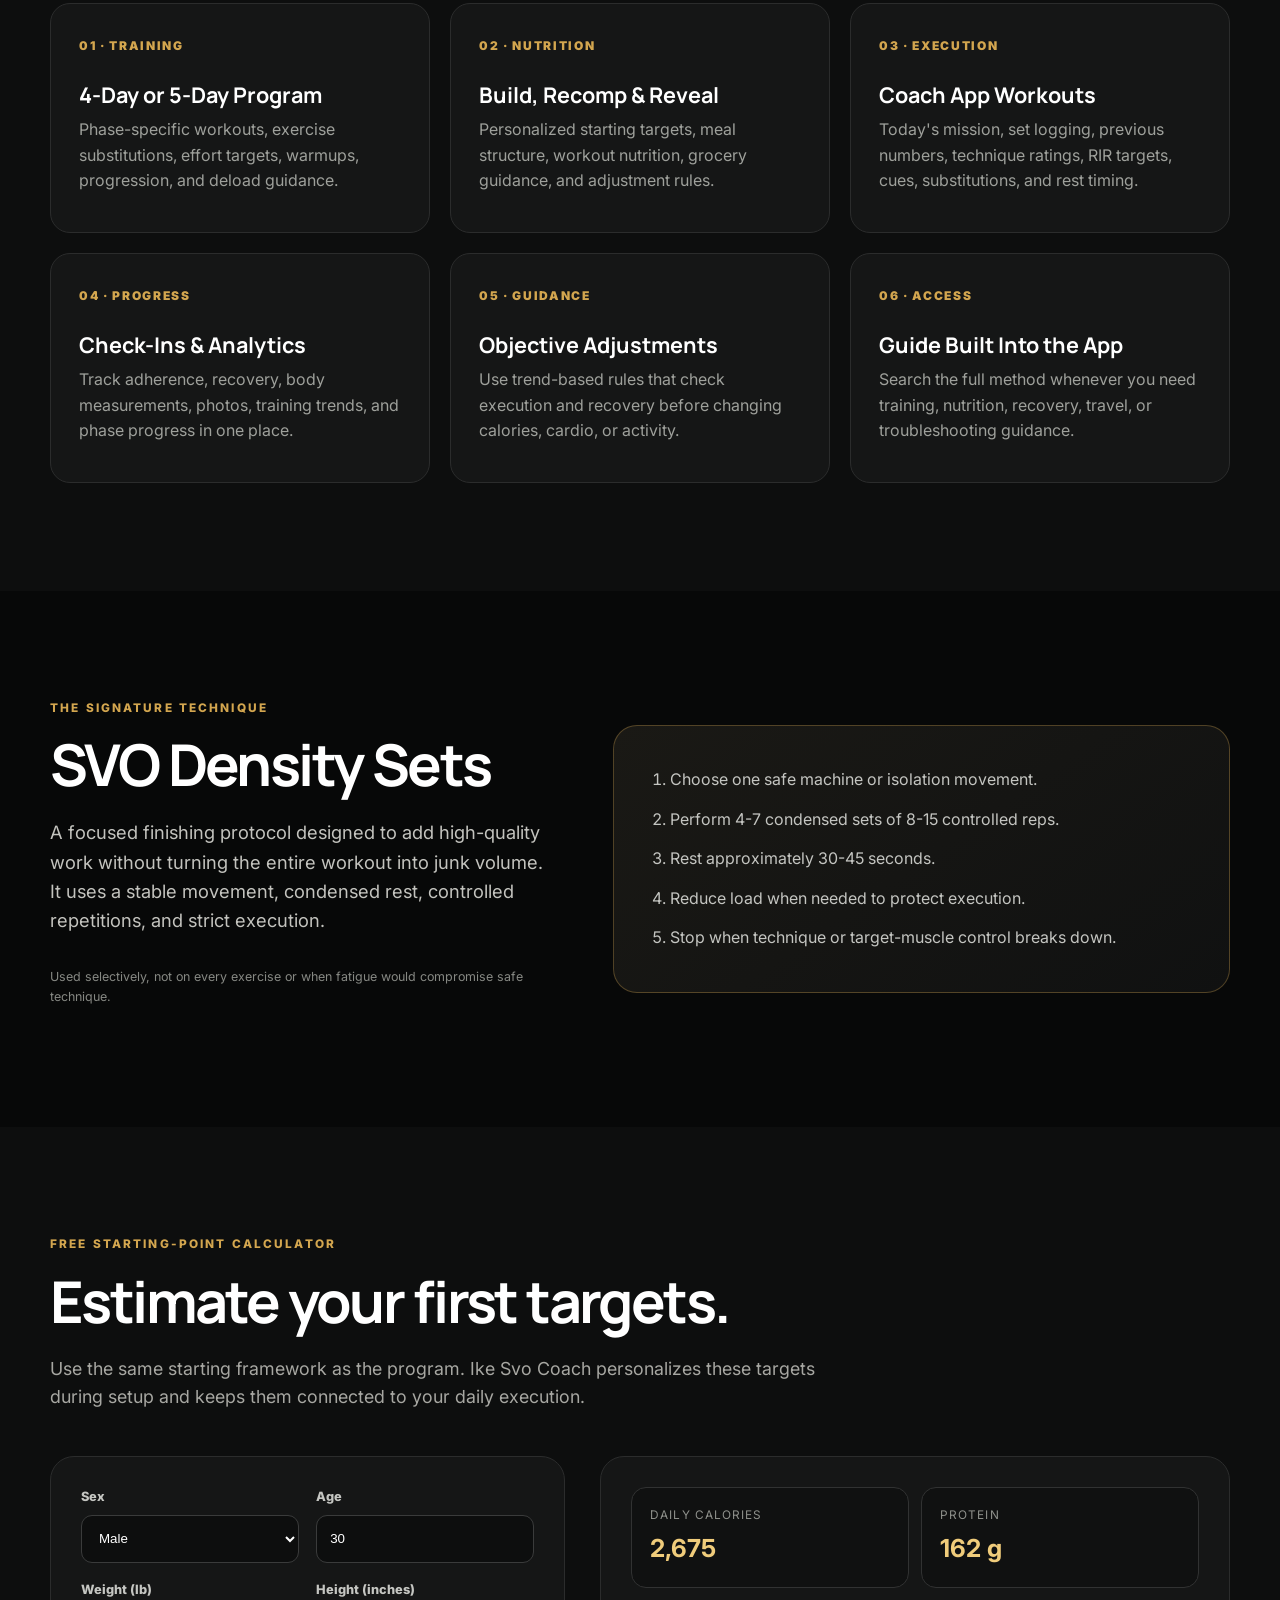
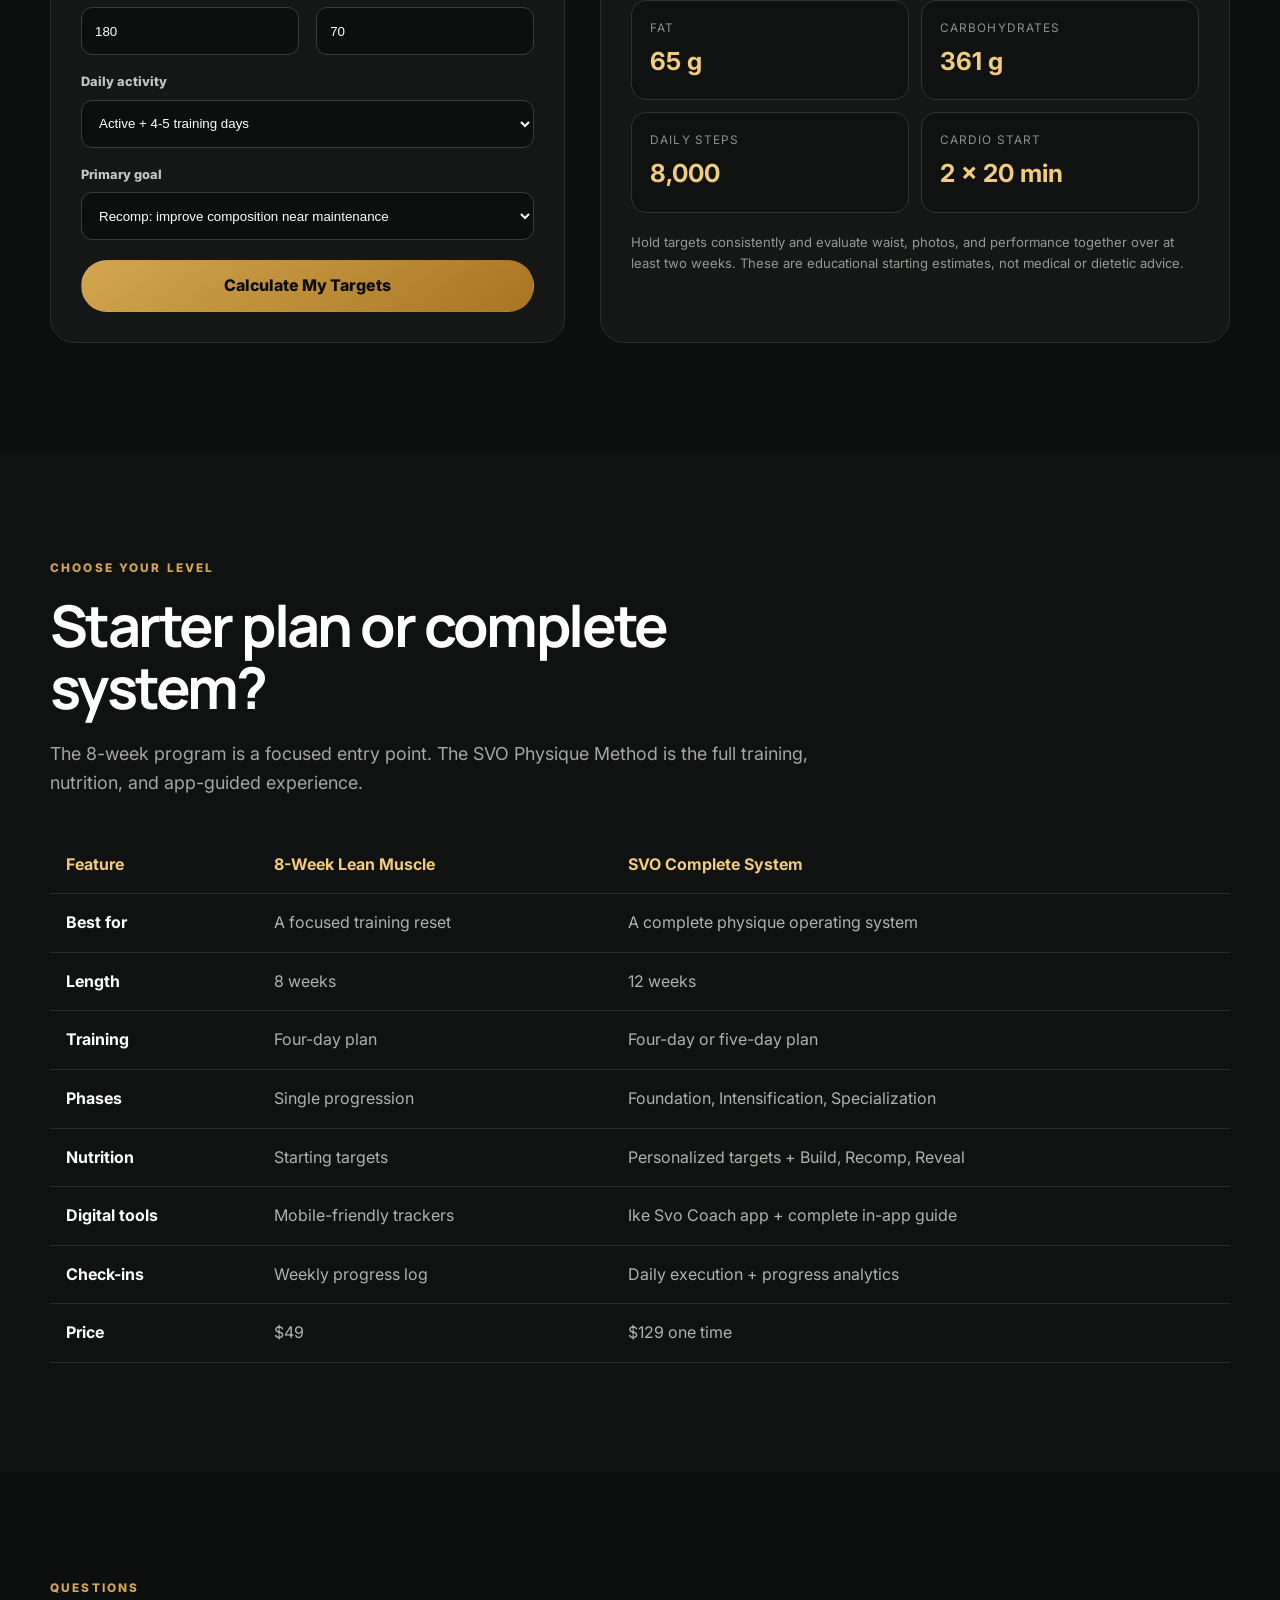
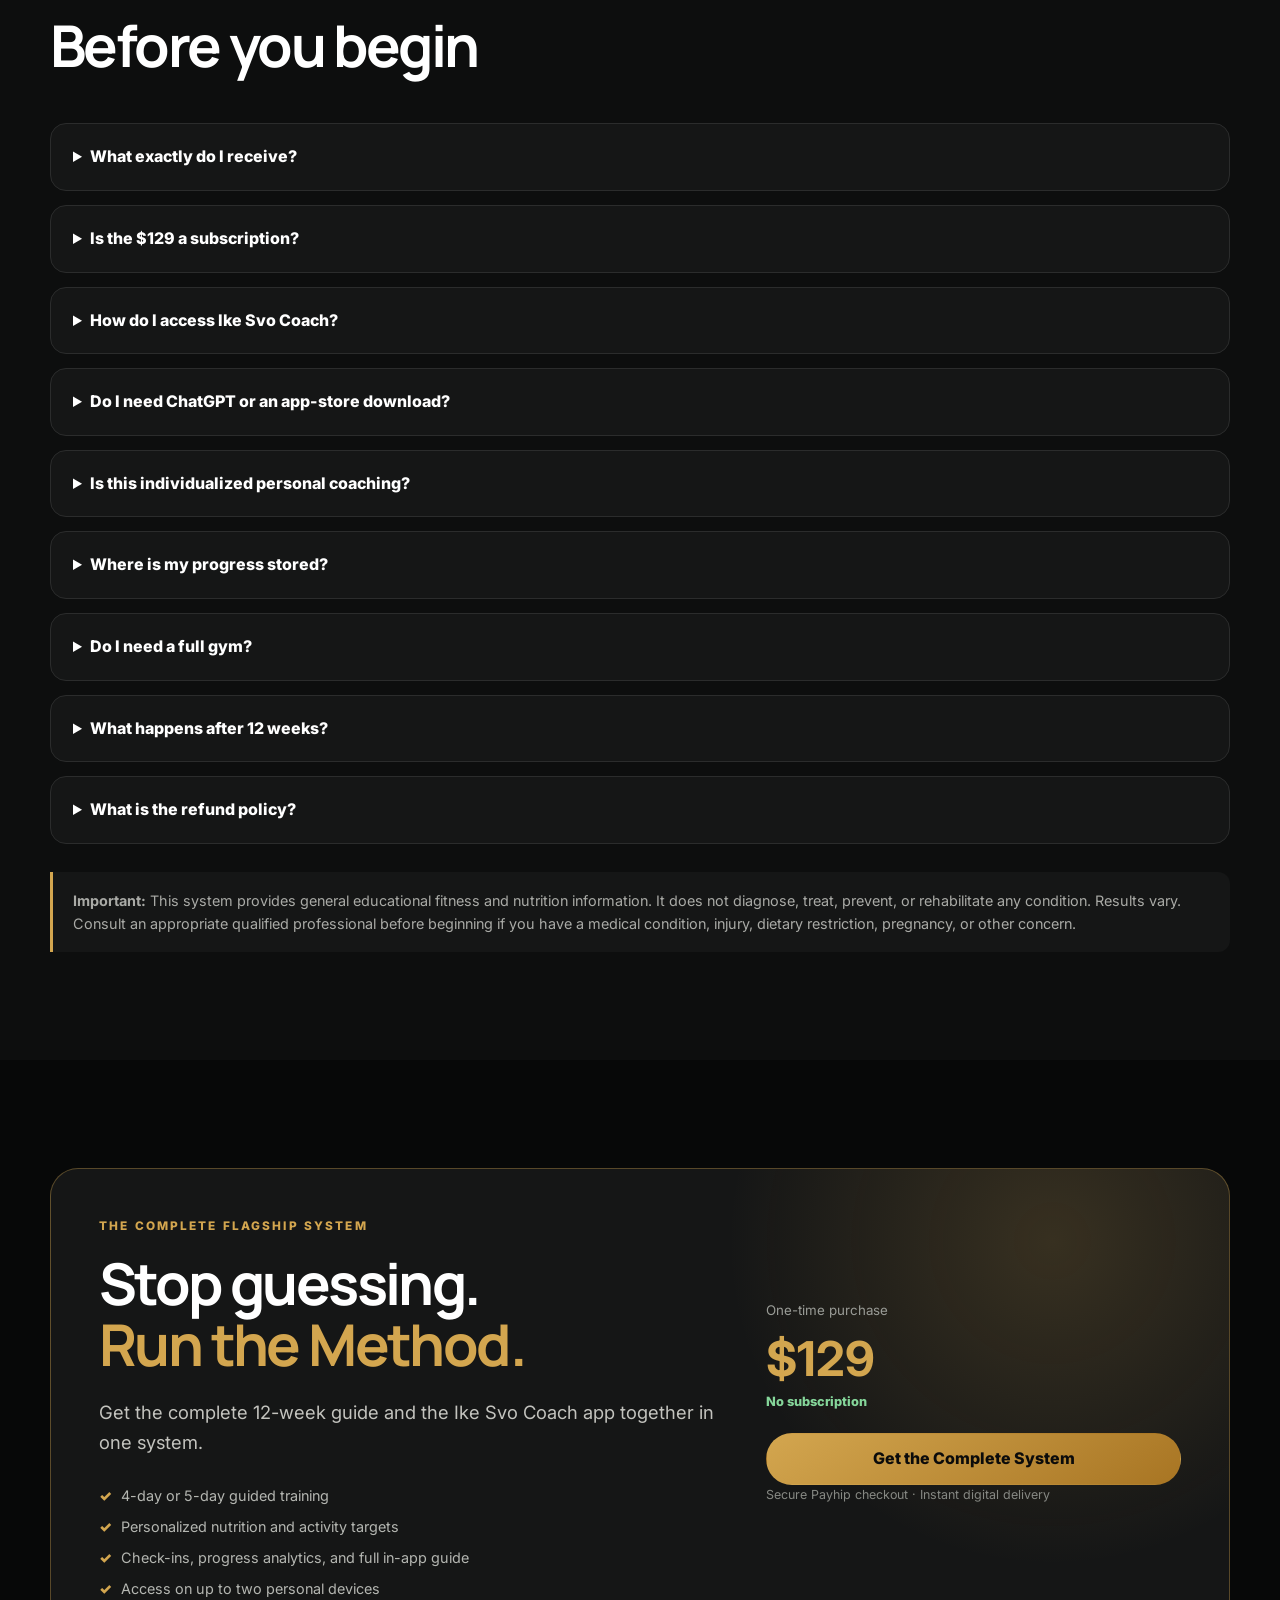
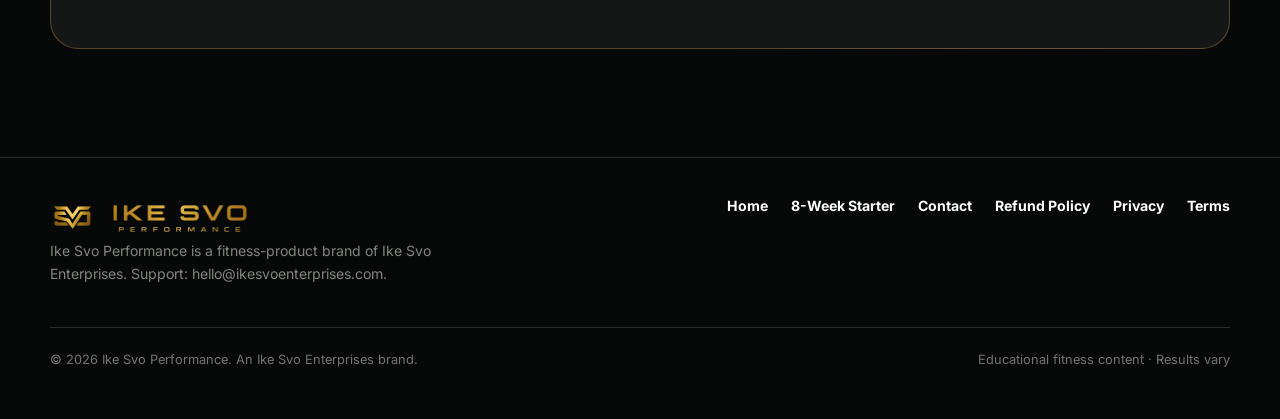
<file: svo-physique.html>
<!DOCTYPE html>
<html lang="en">
<head>
  <meta charset="UTF-8">
  <meta name="viewport" content="width=device-width, initial-scale=1.0">
  <meta name="description" content="The 12-week SVO Physique Method combines structured training, personalized nutrition targets, guided workouts, check-ins, and progress tracking inside the Ike Svo Coach app.">
  <link rel="canonical" href="https://ike-svo-performance.netlify.app/svo-physique.html">
  <meta property="og:type" content="product">
  <meta property="og:title" content="SVO Physique Method + Ike Svo Coach | Complete 12-Week System">
  <meta property="og:description" content="Get the complete 12-week guide and the Ike Svo Coach app in one system with guided workouts, personalized targets, check-ins, progress analytics, and no subscription.">
  <meta property="og:url" content="https://ike-svo-performance.netlify.app/svo-physique.html">
  <meta property="og:image" content="https://ike-svo-performance.netlify.app/svo-physique-method-cover.jpg">
  <meta property="og:image:width" content="1254">
  <meta property="og:image:height" content="1254">
  <meta property="og:image:alt" content="The SVO Physique Method complete 12-week system cover">
  <meta property="product:price:amount" content="129.00">
  <meta property="product:price:currency" content="USD">
  <meta name="twitter:card" content="summary_large_image">
  <meta name="theme-color" content="#070808">
  <title>SVO Physique Method + Ike Svo Coach | Ike Svo Performance</title>
  <link rel="preconnect" href="https://fonts.googleapis.com">
  <link rel="preconnect" href="https://fonts.gstatic.com" crossorigin>
  <link href="https://fonts.googleapis.com/css2?family=Inter:wght@400;500;600;700;800&family=Manrope:wght@600;700;800&display=swap" rel="stylesheet">
  <link rel="icon" href="favicon.ico" sizes="any">
  <link rel="icon" type="image/png" href="svo-favicon-32.png" sizes="32x32">
  <link rel="apple-touch-icon" href="svo-app-icon-192.png">
  <link rel="stylesheet" href="styles.css?v=20260811b">
  <script type="application/ld+json">
  {
    "@context": "https://schema.org",
    "@type": "Product",
    "name": "SVO Physique Method: Complete System",
    "description": "A complete 12-week training, nutrition, and progress system with the Ike Svo Coach app.",
    "image": "https://ike-svo-performance.netlify.app/svo-physique-method-cover.jpg",
    "brand": {"@type": "Brand", "name": "Ike Svo Performance"},
    "offers": {
      "@type": "Offer",
      "price": "129.00",
      "priceCurrency": "USD",
      "availability": "https://schema.org/InStock",
      "url": "https://payhip.com/b/asC7j"
    }
  }
  </script>
</head>
<body class="product-page">
  <a class="skip-link" href="#main-content">Skip to content</a>

  <header class="site-header">
    <div class="container nav-wrap">
      <a class="brand" href="index.html" aria-label="Ike Svo Performance home">
        <img class="brand-logo-mark" src="svo-logo-mark-web.webp" alt="" width="45" height="45">
        <img class="brand-logo-wordmark" src="svo-logo-wordmark-web.webp" alt="" width="600" height="148">
      </a>
      <button class="menu-toggle" type="button" aria-label="Open menu" aria-expanded="false" aria-controls="primary-navigation">☰</button>
      <nav class="nav-links" id="primary-navigation" aria-label="Primary navigation">
        <a href="#app">Coach App</a>
        <a href="#inside">What's Included</a>
        <a href="#method">Method</a>
        <a href="#calculator">Calculator</a>
        <a href="#faq">FAQ</a>
        <a class="nav-cta" href="#get-started">Get the System</a>
      </nav>
    </div>
  </header>

  <main id="main-content">
    <section class="method-hero product-v3-hero">
      <div class="hero-grid-bg"></div>
      <div class="container method-hero-grid">
        <div>
          <div class="eyebrow">The flagship Ike Svo system</div>
          <h1>Build muscle.<br><span>Stay lean.</span><br>Know what to do next.</h1>
          <p class="hero-text">A complete 12-week training, nutrition, and progress system, turned into daily action by Ike Svo Coach.</p>
          <div class="hero-labels">
            <span>4-day or 5-day training</span>
            <span>Personalized targets</span>
            <span>Guide + coach app</span>
            <span>Two-device access</span>
          </div>
          <div class="hero-actions">
            <a class="button button-gold" href="https://payhip.com/b/asC7j" data-complete-system-link target="_blank" rel="noopener">Get the Complete System · $129</a>
            <a class="button button-outline" href="#app">See the App</a>
          </div>
          <p class="microcopy">One-time payment · No subscription · Instant digital delivery through Payhip</p>
        </div>

        <a class="method-system-visual" href="#app" aria-label="See Ike Svo Coach included with the SVO Physique Method">
          <div class="method-cover-card">
            <span class="visual-badge">THE 12-WEEK METHOD</span>
            <img src="svo-physique-method-cover.webp" width="1254" height="1254" alt="The SVO Physique Method training, nutrition, and optimization guide cover" fetchpriority="high" decoding="async">
          </div>
          <div class="method-phone-preview">
            <span class="visual-badge">IKE SVO COACH · INCLUDED</span>
            <img src="ike-svo-coach-dashboard.webp" width="1032" height="1682" alt="Ike Svo Coach app showing the Week 1 Foundation leg workout and schedule" fetchpriority="high" decoding="async">
          </div>
        </a>
      </div>
    </section>

    <section class="method-strip" aria-label="Program overview">
      <div class="container method-strip-grid">
        <div><strong>12 weeks</strong><span>Three progressive phases</span></div>
        <div><strong>4 or 5 days</strong><span>Choose your schedule</span></div>
        <div><strong>3 tracks</strong><span>Build · Recomp · Reveal</span></div>
        <div><strong>2 devices</strong><span>Personal app activation</span></div>
      </div>
    </section>

    <section class="section product-app-section" id="app">
      <div class="container product-app-grid">
        <div class="product-phone-stage">
          <div class="phone-shell product-phone-shell">
            <div class="phone-speaker" aria-hidden="true"></div>
            <img src="ike-svo-coach-dashboard.webp" width="1032" height="1682" alt="Ike Svo Coach mobile dashboard with today's guided workout, program phase, and weekly schedule" loading="lazy" decoding="async">
          </div>
        </div>
        <div class="app-copy">
          <div class="eyebrow">Ike Svo Coach · Physique Edition</div>
          <h2>The plan is built in.<br><span>Your next move is clear.</span></h2>
          <p class="section-lead">The full SVO Physique Method lives inside the app alongside the tools you use every day. No separate spreadsheet. No bouncing between notes. No guessing what comes next.</p>
          <div class="app-feature-grid">
            <article><span>01</span><div><h3>Guided workouts</h3><p>Follow each session, log every set, review previous performance, rate technique, and use the built-in rest timer.</p></div></article>
            <article><span>02</span><div><h3>Personalized targets</h3><p>Set your 4-day or 5-day schedule plus calorie, protein, step, cardio, and phase targets.</p></div></article>
            <article><span>03</span><div><h3>Check-ins and progress</h3><p>Track consistency, recovery, measurements, photos, training trends, and physique checkpoints.</p></div></article>
            <article><span>04</span><div><h3>Complete searchable guide</h3><p>Keep the full training, nutrition, recovery, cardio, and adjustment guide available inside the app.</p></div></article>
          </div>
          <div class="app-access-note"><strong>No app-store download or ChatGPT account required.</strong><span>Activate your unique license on up to two personal devices and add Ike Svo Coach to your Home Screen.</span></div>
        </div>
      </div>
    </section>

    <section class="section method-light" id="method">
      <div class="container">
        <div class="method-intro">
          <div class="eyebrow">The difference</div>
          <h2>More than a list of exercises.</h2>
          <p>Most plans tell you what to do on Monday. The SVO Physique Method gives you the full operating system: how to train, how hard to push, how to eat for your goal, what to track, and how to respond when results change.</p>
        </div>
        <div class="phase-grid">
          <article class="phase-card"><span class="phase-number">PHASE 01 · WEEKS 1-4</span><h3>Foundation</h3><p>Lock in execution, establish performance baselines, and build recoverable training volume before adding complexity.</p></article>
          <article class="phase-card"><span class="phase-number">PHASE 02 · WEEKS 5-8</span><h3>Intensification</h3><p>Increase effort strategically, introduce controlled intensity techniques, and use SVO Density Sets where they make sense.</p></article>
          <article class="phase-card"><span class="phase-number">PHASE 03 · WEEKS 9-12</span><h3>Specialization</h3><p>Prioritize one or two body parts while maintaining the rest of your physique and managing fatigue.</p></article>
        </div>
      </div>
    </section>

    <section class="section method-dark" id="inside">
      <div class="container">
        <div class="method-intro">
          <div class="eyebrow">Everything you need to execute</div>
          <h2>The Method sets the strategy.<br><span>Ike Svo Coach runs the day.</span></h2>
          <p>One purchase gives you the complete program, the complete guide, and the tool that keeps the entire process connected.</p>
        </div>
        <div class="deliverable-grid">
          <article class="deliverable-card"><span>01 · TRAINING</span><h3>4-Day or 5-Day Program</h3><p>Phase-specific workouts, exercise substitutions, effort targets, warmups, progression, and deload guidance.</p></article>
          <article class="deliverable-card"><span>02 · NUTRITION</span><h3>Build, Recomp &amp; Reveal</h3><p>Personalized starting targets, meal structure, workout nutrition, grocery guidance, and adjustment rules.</p></article>
          <article class="deliverable-card"><span>03 · EXECUTION</span><h3>Coach App Workouts</h3><p>Today's mission, set logging, previous numbers, technique ratings, RIR targets, cues, substitutions, and rest timing.</p></article>
          <article class="deliverable-card"><span>04 · PROGRESS</span><h3>Check-Ins &amp; Analytics</h3><p>Track adherence, recovery, body measurements, photos, training trends, and phase progress in one place.</p></article>
          <article class="deliverable-card"><span>05 · GUIDANCE</span><h3>Objective Adjustments</h3><p>Use trend-based rules that check execution and recovery before changing calories, cardio, or activity.</p></article>
          <article class="deliverable-card"><span>06 · ACCESS</span><h3>Guide Built Into the App</h3><p>Search the full method whenever you need training, nutrition, recovery, travel, or troubleshooting guidance.</p></article>
        </div>
      </div>
    </section>

    <section class="section">
      <div class="container density-feature">
        <div>
          <div class="eyebrow">The signature technique</div>
          <h2>SVO Density Sets</h2>
          <p class="hero-text">A focused finishing protocol designed to add high-quality work without turning the entire workout into junk volume. It uses a stable movement, condensed rest, controlled repetitions, and strict execution.</p>
          <p class="microcopy">Used selectively, not on every exercise or when fatigue would compromise safe technique.</p>
        </div>
        <div class="density-box"><ol><li>Choose one safe machine or isolation movement.</li><li>Perform 4-7 condensed sets of 8-15 controlled reps.</li><li>Rest approximately 30-45 seconds.</li><li>Reduce load when needed to protect execution.</li><li>Stop when technique or target-muscle control breaks down.</li></ol></div>
      </div>
    </section>

    <section class="section method-dark" id="calculator">
      <div class="container">
        <div class="method-intro"><div class="eyebrow">Free starting-point calculator</div><h2>Estimate your first targets.</h2><p>Use the same starting framework as the program. Ike Svo Coach personalizes these targets during setup and keeps them connected to your daily execution.</p></div>
        <div class="calculator-shell">
          <form class="calculator-form" id="macro-calculator">
            <div class="form-grid">
              <div class="form-field"><label for="calc-sex">Sex</label><select id="calc-sex" required><option value="male">Male</option><option value="female">Female</option></select></div>
              <div class="form-field"><label for="calc-age">Age</label><input id="calc-age" type="number" min="18" max="80" value="30" inputmode="numeric" required></div>
              <div class="form-field"><label for="calc-weight">Weight (lb)</label><input id="calc-weight" type="number" min="90" max="500" value="180" inputmode="decimal" required></div>
              <div class="form-field"><label for="calc-height">Height (inches)</label><input id="calc-height" type="number" min="48" max="84" value="70" inputmode="decimal" required></div>
              <div class="form-field full"><label for="calc-activity">Daily activity</label><select id="calc-activity"><option value="1.35">Mostly seated + 3-4 training days</option><option value="1.5" selected>Active + 4-5 training days</option><option value="1.65">Very active job or high daily movement</option></select></div>
              <div class="form-field full"><label for="calc-goal">Primary goal</label><select id="calc-goal"><option value="build">Build: controlled muscle gain</option><option value="recomp" selected>Recomp: improve composition near maintenance</option><option value="reveal">Reveal: controlled fat loss</option></select></div>
            </div>
            <button class="button button-gold" type="submit">Calculate My Targets</button>
          </form>
          <div class="calculator-results" aria-live="polite">
            <div class="results-grid">
              <div class="result-tile"><span>Daily calories</span><strong id="result-calories">2,600</strong></div>
              <div class="result-tile"><span>Protein</span><strong id="result-protein">180 g</strong></div>
              <div class="result-tile"><span>Fat</span><strong id="result-fat">72 g</strong></div>
              <div class="result-tile"><span>Carbohydrates</span><strong id="result-carbs">308 g</strong></div>
              <div class="result-tile"><span>Daily steps</span><strong id="result-steps">8,000</strong></div>
              <div class="result-tile"><span>Cardio start</span><strong id="result-cardio">2 × 20 min</strong></div>
            </div>
            <p class="result-note" id="result-guidance">Starting estimates, not a prescription. Follow your two-week trend before making an adjustment.</p>
          </div>
        </div>
      </div>
    </section>

    <section class="section comparison-section">
      <div class="container">
        <div class="method-intro"><div class="eyebrow">Choose your level</div><h2>Starter plan or complete system?</h2><p>The 8-week program is a focused entry point. The SVO Physique Method is the full training, nutrition, and app-guided experience.</p></div>
        <div class="comparison-wrap"><table class="comparison-table"><thead><tr><th>Feature</th><th>8-Week Lean Muscle</th><th>SVO Complete System</th></tr></thead><tbody>
          <tr><td>Best for</td><td>A focused training reset</td><td>A complete physique operating system</td></tr>
          <tr><td>Length</td><td>8 weeks</td><td>12 weeks</td></tr>
          <tr><td>Training</td><td>Four-day plan</td><td>Four-day or five-day plan</td></tr>
          <tr><td>Phases</td><td>Single progression</td><td>Foundation, Intensification, Specialization</td></tr>
          <tr><td>Nutrition</td><td>Starting targets</td><td>Personalized targets + Build, Recomp, Reveal</td></tr>
          <tr><td>Digital tools</td><td>Mobile-friendly trackers</td><td>Ike Svo Coach app + complete in-app guide</td></tr>
          <tr><td>Check-ins</td><td>Weekly progress log</td><td>Daily execution + progress analytics</td></tr>
          <tr><td>Price</td><td>$49</td><td>$129 one time</td></tr>
        </tbody></table></div>
      </div>
    </section>

    <section class="section method-dark" id="faq">
      <div class="container">
        <div class="section-heading"><div class="eyebrow">Questions</div><h2>Before you begin</h2></div>
        <div class="faq-list">
          <details><summary>What exactly do I receive?</summary><p>Your purchase includes the complete 12-Week SVO Physique Method, the customer start guide, and one unique Ike Svo Coach software license for use on up to two personal devices.</p></details>
          <details><summary>Is the $129 a subscription?</summary><p>No. It is a one-time purchase. There is no recurring monthly charge.</p></details>
          <details><summary>How do I access Ike Svo Coach?</summary><p>After checkout, Payhip provides your files, activation instructions, and unique license key. Open the app, paste the key, complete setup, and add it to your Home Screen if you choose.</p></details>
          <details><summary>Do I need ChatGPT or an app-store download?</summary><p>No. Ike Svo Coach runs in a modern mobile browser and can be added to your phone's Home Screen. A ChatGPT account is not required.</p></details>
          <details><summary>Is this individualized personal coaching?</summary><p>No. It is a self-guided educational system. The app personalizes your schedule and starting targets from your inputs and provides rule-based guidance; it is not medical, dietetic, rehabilitation, or one-on-one coaching.</p></details>
          <details><summary>Where is my progress stored?</summary><p>Your training and check-in data stays on the device you use. Download a backup from Settings after meaningful progress and before changing phones or clearing browser data.</p></details>
          <details><summary>Do I need a full gym?</summary><p>The primary program is gym-based and works best with common machines, cables, barbells, dumbbells, and cardio equipment. Exercise substitutions are included.</p></details>
          <details><summary>What happens after 12 weeks?</summary><p>Use your final checkpoint to select the next goal, take a lower-fatigue transition week when needed, and repeat with updated baselines or a new specialization focus.</p></details>
          <details><summary>What is the refund policy?</summary><p>Because digital files and software access are delivered immediately, sales are generally final after access, except where required by law or when access is defective or unavailable. See the <a href="refund.html">full policy</a>.</p></details>
        </div>
        <div class="disclaimer"><strong>Important:</strong> This system provides general educational fitness and nutrition information. It does not diagnose, treat, prevent, or rehabilitate any condition. Results vary. Consult an appropriate qualified professional before beginning if you have a medical condition, injury, dietary restriction, pregnancy, or other concern.</div>
      </div>
    </section>

    <section class="section" id="get-started">
      <div class="container launch-panel">
        <div class="launch-panel-grid">
          <div><div class="eyebrow">The complete flagship system</div><h2>Stop guessing.<br><span>Run the Method.</span></h2><p class="hero-text">Get the complete 12-week guide and the Ike Svo Coach app together in one system.</p><ul class="launch-includes"><li>4-day or 5-day guided training</li><li>Personalized nutrition and activity targets</li><li>Check-ins, progress analytics, and full in-app guide</li><li>Access on up to two personal devices</li></ul></div>
          <div class="price-stack"><small>One-time purchase</small><strong>$129</strong><span class="no-subscription">No subscription</span><a class="button button-gold" href="https://payhip.com/b/asC7j" data-complete-system-link target="_blank" rel="noopener">Get the Complete System</a><p class="microcopy">Secure Payhip checkout · Instant digital delivery</p></div>
        </div>
      </div>
    </section>
  </main>

  <footer>
    <div class="container">
      <div class="footer-top">
        <div><a class="brand" href="index.html" aria-label="Ike Svo Performance home"><img class="brand-logo-mark" src="svo-logo-mark-web.webp" alt="" width="45" height="45" loading="lazy"><img class="brand-logo-wordmark" src="svo-logo-wordmark-web.webp" alt="" width="600" height="148" loading="lazy"></a><p class="footer-copy">Ike Svo Performance is a fitness-product brand of Ike Svo Enterprises. Support: <a href="mailto:hello@ikesvoenterprises.com">hello@ikesvoenterprises.com</a>.</p></div>
        <nav class="footer-links" aria-label="Footer navigation"><a href="index.html">Home</a><a href="lean-muscle.html">8-Week Starter</a><a href="contact.html">Contact</a><a href="refund.html">Refund Policy</a><a href="privacy.html">Privacy</a><a href="terms.html">Terms</a></nav>
      </div>
      <div class="footer-bottom"><span>© <span id="year"></span> Ike Svo Performance. An Ike Svo Enterprises brand.</span><span>Educational fitness content · Results vary</span></div>
    </div>
  </footer>

  <aside class="mobile-buy-bar" aria-label="Purchase the complete system">
    <span><strong>$129</strong><small>One time</small></span>
    <a class="button button-gold" href="https://payhip.com/b/asC7j" data-complete-system-link target="_blank" rel="noopener">Get the System</a>
  </aside>
  <script src="script.js"></script>
</body>
</html>
</file>
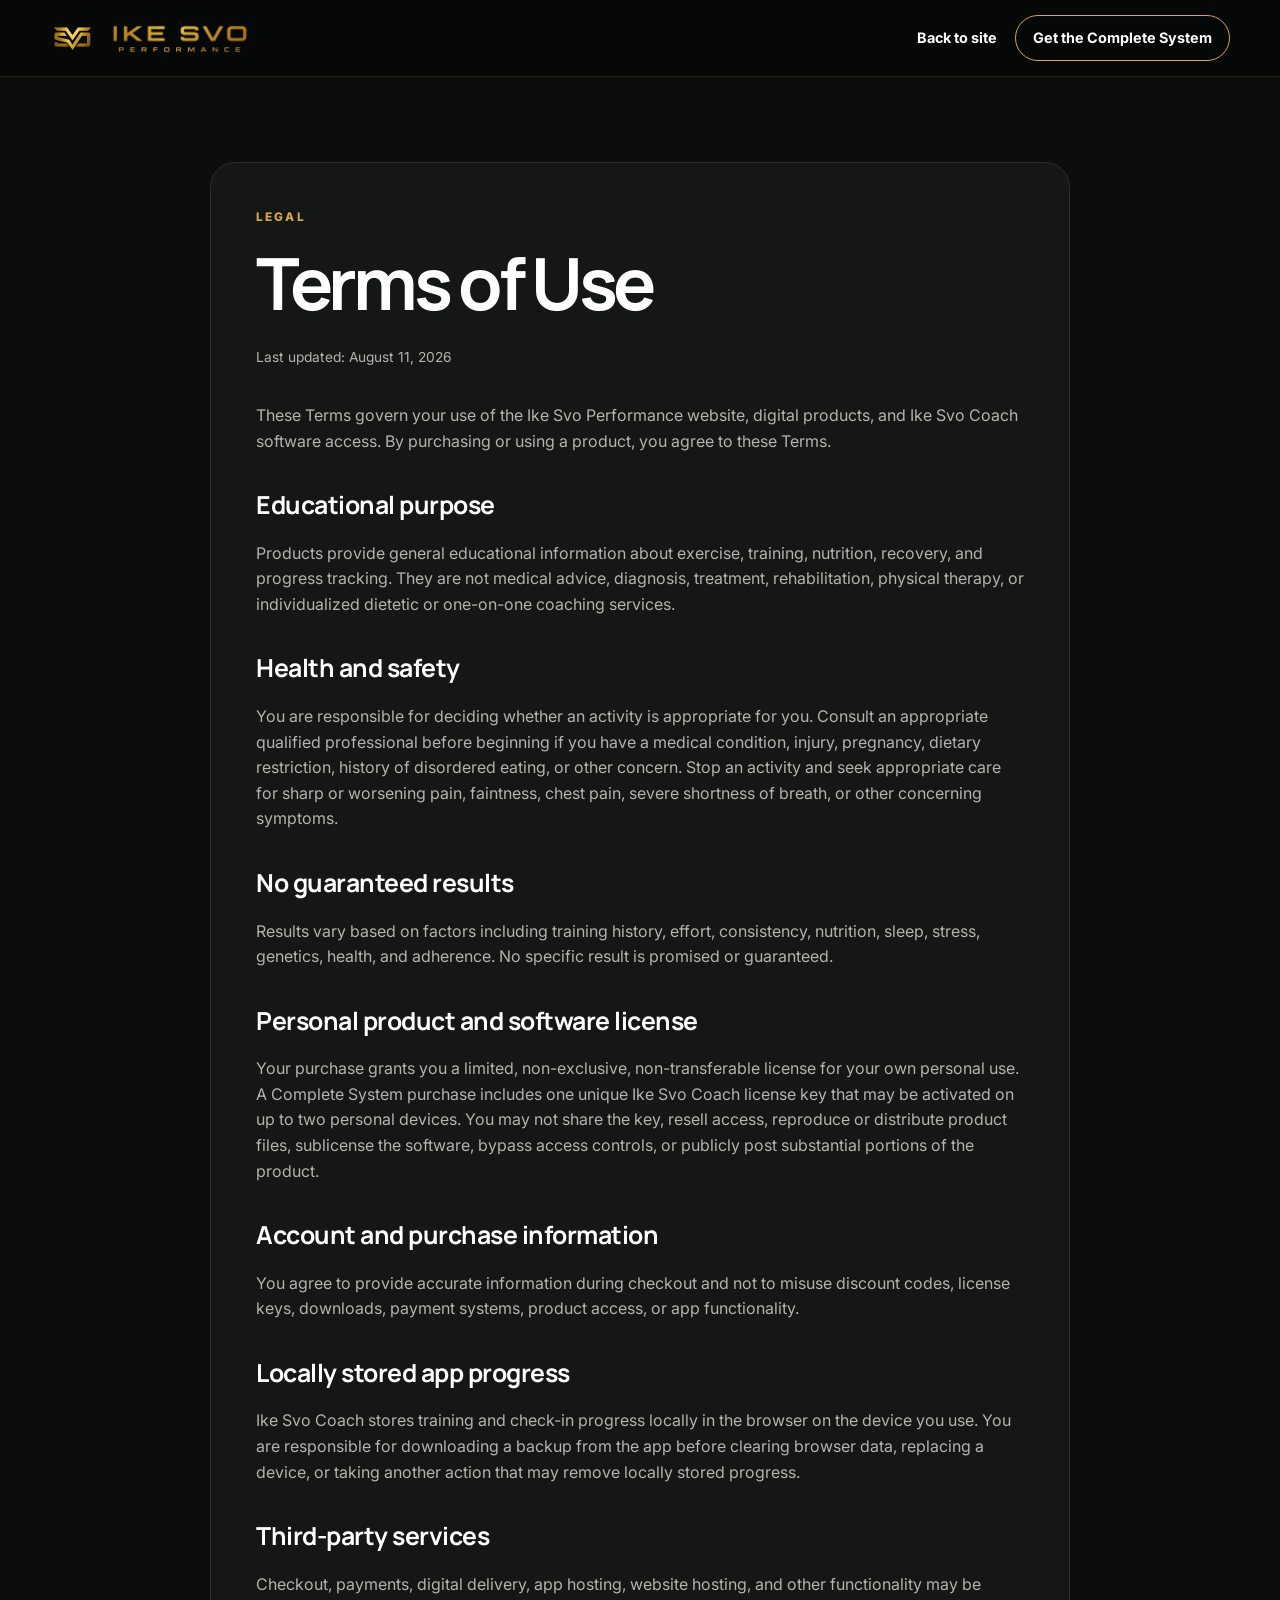
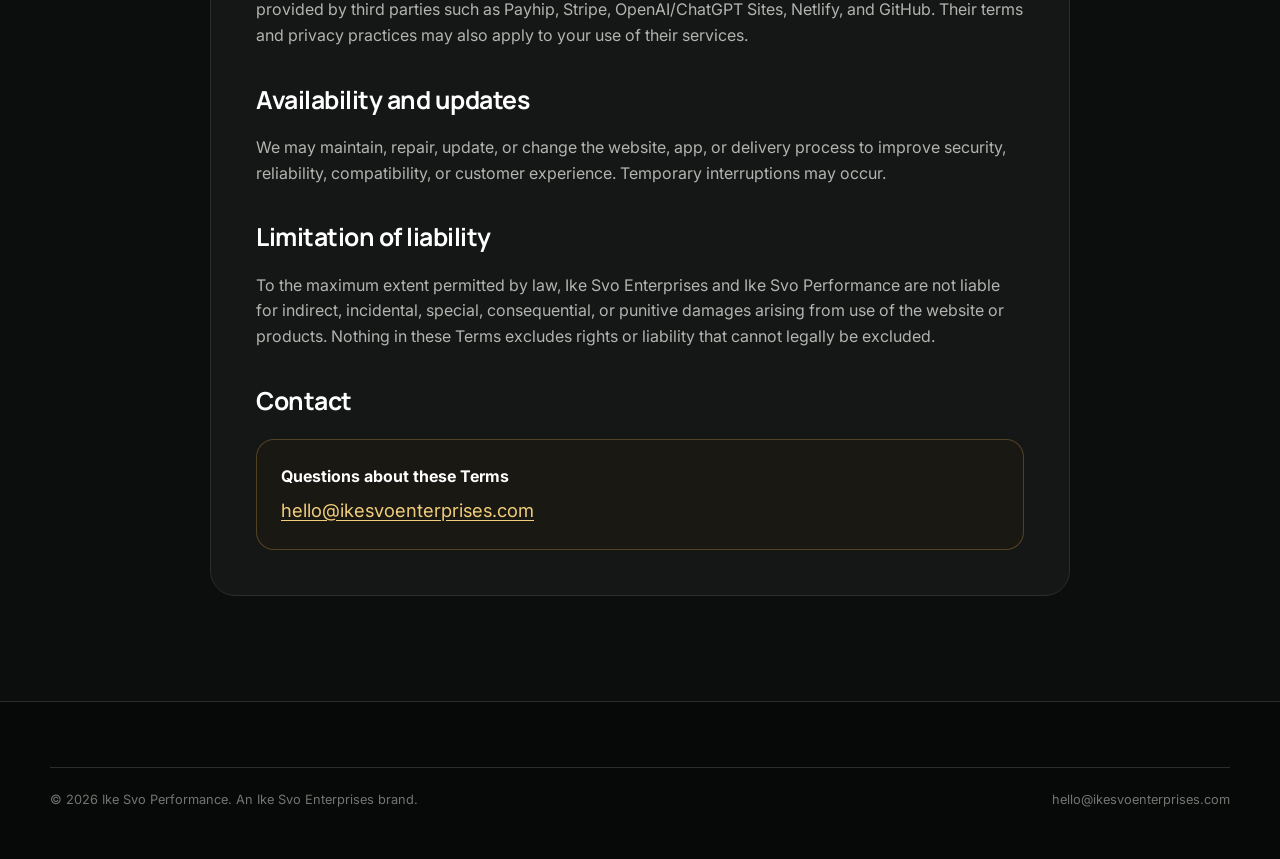
<file: terms.html>
<!DOCTYPE html>
<html lang="en">
<head>
  <meta charset="UTF-8">
  <meta name="viewport" content="width=device-width, initial-scale=1.0">
  <meta name="description" content="Terms of Use for the Ike Svo Performance website, digital guides, and Ike Svo Coach software access.">
  <meta name="theme-color" content="#070808">
  <title>Terms of Use | Ike Svo Performance</title>
  <link rel="preconnect" href="https://fonts.googleapis.com">
  <link rel="preconnect" href="https://fonts.gstatic.com" crossorigin>
  <link href="https://fonts.googleapis.com/css2?family=Inter:wght@400;500;600;700;800&family=Manrope:wght@600;700;800&display=swap" rel="stylesheet">
  <link rel="icon" href="favicon.ico" sizes="any">
  <link rel="icon" type="image/png" href="svo-favicon-32.png" sizes="32x32">
  <link rel="apple-touch-icon" href="svo-app-icon-192.png">
  <link rel="stylesheet" href="styles.css?v=20260811b">
</head>
<body>
  <a class="skip-link" href="#main-content">Skip to content</a>
  <header class="site-header">
    <div class="container nav-wrap compact-nav-wrap">
      <a class="brand" href="index.html" aria-label="Ike Svo Performance home"><img class="brand-logo-mark" src="svo-logo-mark-web.webp" alt="" width="45" height="45"><img class="brand-logo-wordmark" src="svo-logo-wordmark-web.webp" alt="" width="600" height="148"></a>
      <nav class="simple-nav"><a href="index.html">Back to site</a><a class="nav-cta" href="https://payhip.com/b/asC7j" data-complete-system-link target="_blank" rel="noopener">Get the Complete System</a></nav>
    </div>
  </header>
  <main class="policy-main" id="main-content">
    <div class="policy-shell"><article class="policy-card">
      <div class="eyebrow">Legal</div>
      <h1>Terms of Use</h1>
      <p class="policy-meta">Last updated: August 11, 2026</p>
      <p>These Terms govern your use of the Ike Svo Performance website, digital products, and Ike Svo Coach software access. By purchasing or using a product, you agree to these Terms.</p>
      <h2>Educational purpose</h2>
      <p>Products provide general educational information about exercise, training, nutrition, recovery, and progress tracking. They are not medical advice, diagnosis, treatment, rehabilitation, physical therapy, or individualized dietetic or one-on-one coaching services.</p>
      <h2>Health and safety</h2>
      <p>You are responsible for deciding whether an activity is appropriate for you. Consult an appropriate qualified professional before beginning if you have a medical condition, injury, pregnancy, dietary restriction, history of disordered eating, or other concern. Stop an activity and seek appropriate care for sharp or worsening pain, faintness, chest pain, severe shortness of breath, or other concerning symptoms.</p>
      <h2>No guaranteed results</h2>
      <p>Results vary based on factors including training history, effort, consistency, nutrition, sleep, stress, genetics, health, and adherence. No specific result is promised or guaranteed.</p>
      <h2>Personal product and software license</h2>
      <p>Your purchase grants you a limited, non-exclusive, non-transferable license for your own personal use. A Complete System purchase includes one unique Ike Svo Coach license key that may be activated on up to two personal devices. You may not share the key, resell access, reproduce or distribute product files, sublicense the software, bypass access controls, or publicly post substantial portions of the product.</p>
      <h2>Account and purchase information</h2>
      <p>You agree to provide accurate information during checkout and not to misuse discount codes, license keys, downloads, payment systems, product access, or app functionality.</p>
      <h2>Locally stored app progress</h2>
      <p>Ike Svo Coach stores training and check-in progress locally in the browser on the device you use. You are responsible for downloading a backup from the app before clearing browser data, replacing a device, or taking another action that may remove locally stored progress.</p>
      <h2>Third-party services</h2>
      <p>Checkout, payments, digital delivery, app hosting, website hosting, and other functionality may be provided by third parties such as Payhip, Stripe, OpenAI/ChatGPT Sites, Netlify, and GitHub. Their terms and privacy practices may also apply to your use of their services.</p>
      <h2>Availability and updates</h2>
      <p>We may maintain, repair, update, or change the website, app, or delivery process to improve security, reliability, compatibility, or customer experience. Temporary interruptions may occur.</p>
      <h2>Limitation of liability</h2>
      <p>To the maximum extent permitted by law, Ike Svo Enterprises and Ike Svo Performance are not liable for indirect, incidental, special, consequential, or punitive damages arising from use of the website or products. Nothing in these Terms excludes rights or liability that cannot legally be excluded.</p>
      <h2>Contact</h2>
      <div class="contact-box"><strong>Questions about these Terms</strong><a href="mailto:hello@ikesvoenterprises.com">hello@ikesvoenterprises.com</a></div>
    </article></div>
  </main>
  <footer><div class="container"><div class="footer-bottom"><span>© <span id="year"></span> Ike Svo Performance. An Ike Svo Enterprises brand.</span><span><a href="mailto:hello@ikesvoenterprises.com">hello@ikesvoenterprises.com</a></span></div></div></footer>
  <script src="script.js"></script>
</body>
</html>
</file>
<file: styles.css>
:root {
  --black: #070808;
  --black-soft: #0f1010;
  --card: #151616;
  --card-2: #1a1b1b;
  --gold: #d3a64f;
  --gold-light: #f0cc7b;
  --gold-dark: #9b7226;
  --cream: #f4efe5;
  --white: #ffffff;
  --muted: #a7a7a2;
  --line: #2b2c2c;
  --success: #85d69a;
  --max: 1180px;
}
* { box-sizing: border-box; }
html { scroll-behavior: smooth; }
body {
  margin: 0;
  font-family: "Inter", sans-serif;
  color: var(--white);
  background: var(--black);
  line-height: 1.6;
}
body.menu-open { overflow: hidden; }
a { color: inherit; text-decoration: none; }
img { display: block; max-width: 100%; height: auto; }
button { font: inherit; }
.container { width: min(calc(100% - 40px), var(--max)); margin: 0 auto; }
.eyebrow {
  margin-bottom: 17px;
  color: var(--gold);
  font-size: .74rem;
  font-weight: 800;
  letter-spacing: .18em;
  text-transform: uppercase;
}
h1, h2, h3 { margin-top: 0; font-family: "Manrope", sans-serif; line-height: 1.07; }
h1 { margin-bottom: 25px; font-size: clamp(3.25rem, 7vw, 6.35rem); letter-spacing: -.06em; }
h1 span, h2 span { color: var(--gold); }
h2 { margin-bottom: 22px; font-size: clamp(2.3rem, 4.5vw, 4.15rem); letter-spacing: -.045em; }
h3 { font-size: 1.35rem; }
p { margin-top: 0; }
.launch-bar {
  position: relative;
  z-index: 120;
  background: linear-gradient(90deg, #a87523, var(--gold), #a87523);
  color: #090909;
}
.launch-inner {
  min-height: 44px;
  display: flex;
  align-items: center;
  justify-content: center;
  gap: 12px;
  text-align: center;
  font-size: .85rem;
  font-weight: 800;
}
.launch-inner strong { letter-spacing: .08em; }
.copy-code {
  padding: 5px 10px;
  border: 1px solid rgba(0,0,0,.3);
  border-radius: 999px;
  background: rgba(255,255,255,.25);
  color: #090909;
  cursor: pointer;
  font-size: .76rem;
  font-weight: 900;
}
.site-header {
  position: sticky;
  top: 0;
  z-index: 110;
  border-bottom: 1px solid rgba(211,166,79,.16);
  background: rgba(7,8,8,.9);
  backdrop-filter: blur(14px);
}
.nav-wrap { min-height: 76px; display: flex; align-items: center; justify-content: space-between; }
.brand { display: flex; align-items: center; gap: 11px; flex-shrink: 0; }
.brand-logo-mark {
  width: 45px;
  height: 45px;
  flex: 0 0 45px;
  object-fit: contain;
}
.brand-logo-wordmark {
  width: 148px;
  height: auto;
  object-fit: contain;
}
.nav-links { display: flex; align-items: center; gap: 27px; font-size: .9rem; font-weight: 700; }
.nav-links a:hover { color: var(--gold); }
.nav-cta { padding: 10px 17px; border: 1px solid var(--gold); border-radius: 999px; }
.menu-toggle { display: none; border: 0; background: none; color: #fff; font-size: 1.55rem; cursor: pointer; }
.hero {
  position: relative;
  min-height: 760px;
  padding: 98px 0 92px;
  overflow: hidden;
  display: flex;
  align-items: center;
}
.hero-grid-bg {
  position: absolute; inset: 0;
  background:
    linear-gradient(rgba(211,166,79,.05) 1px, transparent 1px),
    linear-gradient(90deg,rgba(211,166,79,.05) 1px,transparent 1px);
  background-size: 64px 64px;
  mask-image: linear-gradient(to bottom, black, transparent 88%);
}
.hero::after {
  content: "";
  position: absolute;
  width: 520px; height: 520px;
  right: -150px; top: 70px;
  border-radius: 50%;
  background: rgba(211,166,79,.13);
  filter: blur(95px);
}
.hero-grid {
  position: relative; z-index: 2;
  display: grid;
  grid-template-columns: 1.08fr .92fr;
  gap: 72px;
  align-items: center;
}
.hero-text { max-width: 650px; margin-bottom: 31px; color: #c3c3be; font-size: 1.15rem; }
.hero-actions { display: flex; flex-wrap: wrap; gap: 14px; margin-bottom: 34px; }
.button {
  min-height: 52px;
  padding: 0 25px;
  display: inline-flex; align-items: center; justify-content: center;
  border: 1px solid transparent;
  border-radius: 999px;
  font-weight: 800;
  cursor: pointer;
}
.button-gold { background: linear-gradient(145deg,var(--gold),#a87523); color: #0b0b0b; }
.button-gold:hover { filter: brightness(1.08); }
.button-outline { border-color: #3a3b3b; background: rgba(255,255,255,.02); color: #fff; }
.offer-note {
  display: flex; flex-wrap: wrap; gap: 10px 17px; align-items: center;
  margin-bottom: 42px;
  color: #d4d4cf;
  font-size: .9rem;
}
.offer-pill {
  padding: 7px 12px;
  border: 1px solid rgba(211,166,79,.4);
  border-radius: 999px;
  color: var(--gold-light);
  font-weight: 800;
}
.hero-proof {
  padding-top: 25px;
  display: grid;
  grid-template-columns: repeat(3,1fr);
  gap: 22px;
  border-top: 1px solid var(--line);
}
.hero-proof strong, .hero-proof span { display: block; }
.hero-proof strong { margin-bottom: 4px; }
.hero-proof span { color: #8f918d; font-size: .82rem; }
.product-cover-wrap {
  position: relative;
  width: min(100%, 530px);
  margin-left: auto;
}
.product-cover {
  width: 100%;
  border: 1px solid rgba(211,166,79,.3);
  border-radius: 29px;
  box-shadow: 0 35px 95px rgba(0,0,0,.55);
}
.cover-price {
  position: absolute;
  right: -14px;
  bottom: 24px;
  min-width: 142px;
  padding: 14px 17px;
  border: 1px solid var(--gold);
  border-radius: 18px;
  background: rgba(12,13,13,.95);
  box-shadow: 0 16px 40px rgba(0,0,0,.4);
}
.cover-price small, .cover-price strong { display: block; }
.cover-price small { color: #9a9c97; font-size: .72rem; }
.cover-price strong { color: var(--gold); font-size: 1.65rem; }
.ticker { background: var(--gold); color: #0b0b0b; }
.ticker-inner {
  min-height: 58px;
  display: flex; align-items: center; justify-content: space-between;
  font-size: .78rem; font-weight: 900; letter-spacing: .16em;
}
.section { padding: 108px 0; }
.section-heading { max-width: 740px; margin-bottom: 47px; }
.section-heading p { color: var(--muted); font-size: 1.05rem; }
.product-section { background: #0d0e0e; }
.product-layout {
  display: grid;
  grid-template-columns: .78fr 1.22fr;
  gap: 50px;
  align-items: start;
}
.product-summary {
  position: sticky;
  top: 150px;
  padding: 29px;
  border: 1px solid rgba(211,166,79,.32);
  border-radius: 24px;
  background: linear-gradient(155deg,#191a1a,#0d0e0e);
}
.product-summary h2 { font-size: 2.45rem; }
.product-summary p { color: #aaa; }
.price-block { display: flex; align-items: end; justify-content: space-between; gap: 15px; margin: 27px 0; }
.price-block small, .price-block strong { display: block; }
.price-block small { color: #8f918d; }
.price-block strong { color: var(--gold); font-size: 2.35rem; }
.discount-note {
  margin-bottom: 20px;
  padding: 12px 14px;
  border-left: 3px solid var(--gold);
  border-radius: 0 10px 10px 0;
  background: #1c1a13;
  color: #e4d4ac;
  font-size: .88rem;
}
.purchase-details {
  margin: 25px 0 0;
  padding: 0;
  list-style: none;
}
.purchase-details li {
  padding: 11px 0;
  border-bottom: 1px solid var(--line);
  color: #cacbc7;
}
.purchase-details li::before { content: "✓"; margin-right: 10px; color: var(--gold); font-weight: 900; }
.previews { display: grid; gap: 20px; }
.preview-card {
  overflow: hidden;
  border: 1px solid var(--line);
  border-radius: 22px;
  background: var(--card);
}
.preview-image {
  width: 100%;
  background: #fff;
}
.preview-copy { padding: 24px; }
.preview-copy h3 { margin-bottom: 10px; }
.preview-copy p { margin-bottom: 0; color: var(--muted); }
.included-grid { margin-top: 23px; display: grid; grid-template-columns: repeat(2,1fr); gap: 18px; }
.included-card {
  min-height: 175px;
  padding: 24px;
  border: 1px solid var(--line);
  border-radius: 20px;
  background: #151616;
}
.included-card span {
  display: inline-grid; place-items: center;
  width: 38px; height: 38px;
  margin-bottom: 24px;
  border-radius: 11px;
  background: #2b2416;
  color: var(--gold);
  font-weight: 900;
}
.included-card p { color: #9ea09b; font-size: .94rem; }
.approach-section { background: var(--cream); color: #111; }
.two-column { display: grid; grid-template-columns: .85fr 1.15fr; gap: 80px; }
.approach-copy { color: #4d4e4b; font-size: 1.1rem; }
.principles-grid { margin-top: 60px; display: grid; grid-template-columns: repeat(4,1fr); gap: 24px; }
.principles-grid article { padding-top: 20px; border-top: 2px solid #171717; }
.principles-grid span { display: block; margin-bottom: 31px; color: var(--gold-dark); font-weight: 900; }
.principles-grid p { color: #64645f; }
.founder-section { background: #0b0c0c; }
.founder-grid { display: grid; grid-template-columns: .8fr 1.2fr; gap: 80px; align-items: center; }
.founder-card {
  min-height: 420px;
  padding: 38px;
  display: flex; flex-direction: column; justify-content: space-between;
  border: 1px solid rgba(211,166,79,.28);
  border-radius: 28px;
  background:
    radial-gradient(circle at 80% 20%, rgba(211,166,79,.18), transparent 35%),
    linear-gradient(145deg,#171818,#0d0e0e);
}
.founder-monogram { color: var(--gold); font-family: "Manrope"; font-size: 6rem; font-weight: 800; line-height: 1; }
.founder-card blockquote { margin: 0; color: #d8d9d5; font-family: "Manrope"; font-size: 1.45rem; line-height: 1.35; }
.founder-copy p { color: #aaa; font-size: 1.08rem; }
.founder-signoff { color: var(--gold-light); font-weight: 800; }
.coming-section { background: #101111; }
.coming-grid { display: grid; grid-template-columns: repeat(2,1fr); gap: 18px; }
.coming-card {
  padding: 27px;
  border: 1px solid var(--line);
  border-radius: 22px;
  background: #151616;
}
.coming-card .tag { color: var(--gold); font-size: .76rem; font-weight: 800; letter-spacing: .1em; text-transform: uppercase; }
.coming-card p { color: var(--muted); }
.faq-section { background: #0d0e0e; }
.faq-list { display: grid; gap: 14px; }
details {
  padding: 20px 22px;
  border: 1px solid var(--line);
  border-radius: 16px;
  background: #151616;
}
summary { cursor: pointer; font-weight: 800; }
details p { margin-bottom: 0; color: #a8aaa5; }
.disclaimer {
  margin-top: 28px;
  padding: 17px 20px;
  border-left: 3px solid var(--gold);
  border-radius: 0 12px 12px 0;
  background: #151616;
  color: #a9aaa6;
  font-size: .9rem;
}
.cta-section { padding: 38px 0 105px; background: #0d0e0e; }
.cta-card {
  padding: 50px;
  display: flex; align-items: center; justify-content: space-between; gap: 40px;
  border: 1px solid rgba(211,166,79,.3);
  border-radius: 28px;
  background: linear-gradient(135deg,#1b1c1c,#101111);
}
.cta-card p { margin-bottom: 0; color: #9fa19c; }
footer { padding: 37px 0 48px; border-top: 1px solid var(--line); }
.footer-top { display: flex; justify-content: space-between; gap: 35px; }
.footer-copy { max-width: 430px; color: #838580; font-size: .88rem; }
.footer-links { display: flex; flex-wrap: wrap; gap: 15px 23px; align-content: flex-start; font-size: .88rem; font-weight: 700; }
.footer-links a:hover { color: var(--gold); }
.footer-bottom {
  margin-top: 28px;
  padding-top: 22px;
  display: flex; justify-content: space-between; gap: 20px;
  border-top: 1px solid var(--line);
  color: #737570;
  font-size: .8rem;
}
.toast {
  position: fixed; z-index: 300;
  left: 50%; bottom: 25px;
  padding: 11px 17px;
  transform: translate(-50%, 20px);
  border: 1px solid var(--gold);
  border-radius: 999px;
  background: #111;
  color: #fff;
  opacity: 0;
  pointer-events: none;
  transition: .2s ease;
}
.toast.show { transform: translate(-50%,0); opacity: 1; }

/* Legal and contact pages */
.policy-main { min-height: 75vh; padding: 85px 0 105px; background: #0c0d0d; }
.policy-shell { width: min(calc(100% - 40px), 860px); margin: 0 auto; }
.policy-card {
  padding: 45px;
  border: 1px solid var(--line);
  border-radius: 25px;
  background: #151616;
}
.policy-card h1 { font-size: clamp(2.6rem,6vw,4.5rem); }
.policy-card h2 { margin-top: 38px; font-size: 1.55rem; letter-spacing: -.02em; }
.policy-card p, .policy-card li { color: #b2b4af; }
.policy-card a { color: var(--gold-light); text-decoration: underline; text-underline-offset: 3px; }
.policy-card ul { padding-left: 20px; }
.policy-meta { margin-bottom: 35px; color: #82847f; font-size: .86rem; }
.contact-box {
  margin-top: 25px;
  padding: 24px;
  border: 1px solid rgba(211,166,79,.3);
  border-radius: 18px;
  background: #1a1812;
}
.contact-box strong, .contact-box a { display: block; }
.contact-box a { margin-top: 6px; font-size: 1.15rem; }

@media (max-width: 940px) {
  .nav-wrap { position: relative; }
  .menu-toggle { display: block; }
  .nav-links {
    display: none;
    position: absolute; left: 50%; right: auto; top: 100%;
    width: 100vw;
    padding: 25px 20px 32px;
    flex-direction: column; align-items: flex-start;
    border-bottom: 1px solid var(--line);
    background: #0b0c0c;
    box-shadow: 0 22px 45px rgba(0,0,0,.45);
    transform: translateX(-50%);
  }
  .nav-links.open { display: flex; }
  .hero-grid, .product-layout, .two-column, .founder-grid { grid-template-columns: 1fr; }
  .product-cover-wrap { margin: 0 auto; }
  .product-summary { position: static; }
  .principles-grid { grid-template-columns: repeat(2,1fr); }
}
@media (max-width: 650px) {
  .container, .policy-shell { width: min(calc(100% - 28px), var(--max)); }
  .brand { gap: 8px; }
  .brand-logo-mark { width: 39px; height: 39px; flex-basis: 39px; }
  .brand-logo-wordmark { width: 119px; }
  .launch-inner { min-height: 50px; flex-wrap: wrap; gap: 4px 9px; padding: 7px 0; font-size: .76rem; }
  .hero { min-height: auto; padding: 68px 0 73px; }
  h1 { font-size: 3.35rem; }
  .hero-proof, .included-grid, .principles-grid, .coming-grid { grid-template-columns: 1fr; }
  .cover-price { right: 8px; bottom: 12px; }
  .ticker-inner { justify-content: center; flex-wrap: wrap; gap: 10px; padding: 14px 0; }
  .section { padding: 80px 0; }
  .cta-card, .footer-top, .footer-bottom { flex-direction: column; align-items: flex-start; }
  .cta-card { padding: 35px 24px; }
  .policy-card { padding: 29px 22px; }
  .footer-links { gap: 12px 17px; }
}

.simple-nav { display: flex; align-items: center; gap: 18px; font-size: .9rem; font-weight: 700; }
.simple-nav a:hover { color: var(--gold); }
.simple-nav .nav-cta { border: 1px solid var(--gold); }
@media (max-width: 650px) {
  .simple-nav { gap: 10px; font-size: .78rem; }
  .simple-nav .nav-cta { padding: 8px 11px; }
  .compact-nav-wrap .brand-logo-wordmark { display: none; }
}


/* Brand homepage */
.brand-hero {
  position: relative;
  min-height: 760px;
  padding: 98px 0 92px;
  display: flex;
  align-items: center;
  overflow: hidden;
  background:
    radial-gradient(circle at 78% 22%, rgba(211,166,79,.16), transparent 28%),
    #070808;
}
.brand-hero::after {
  content: "";
  position: absolute;
  width: 560px;
  height: 560px;
  right: -240px;
  bottom: -260px;
  border-radius: 50%;
  background: rgba(211,166,79,.10);
  filter: blur(90px);
}
.brand-hero-grid {
  position: relative;
  z-index: 2;
  display: grid;
  grid-template-columns: 1.05fr .95fr;
  gap: 74px;
  align-items: center;
}
.brand-hero-copy { max-width: 700px; }
.brand-values {
  padding-top: 25px;
  display: grid;
  grid-template-columns: repeat(3, 1fr);
  gap: 22px;
  border-top: 1px solid var(--line);
}
.brand-values strong,
.brand-values span { display: block; }
.brand-values strong { margin-bottom: 5px; }
.brand-values span { color: #8f918d; font-size: .82rem; }

.brand-product-stack {
  position: relative;
  width: min(100%, 560px);
  min-height: 570px;
  margin-left: auto;
}
.brand-product-stack::before {
  content: "";
  position: absolute;
  inset: 10% 4% 8%;
  border-radius: 50%;
  background: rgba(211,166,79,.17);
  filter: blur(80px);
}
.brand-stack-card {
  position: absolute;
  overflow: hidden;
  padding: 11px;
  border: 1px solid rgba(211,166,79,.38);
  border-radius: 27px;
  background: #111212;
  box-shadow: 0 34px 90px rgba(0,0,0,.62);
  transition: transform .22s ease, border-color .22s ease;
}
.brand-stack-card:hover { border-color: var(--gold); }
.brand-stack-card img {
  width: 100%;
  height: auto;
  border-radius: 19px;
}
.brand-stack-card > div {
  padding: 14px 9px 7px;
}
.brand-stack-card small,
.brand-stack-card strong { display: block; }
.brand-stack-card small {
  color: var(--gold);
  font-size: .67rem;
  font-weight: 900;
  letter-spacing: .09em;
  text-transform: uppercase;
}
.brand-stack-card strong {
  margin-top: 3px;
  font-family: "Manrope", sans-serif;
  font-size: .96rem;
}
.brand-stack-card .status-badge { top: 24px; left: 24px; }
.brand-stack-primary {
  z-index: 2;
  top: 0;
  left: 0;
  width: 68%;
  transform: rotate(-2deg);
}
.brand-stack-primary:hover { transform: rotate(-2deg) translateY(-5px); }
.brand-stack-secondary {
  right: 0;
  bottom: 0;
  width: 58%;
  transform: rotate(3deg);
}
.brand-stack-secondary:hover { transform: rotate(3deg) translateY(-5px); }

.featured-visual {
  position: relative;
  width: min(100%, 510px);
  margin-left: auto;
  padding: 13px;
  overflow: hidden;
  border: 1px solid rgba(211,166,79,.34);
  border-radius: 30px;
  background: linear-gradient(145deg, #191a1a, #0c0d0d);
  box-shadow: 0 36px 100px rgba(0,0,0,.55);
  transition: transform .22s ease, border-color .22s ease;
}
.featured-visual:hover {
  transform: translateY(-5px);
  border-color: var(--gold);
}
.featured-visual img {
  width: 100%;
  border-radius: 21px;
}
.featured-label {
  position: absolute;
  z-index: 2;
  top: 28px;
  left: 28px;
  padding: 8px 12px;
  border-radius: 999px;
  background: rgba(8,9,9,.92);
  color: var(--gold-light);
  font-size: .72rem;
  font-weight: 900;
  letter-spacing: .09em;
  text-transform: uppercase;
}
.featured-visual-footer {
  padding: 18px 10px 8px;
  display: flex;
  align-items: center;
  justify-content: space-between;
  gap: 18px;
}
.featured-visual-footer small,
.featured-visual-footer strong { display: block; }
.featured-visual-footer small {
  margin-bottom: 3px;
  color: var(--gold);
  font-size: .7rem;
  font-weight: 800;
  text-transform: uppercase;
  letter-spacing: .1em;
}
.featured-visual-footer strong {
  font-family: "Manrope", sans-serif;
  font-size: 1rem;
}
.featured-visual-footer > span {
  color: var(--gold);
  font-weight: 900;
}

.home-products { background: #0d0e0e; }
.home-heading {
  max-width: none;
  display: grid;
  grid-template-columns: 1fr .65fr;
  gap: 60px;
  align-items: end;
}
.home-heading p { margin-bottom: 8px; }
.store-grid {
  display: grid;
  grid-template-columns: repeat(2, 1fr);
  gap: 22px;
}
.product-line-grid { grid-template-columns: repeat(3, 1fr); }
.store-card {
  overflow: hidden;
  border: 1px solid var(--line);
  border-radius: 25px;
  background: #151616;
}
.store-card-featured {
  grid-column: 1 / -1;
  display: grid;
  grid-template-columns: .82fr 1.18fr;
  border-color: rgba(211,166,79,.34);
}
.store-image-wrap {
  position: relative;
  min-height: 490px;
  padding: 28px;
  display: grid;
  place-items: center;
  background:
    radial-gradient(circle at 50% 45%, rgba(211,166,79,.20), transparent 48%),
    #0b0c0c;
}
.store-image-wrap img {
  width: min(100%, 420px);
  height: auto;
  border-radius: 22px;
  box-shadow: 0 25px 70px rgba(0,0,0,.48);
}
.flagship-pair {
  position: relative;
  width: min(100%, 470px);
  aspect-ratio: 1.05 / 1;
}
.store-image-wrap .flagship-guide-image {
  position: absolute;
  left: 0;
  bottom: 0;
  width: 75%;
  height: auto;
}
.flagship-app-frame {
  position: absolute;
  z-index: 2;
  top: 1%;
  right: 1%;
  width: 36%;
  padding: 7px;
  overflow: hidden;
  border: 1px solid rgba(240,204,123,.5);
  border-radius: 25px;
  background: #050606;
  box-shadow: 0 24px 60px rgba(0,0,0,.7);
  transform: rotate(2deg);
}
.store-image-wrap .flagship-app-frame img {
  width: 100%;
  height: auto;
  border-radius: 18px;
  box-shadow: none;
}
.compact-product-visual {
  position: relative;
  min-height: 300px;
  padding: 25px;
  display: grid;
  place-items: center;
  background: radial-gradient(circle at 50% 45%, rgba(211,166,79,.17), transparent 48%), #0b0c0c;
}
.compact-product-visual img {
  width: min(100%, 245px);
  height: auto;
  border: 1px solid rgba(211,166,79,.22);
  border-radius: 19px;
  box-shadow: 0 22px 58px rgba(0,0,0,.46);
}
.compact-product-card .store-card-body { justify-content: flex-start; }
.custom-blueprint-visual img {
  width: min(100%, 420px);
  aspect-ratio: 16 / 9;
  object-fit: cover;
  object-position: center;
}
.status-badge {
  position: absolute;
  top: 22px;
  left: 22px;
  z-index: 2;
  padding: 7px 11px;
  border: 1px solid #3c3d3d;
  border-radius: 999px;
  background: rgba(12,13,13,.9);
  color: #b7b9b4;
  font-size: .69rem;
  font-weight: 900;
  letter-spacing: .09em;
  text-transform: uppercase;
}
.status-badge.available {
  border-color: rgba(133,214,154,.45);
  color: var(--success);
}
.store-card-body {
  padding: 32px;
  display: flex;
  flex-direction: column;
  justify-content: center;
}
.store-card-body h3 {
  margin-bottom: 13px;
  font-size: clamp(1.55rem, 3vw, 2.3rem);
}
.store-card-body p { color: var(--muted); }
.store-meta {
  margin-bottom: 20px;
  display: flex;
  justify-content: space-between;
  gap: 20px;
  color: var(--gold);
  font-size: .75rem;
  font-weight: 900;
  letter-spacing: .08em;
  text-transform: uppercase;
}
.store-list {
  margin: 8px 0 25px;
  padding: 0;
  list-style: none;
}
.store-list li {
  padding: 9px 0;
  border-bottom: 1px solid var(--line);
  color: #c7c8c4;
}
.store-list li::before {
  content: "✓";
  margin-right: 10px;
  color: var(--gold);
  font-weight: 900;
}
.store-actions {
  display: flex;
  align-items: center;
  flex-wrap: wrap;
  gap: 21px;
}
.home-choice-cta { align-items: center; }
.home-choice-cta > div:first-child { max-width: 700px; }
.home-choice-actions { min-width: 285px; }
.home-choice-actions .button { width: 100%; }
.text-link {
  color: var(--gold-light);
  font-weight: 800;
}
.product-tier-heading {
  margin: 72px 0 26px;
  display: grid;
  grid-template-columns: 1fr .72fr;
  gap: 44px;
  align-items: end;
}
.product-tier-heading h3 {
  margin: 6px 0 0;
  font-size: clamp(1.9rem, 4vw, 3.15rem);
}
.product-tier-heading p {
  margin: 0 0 5px;
  color: var(--muted);
}
.product-tier-heading-secondary {
  margin-top: 58px;
  grid-template-columns: 1fr;
}
.add-on-grid,
.coming-grid { grid-template-columns: repeat(2, 1fr); }
.add-on-card {
  border-color: rgba(211,166,79,.3);
  background: linear-gradient(160deg, rgba(211,166,79,.045), transparent 44%), #151616;
}
.accountability-card { border-color: rgba(211,166,79,.48); }
.add-on-visual {
  min-height: 355px;
  background:
    radial-gradient(circle at 50% 42%, rgba(211,166,79,.22), transparent 47%),
    linear-gradient(145deg, #0e0f0f, #080909);
}
.add-on-visual img { width: min(100%, 285px); }
.compact-list { margin-top: 5px; }
.compact-list li {
  padding: 7px 0;
  font-size: .9rem;
}
.coming-visual {
  position: relative;
  min-height: 265px;
  padding: 30px;
  display: flex;
  align-items: flex-end;
  overflow: hidden;
  background:
    linear-gradient(135deg, rgba(211,166,79,.11), transparent 55%),
    #0c0d0d;
}
.coming-visual::after {
  content: "";
  position: absolute;
  right: -60px;
  top: -85px;
  width: 245px;
  height: 245px;
  border: 1px solid rgba(211,166,79,.22);
  border-radius: 50%;
}
.coming-visual div {
  position: relative;
  z-index: 2;
}
.coming-visual small,
.coming-visual strong { display: block; }
.coming-visual small {
  color: var(--gold);
  font-size: .7rem;
  font-weight: 900;
  letter-spacing: .13em;
  text-transform: uppercase;
}
.coming-visual strong {
  margin-top: 5px;
  font-family: "Manrope", sans-serif;
  font-size: 2.25rem;
  letter-spacing: -.03em;
}
.product-number {
  position: absolute;
  right: 20px;
  bottom: -30px;
  color: rgba(255,255,255,.035);
  font-family: "Manrope", sans-serif;
  font-size: 9rem;
  font-weight: 800;
  line-height: 1;
}

.home-feature {
  background: var(--cream);
  color: #111;
}
.pillars-grid {
  margin-top: 65px;
  display: grid;
  grid-template-columns: repeat(3, 1fr);
  gap: 24px;
}
.pillars-grid article {
  padding: 28px;
  border: 1px solid #d3cec2;
  border-radius: 20px;
  background: rgba(255,255,255,.45);
}
.pillars-grid span {
  display: block;
  margin-bottom: 30px;
  color: var(--gold-dark);
  font-weight: 900;
}
.pillars-grid p {
  margin-bottom: 0;
  color: #62635f;
}

@media (max-width: 940px) {
  .brand-hero-grid,
  .store-card-featured,
  .home-heading {
    grid-template-columns: 1fr;
  }
  .brand-product-stack { margin: 15px auto 0; }
  .product-line-grid { grid-template-columns: repeat(2, 1fr); }
  .product-tier-heading { grid-template-columns: 1fr; gap: 14px; }
  .featured-visual { margin: 0 auto; }
  .store-image-wrap { min-height: 410px; }
}
@media (max-width: 700px) {
  .brand-hero { min-height: auto; padding: 70px 0 78px; }
  .brand-values,
  .store-grid,
  .pillars-grid {
    grid-template-columns: 1fr;
  }
  .brand-product-stack { min-height: 470px; }
  .brand-stack-primary { width: 70%; }
  .brand-stack-secondary { width: 59%; }
  .store-card-featured { grid-column: auto; }
  .store-image-wrap { min-height: 330px; padding: 22px; }
  .flagship-pair { width: min(100%, 355px); }
  .store-card-body { padding: 25px 22px; }
  .product-tier-heading { margin-top: 54px; }
  .add-on-visual { min-height: 305px; }
  .coming-visual { min-height: 220px; }
  .featured-visual-footer { align-items: flex-end; }
}

/* SVO flagship product */
.flagship-image-wrap { background: radial-gradient(circle at 50% 55%, rgba(211,166,79,.15), transparent 58%), #0b0c0c; }
.starter-image-wrap { min-height: 330px; }

/* Flagship sales page */
.method-hero { min-height: 780px; padding: 88px 0; display: flex; align-items: center; position: relative; overflow: hidden; }
.method-hero-grid { position: relative; z-index: 2; display: grid; grid-template-columns: 1.05fr .95fr; gap: 72px; align-items: center; }
.method-hero h1 { font-size: clamp(3.5rem,7vw,6.6rem); }
.hero-labels { display: flex; flex-wrap: wrap; gap: 9px; margin: 0 0 30px; }
.hero-labels span { padding: 7px 11px; border: 1px solid #343535; border-radius: 999px; color: #bfc0bc; font-size: .76rem; font-weight: 700; }
.microcopy { color: #868883; font-size: .78rem; }
.method-strip { padding: 25px 0; border-block: 1px solid rgba(211,166,79,.24); background: #101111; }
.method-strip-grid { display: grid; grid-template-columns: repeat(4,1fr); gap: 20px; }
.method-strip strong,.method-strip span { display: block; }
.method-strip strong { color: var(--gold); font-size: 1.45rem; }
.method-strip span { color: #9b9d98; font-size: .78rem; }
.method-dark { background: #0d0e0e; }
.method-light { background: var(--cream); color: #111; }
.method-intro { max-width: 820px; }
.method-intro>p { color: var(--muted); font-size: 1.12rem; }
.method-light .method-intro>p { color: #585954; }
.phase-grid,.deliverable-grid,.audience-grid { display: grid; grid-template-columns: repeat(3,1fr); gap: 20px; margin-top: 45px; }
.phase-card,.deliverable-card,.audience-card { padding: 28px; border: 1px solid var(--line); border-radius: 20px; background: #151616; }
.method-light .phase-card { border-color: #d7d1c4; background: rgba(255,255,255,.58); }
.phase-number { color: var(--gold-dark); font-weight: 900; letter-spacing: .12em; }
.phase-card h3,.deliverable-card h3,.audience-card h3 { margin: 26px 0 11px; }
.phase-card p,.deliverable-card p,.audience-card p { margin: 0; color: #9ea09b; }
.method-light .phase-card p { color: #656660; }
.deliverable-card { min-height: 230px; }
.deliverable-card>span { color: var(--gold); font-size: .75rem; font-weight: 900; letter-spacing: .14em; }
.density-feature { display: grid; grid-template-columns: .9fr 1.1fr; gap: 58px; align-items: center; }
.density-box { padding: 34px; border: 1px solid rgba(211,166,79,.32); border-radius: 24px; background: linear-gradient(145deg,#1a1915,#101111); }
.density-box ol { margin: 0; padding-left: 22px; color: #c4c5c1; }
.density-box li { padding: 7px 0; }
.svo-featured-visual { background: radial-gradient(circle at 50% 18%, rgba(211,166,79,.18), transparent 45%), #0d0e0e; }
.svo-cover-image {
  width: 100%;
  height: auto;
  aspect-ratio: 1;
  object-fit: cover;
  border: 1px solid rgba(211,166,79,.34);
  border-radius: 22px;
  background: #080808;
  box-shadow: 0 28px 72px rgba(0,0,0,.52), 0 0 38px rgba(211,166,79,.08);
}
.store-image-wrap .svo-cover-image { width: min(100%, 460px); }
.method-cover-image {
  width: min(100%, 520px);
  margin-left: auto;
  border-radius: 28px;
  box-shadow: 0 38px 100px rgba(0,0,0,.62), 0 0 48px rgba(211,166,79,.12);
}
.svo-store-cover { background: #0b0c0c; }
.calculator-shell { display: grid; grid-template-columns: .9fr 1.1fr; gap: 35px; margin-top: 44px; }
.calculator-form,.calculator-results { padding: 30px; border: 1px solid var(--line); border-radius: 24px; background: #151616; }
.form-grid { display: grid; grid-template-columns: repeat(2,1fr); gap: 17px; }
.form-field { display: grid; gap: 7px; }
.form-field.full { grid-column: 1/-1; }
.form-field label { color: #c5c6c2; font-size: .8rem; font-weight: 800; }
.form-field input,.form-field select { width: 100%; min-height: 48px; padding: 0 13px; border: 1px solid #3a3b3b; border-radius: 11px; background: #0d0e0e; color: #fff; }
.calculator-form .button { width: 100%; margin-top: 20px; }
.results-grid { display: grid; grid-template-columns: repeat(2,1fr); gap: 12px; }
.result-tile { padding: 18px; border: 1px solid #313232; border-radius: 15px; background: #101111; }
.result-tile span,.result-tile strong { display: block; }
.result-tile span { color: #8f918c; font-size: .74rem; text-transform: uppercase; letter-spacing: .09em; }
.result-tile strong { margin-top: 4px; color: var(--gold-light); font-size: 1.55rem; }
.result-note { margin: 19px 0 0; color: #979994; font-size: .82rem; }
.comparison-wrap { overflow-x: auto; margin-top: 38px; }
.comparison-table { width: 100%; min-width: 680px; border-collapse: collapse; }
.comparison-table th,.comparison-table td { padding: 16px; border-bottom: 1px solid var(--line); text-align: left; }
.comparison-table th { color: var(--gold-light); }
.comparison-table td { color: #b0b2ad; }
.comparison-table td:first-child { color: #fff; font-weight: 700; }
.launch-panel { padding: 48px; border: 1px solid rgba(211,166,79,.35); border-radius: 28px; background: radial-gradient(circle at 85% 15%,rgba(211,166,79,.18),transparent 30%),#151616; }
.launch-panel-grid { display: grid; grid-template-columns: 1.2fr .8fr; gap: 45px; align-items: center; }
.price-stack small,.price-stack strong { display: block; }
.price-stack strong { color: var(--gold); font-size: 3rem; }
.price-stack small { color: #9a9c97; }
.launch-panel .button { width: 100%; margin-top: 15px; }

@media (max-width: 940px) {
  .method-hero-grid,.density-feature,.calculator-shell,.launch-panel-grid { grid-template-columns: 1fr; }
  .method-cover-image { margin: 0 auto; }
  .phase-grid,.deliverable-grid,.audience-grid { grid-template-columns: repeat(2,1fr); }
}
@media (max-width: 650px) {
  .method-hero { min-height: auto; padding: 65px 0 76px; }
  .method-hero h1 { font-size: 3.45rem; }
  .method-strip-grid,.phase-grid,.deliverable-grid,.audience-grid,.form-grid,.results-grid { grid-template-columns: 1fr; }
  .method-strip-grid { grid-template-columns: repeat(2,1fr); }
  .form-field.full { grid-column: auto; }
  .launch-panel { padding: 34px 23px; }
}

/* 2026 complete-system launch */
.skip-link {
  position: fixed;
  top: 10px;
  left: 10px;
  z-index: 1000;
  padding: 10px 14px;
  border-radius: 10px;
  background: var(--gold);
  color: #090909;
  font-weight: 800;
  transform: translateY(-160%);
  transition: transform .18s ease;
}
.skip-link:focus { transform: translateY(0); }
a:focus-visible,
button:focus-visible,
summary:focus-visible,
input:focus-visible,
select:focus-visible {
  outline: 3px solid var(--gold-light);
  outline-offset: 3px;
}

.home-v3-hero {
  min-height: 830px;
  padding: 92px 0 100px;
}
.home-v3-grid { grid-template-columns: 1.02fr .98fr; }
.home-v3-hero .hero-text { max-width: 690px; }
.home-v3-hero .hero-labels { margin-bottom: 27px; }
.home-v3-hero .hero-actions { margin-bottom: 13px; }
.home-proof-strip strong { font-size: 1.2rem; }

.system-visual,
.method-system-visual {
  position: relative;
  display: block;
  width: min(100%, 590px);
  min-height: 575px;
  margin-left: auto;
  isolation: isolate;
}
.system-visual::before,
.method-system-visual::before {
  content: "";
  position: absolute;
  inset: 9% 2% 10% 5%;
  z-index: -1;
  border-radius: 50%;
  background: rgba(211,166,79,.18);
  filter: blur(80px);
}
.system-cover-card,
.method-cover-card {
  position: absolute;
  left: 0;
  top: 72px;
  width: 73%;
  padding: 11px;
  border: 1px solid rgba(211,166,79,.38);
  border-radius: 30px;
  background: #111212;
  box-shadow: 0 38px 100px rgba(0,0,0,.64);
  transform: rotate(-2.2deg);
}
.system-cover-card img,
.method-cover-card img {
  width: 100%;
  height: auto;
  border-radius: 21px;
}
.system-phone-card,
.method-phone-preview {
  position: absolute;
  top: 10px;
  right: 0;
  z-index: 2;
  width: 43%;
  padding: 9px;
  overflow: hidden;
  border: 1px solid rgba(240,204,123,.5);
  border-radius: 31px;
  background: #050606;
  box-shadow: 0 34px 90px rgba(0,0,0,.76), 0 0 35px rgba(211,166,79,.12);
  transform: rotate(2.6deg);
}
.system-phone-card img,
.method-phone-preview img {
  width: 100%;
  height: auto;
  border-radius: 23px;
  object-fit: contain;
}
.visual-badge {
  position: absolute;
  z-index: 3;
  top: 22px;
  left: 22px;
  padding: 7px 10px;
  border: 1px solid rgba(211,166,79,.42);
  border-radius: 999px;
  background: rgba(6,7,7,.91);
  color: var(--gold-light);
  font-size: .62rem;
  font-weight: 900;
  letter-spacing: .11em;
}
.system-phone-card .visual-badge,
.method-phone-preview .visual-badge {
  top: 17px;
  left: 17px;
  font-size: .56rem;
}
.system-visual-caption {
  position: absolute;
  right: 16px;
  bottom: 9px;
  z-index: 4;
  width: min(78%, 430px);
  padding: 15px 18px;
  border: 1px solid rgba(211,166,79,.35);
  border-radius: 16px;
  background: rgba(8,9,9,.94);
  box-shadow: 0 20px 48px rgba(0,0,0,.55);
}
.system-visual-caption span,
.system-visual-caption strong { display: block; }
.system-visual-caption span {
  margin-bottom: 3px;
  color: var(--gold);
  font-size: .62rem;
  font-weight: 900;
  letter-spacing: .12em;
}
.system-visual-caption strong { font-family: "Manrope", sans-serif; }

.app-showcase {
  overflow: hidden;
  background:
    radial-gradient(circle at 82% 25%, rgba(211,166,79,.18), transparent 28%),
    var(--cream);
  color: #111;
}
.app-showcase-grid,
.product-app-grid {
  display: grid;
  grid-template-columns: 1.05fr .95fr;
  gap: 85px;
  align-items: center;
}
.app-copy h2 { max-width: 700px; }
.section-lead {
  max-width: 700px;
  margin-bottom: 32px;
  color: #575852;
  font-size: 1.12rem;
}
.feature-checklist {
  margin: 0 0 30px;
  padding: 0;
  display: grid;
  gap: 5px;
  list-style: none;
}
.feature-checklist li {
  position: relative;
  padding: 15px 0 15px 45px;
  border-bottom: 1px solid #d8d1c3;
}
.feature-checklist li::before {
  content: "✓";
  position: absolute;
  left: 0;
  top: 16px;
  display: grid;
  place-items: center;
  width: 27px;
  height: 27px;
  border-radius: 50%;
  background: #151616;
  color: var(--gold-light);
  font-weight: 900;
}
.feature-checklist strong,
.feature-checklist span { display: block; }
.feature-checklist span { color: #696a64; font-size: .92rem; }
.arrow-link { color: #7f5716; }
.arrow-link span { display: inline-block; transition: transform .18s ease; }
.arrow-link:hover span { transform: translateX(4px); }

.phone-stage,
.product-phone-stage {
  position: relative;
  min-height: 690px;
  display: grid;
  place-items: center;
}
.phone-stage::before,
.product-phone-stage::before {
  content: "";
  position: absolute;
  width: 72%;
  aspect-ratio: 1;
  border: 1px solid rgba(155,114,38,.22);
  border-radius: 50%;
}
.phone-shell {
  position: relative;
  z-index: 2;
  width: min(76%, 385px);
  padding: 12px;
  border: 2px solid #2d2d2c;
  border-radius: 48px;
  background: #070808;
  box-shadow: 0 38px 95px rgba(0,0,0,.38), 0 0 0 7px rgba(15,16,16,.9);
}
.phone-shell img {
  width: 100%;
  height: auto;
  border-radius: 36px;
}
.phone-speaker {
  position: absolute;
  z-index: 3;
  top: 19px;
  left: 50%;
  width: 64px;
  height: 7px;
  border-radius: 999px;
  background: rgba(0,0,0,.78);
  transform: translateX(-50%);
}
.phone-note {
  position: absolute;
  z-index: 3;
  min-width: 190px;
  padding: 14px 16px;
  border: 1px solid rgba(211,166,79,.4);
  border-radius: 15px;
  background: rgba(12,13,13,.94);
  color: #fff;
  box-shadow: 0 20px 45px rgba(0,0,0,.3);
}
.phone-note strong,
.phone-note span { display: block; }
.phone-note strong { color: var(--gold-light); font-size: .8rem; }
.phone-note span { color: #b8b9b5; font-size: .75rem; }
.phone-note-top { top: 16%; left: -2%; }
.phone-note-bottom { right: -4%; bottom: 16%; }

.complete-system-section { background: #0d0e0e; }
.wide-heading { max-width: 890px; }
.wide-heading p { max-width: 790px; }
.home-deliverable-grid { margin-top: 0; }
.included-cta-row {
  margin-top: 26px;
  padding: 24px 28px;
  display: flex;
  align-items: center;
  justify-content: space-between;
  gap: 25px;
  border: 1px solid rgba(211,166,79,.32);
  border-radius: 19px;
  background: linear-gradient(135deg,#1b1a15,#121313);
}
.included-cta-row strong,
.included-cta-row span { display: block; }
.included-cta-row strong { color: var(--gold-light); font-size: 1.15rem; }
.included-cta-row span { color: #9fa09b; font-size: .84rem; }
.final-cta-card { background: radial-gradient(circle at 80% 20%,rgba(211,166,79,.15),transparent 30%),#151616; }
.cta-price {
  display: inline-block;
  margin-top: 13px;
  color: var(--gold-light);
  font-size: .85rem;
  font-weight: 800;
}
.cta-actions { display: grid; gap: 12px; justify-items: center; text-align: center; }

.mobile-buy-bar {
  display: none;
  position: fixed;
  z-index: 250;
  right: 10px;
  bottom: calc(10px + env(safe-area-inset-bottom));
  left: 10px;
  padding: 9px 10px 9px 15px;
  align-items: center;
  justify-content: space-between;
  gap: 12px;
  border: 1px solid rgba(211,166,79,.45);
  border-radius: 18px;
  background: rgba(10,11,11,.94);
  box-shadow: 0 20px 55px rgba(0,0,0,.55);
  backdrop-filter: blur(16px);
}
.mobile-buy-bar > span strong,
.mobile-buy-bar > span small { display: block; }
.mobile-buy-bar > span strong { color: var(--gold-light); font-size: 1.12rem; }
.mobile-buy-bar > span small { color: #999b96; font-size: .67rem; }
.mobile-buy-bar .button { min-height: 44px; padding: 0 18px; font-size: .82rem; }

.product-v3-hero { min-height: 810px; }
.product-v3-hero .hero-actions { margin-bottom: 13px; }
.method-system-visual { min-height: 610px; }
.method-cover-card { top: 94px; width: 75%; }
.method-phone-preview { top: 12px; width: 44%; }
.product-app-section {
  overflow: hidden;
  background:
    radial-gradient(circle at 15% 28%, rgba(211,166,79,.15), transparent 28%),
    #0b0c0c;
}
.product-app-grid { grid-template-columns: .78fr 1.22fr; }
.product-phone-stage::before { border-color: rgba(211,166,79,.2); }
.product-phone-shell { width: min(88%, 405px); }
.product-app-section .section-lead { color: #a9aba6; }
.app-feature-grid {
  display: grid;
  grid-template-columns: repeat(2, 1fr);
  gap: 15px;
}
.app-feature-grid article {
  min-height: 184px;
  padding: 20px;
  display: grid;
  grid-template-columns: 36px 1fr;
  gap: 12px;
  border: 1px solid var(--line);
  border-radius: 17px;
  background: #151616;
}
.app-feature-grid article > span {
  color: var(--gold);
  font-size: .72rem;
  font-weight: 900;
  letter-spacing: .08em;
}
.app-feature-grid h3 { margin-bottom: 8px; font-size: 1.05rem; }
.app-feature-grid p { margin: 0; color: #949691; font-size: .85rem; }
.app-access-note {
  margin-top: 17px;
  padding: 17px 19px;
  border-left: 3px solid var(--gold);
  border-radius: 0 13px 13px 0;
  background: #181712;
}
.app-access-note strong,
.app-access-note span { display: block; }
.app-access-note strong { color: var(--gold-light); }
.app-access-note span { margin-top: 3px; color: #a2a49f; font-size: .83rem; }
.comparison-section { background: #101111; }
.launch-includes {
  margin: -4px 0 0;
  padding: 0;
  display: grid;
  gap: 8px;
  list-style: none;
  color: #b4b6b1;
  font-size: .9rem;
}
.launch-includes li::before { content: "✓"; margin-right: 9px; color: var(--gold); font-weight: 900; }
.no-subscription {
  display: block;
  margin: -6px 0 6px;
  color: var(--success);
  font-size: .8rem;
  font-weight: 800;
}

@media (max-width: 1100px) {
  .home-v3-grid,
  .method-hero-grid { gap: 45px; }
  .app-showcase-grid,
  .product-app-grid { gap: 55px; }
  .phone-note { min-width: 165px; }
}

@media (max-width: 940px) {
  .home-v3-grid,
  .app-showcase-grid,
  .product-app-grid { grid-template-columns: 1fr; }
  .system-visual,
  .method-system-visual { margin: 10px auto 0; }
  .phone-stage,
  .product-phone-stage { min-height: 650px; }
  .app-copy { max-width: 760px; }
  .app-feature-grid { grid-template-columns: repeat(2, 1fr); }
}

@media (max-width: 700px) {
  body.home-page,
  body.product-page { padding-bottom: 78px; }
  .home-v3-hero { padding: 63px 0 76px; }
  .home-v3-hero h1,
  .method-hero h1 { font-size: clamp(2.85rem, 14vw, 3.55rem); }
  .home-v3-hero .hero-text,
  .product-v3-hero .hero-text { font-size: 1.02rem; }
  .home-v3-hero .button,
  .product-v3-hero .button { width: 100%; }
  .system-visual,
  .method-system-visual {
    min-height: 490px;
    width: min(100%, 430px);
  }
  .system-cover-card,
  .method-cover-card { top: 58px; width: 76%; padding: 7px; border-radius: 22px; }
  .system-cover-card img,
  .method-cover-card img { border-radius: 16px; }
  .system-phone-card,
  .method-phone-preview { top: 8px; width: 44%; padding: 6px; border-radius: 22px; }
  .system-phone-card img,
  .method-phone-preview img { border-radius: 16px; }
  .visual-badge { top: 15px; left: 15px; font-size: .5rem; }
  .system-phone-card .visual-badge,
  .method-phone-preview .visual-badge { top: 11px; left: 11px; font-size: .43rem; }
  .system-visual-caption { right: 4px; bottom: 3px; width: 84%; padding: 12px 14px; }
  .system-visual-caption strong { font-size: .88rem; }
  .phone-stage,
  .product-phone-stage { min-height: 570px; }
  .phone-shell { width: min(78%, 335px); border-radius: 40px; }
  .phone-shell img { border-radius: 29px; }
  .phone-note { min-width: 145px; padding: 11px 12px; }
  .phone-note-top { left: 0; }
  .phone-note-bottom { right: 0; }
  .app-feature-grid { grid-template-columns: 1fr; }
  .app-feature-grid article { min-height: 0; }
  .included-cta-row { padding: 21px; flex-direction: column; align-items: flex-start; }
  .included-cta-row .button { width: 100%; }
  .cta-actions { width: 100%; justify-items: stretch; }
  .cta-actions .button { width: 100%; }
  .mobile-buy-bar { display: flex; }
  footer { padding-bottom: 38px; }
}

@media (max-width: 430px) {
  .launch-inner > span:nth-child(2) { display: none; }
  .launch-inner { justify-content: space-between; text-align: left; }
  .launch-inner > span:first-child { max-width: 68%; }
  .copy-code { text-align: center; }
  .system-visual,
  .method-system-visual { min-height: 440px; }
  .phone-stage,
  .product-phone-stage { min-height: 525px; }
  .phone-note { min-width: 132px; }
  .phone-note span { max-width: 130px; }
  .mobile-buy-bar .button { padding: 0 15px; }
}

@media (prefers-reduced-motion: reduce) {
  html { scroll-behavior: auto; }
  *, *::before, *::after { transition-duration: .01ms !important; }
}
</file>
